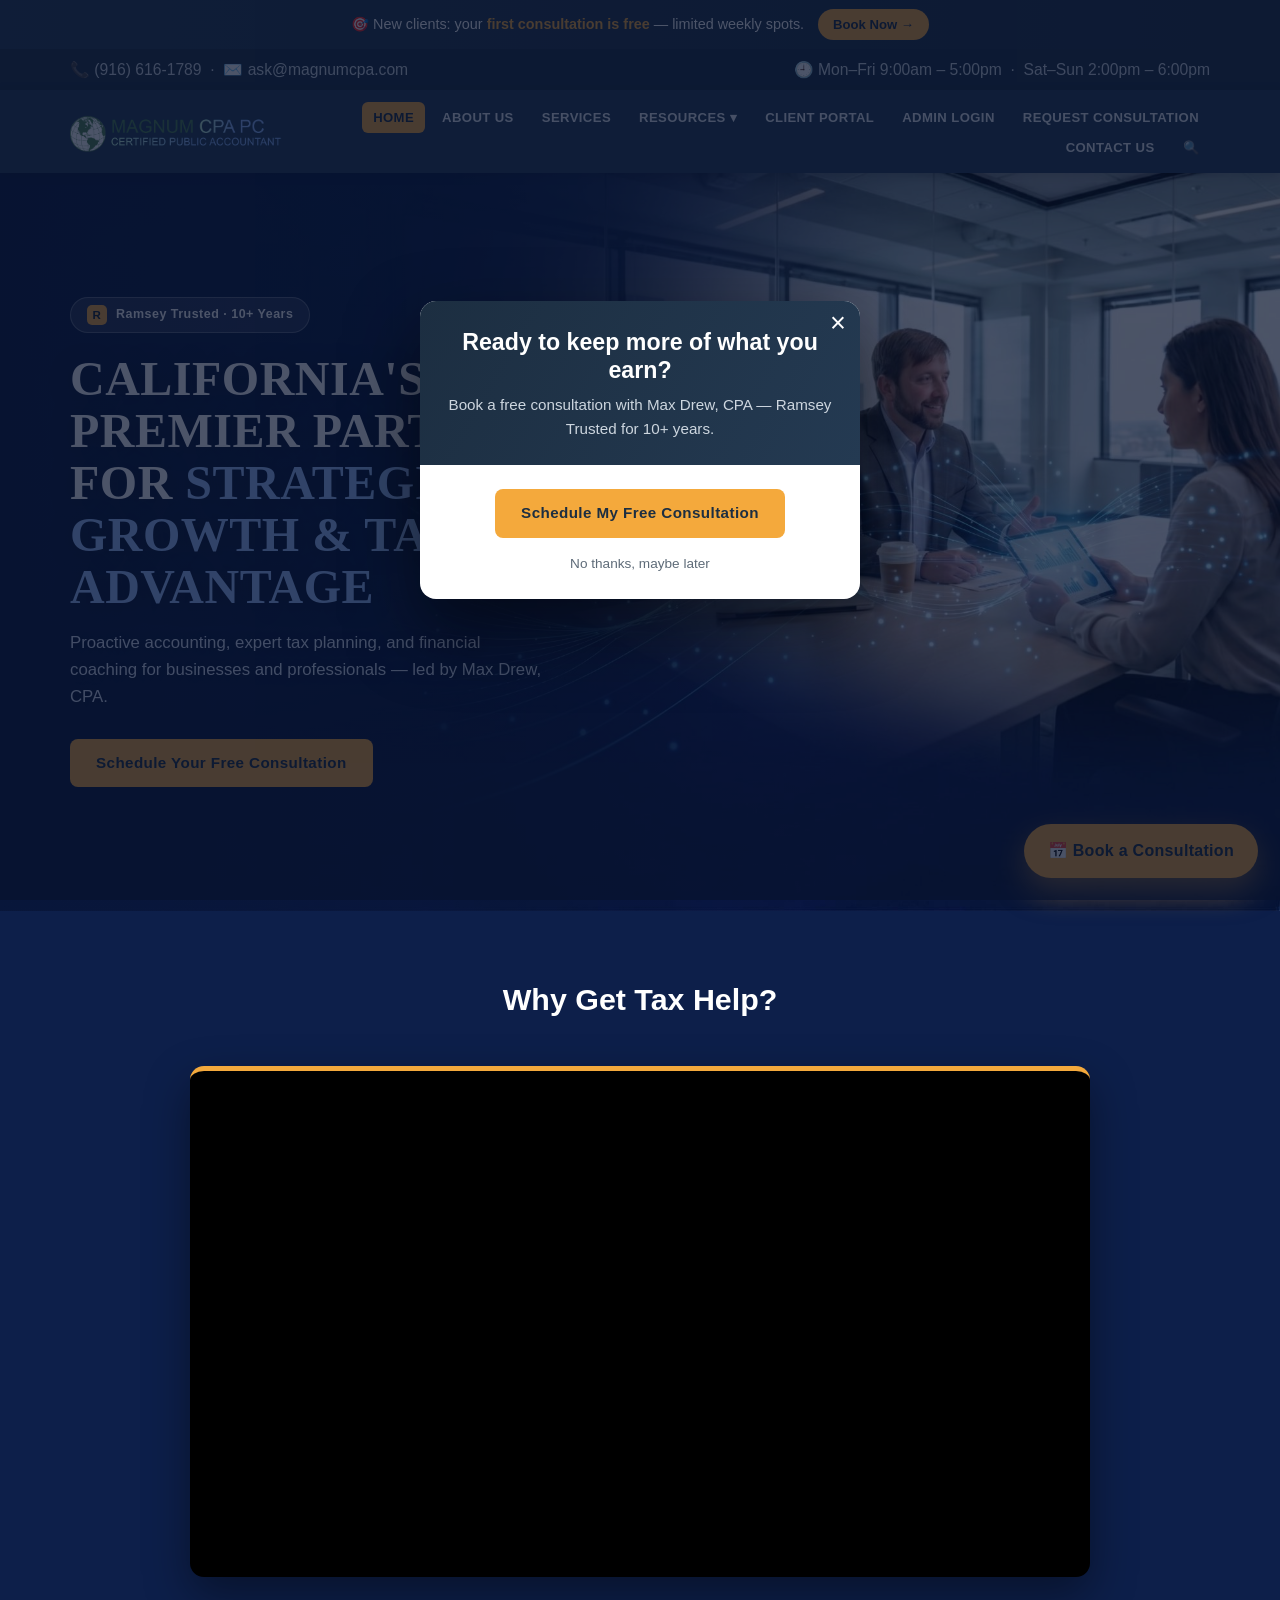
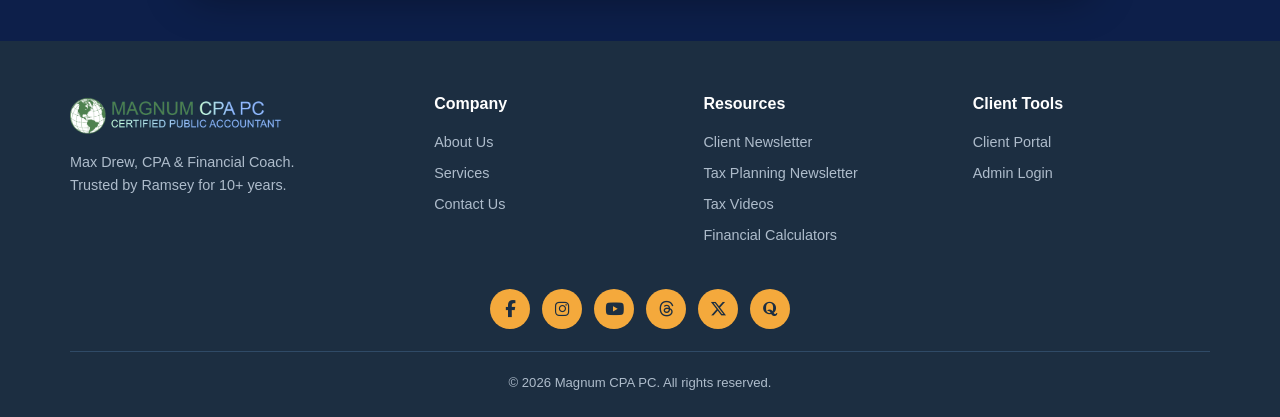
<file: index.html>
<!DOCTYPE html>
<html lang="en">
<head>
<meta charset="UTF-8">
<meta name="viewport" content="width=device-width, initial-scale=1.0">
<title>Magnum CPA PC — Max Drew, CPA | Trusted by Ramsey</title>
<meta name="description" content="Magnum CPA PC — Max Drew, CPA &amp; Financial Coach. Ramsey Trusted for 10+ years. Tax planning, preparation, and financial coaching.">
<link id="fa-cdn" rel="stylesheet" href="https://cdnjs.cloudflare.com/ajax/libs/font-awesome/6.5.1/css/all.min.css">
<style>
  :root{
    --navy:#243a52;
    --navy-dark:#1c2e41;
    --gold:#f4a93c;
    --green:#7fae3a;
    --blue:#2f9fd6;
    --text:#2b2b2b;
    --muted:#5e6b78;
    --bg:#ffffff;
    --bg-alt:#f4f6f8;
    --border:#e2e7ec;
    --radius:10px;
    --maxw:1180px;
  }

  *{box-sizing:border-box;margin:0;padding:0;}
  html{scroll-behavior:smooth;}
  body{
    font-family:-apple-system,BlinkMacSystemFont,"Segoe UI",Roboto,Helvetica,Arial,sans-serif;
    color:var(--text);
    background:linear-gradient(rgba(9,20,46,.74),rgba(9,20,46,.82)),url('images/hero-bg.jpg');
    background-size:cover;background-position:right 28%;background-attachment:fixed;background-color:#0d1f4a;
    line-height:1.6;
    -webkit-font-smoothing:antialiased;
  }
  img{max-width:100%;height:auto;display:block;}
  a{color:inherit;text-decoration:none;}
  .home-section .section-head h2{color:#fff;}
  .home-section .section-head p{color:#dbe4f5;}
  .why-video{max-width:900px;margin:0 auto;border-radius:14px;overflow:hidden;
    box-shadow:0 18px 45px rgba(0,0,0,.4);border-top:5px solid var(--gold);background:#000;}
  .why-video video{display:block;width:100%;height:auto;}
  .why-video iframe{display:block;width:100%;aspect-ratio:16/9;border:0;}
  .calc-wide{max-width:880px;margin:0 auto;background:#fff;border-radius:14px;box-shadow:0 14px 40px rgba(0,0,0,.3);
    display:grid;grid-template-columns:1fr 1fr;gap:0;overflow:hidden;}
  .calc-inputs{padding:30px;}
  .calc-chart{padding:30px;background:#f4f6f8;}
  .calc-chart h4{color:var(--navy);font-size:1.05rem;margin-bottom:18px;}
  .bar-row{display:flex;align-items:center;gap:10px;margin-bottom:16px;font-size:.85rem;color:var(--muted);}
  .bar-row span{width:88px;flex:none;color:var(--navy);font-weight:600;}
  .bar-row .bar{flex:1;height:22px;background:#e2e7ec;border-radius:6px;overflow:hidden;}
  .bar-row .bar i{display:block;height:100%;width:0;background:#c0392b;border-radius:6px;transition:width .5s ease;}
  .bar-row .bar.mag i{background:var(--green);}
  .bar-row b{width:74px;flex:none;text-align:right;color:var(--navy);}
  .savings-note{margin-top:6px;color:var(--muted);font-size:.92rem;}
  .savings-note b{color:var(--green);font-size:1.1rem;}
  @media (max-width:680px){.calc-wide{grid-template-columns:1fr;}}
  .container{max-width:var(--maxw);margin:0 auto;padding:0 20px;}
  .globe{width:40px;height:40px;flex:none;display:block;}

  /* ---------- Top bar ---------- */
  .topbar{
    background:var(--navy-dark);
    color:#cdd6df;
    font-size:.98rem;
    font-weight:500;
  }
  .topbar .container{
    display:flex;flex-wrap:wrap;gap:8px 22px;
    align-items:center;justify-content:space-between;
    padding-top:8px;padding-bottom:8px;
  }
  .topbar a{display:inline-flex;align-items:center;gap:6px;}
  .topbar a:hover{color:#fff;}

  /* ---------- Header / Nav ---------- */
  header.site-header{
    background:var(--navy);
    position:sticky;top:0;z-index:50;
    box-shadow:0 2px 10px rgba(0,0,0,.18);
  }
  .nav-inner{
    display:flex;align-items:center;justify-content:space-between;
    padding-top:14px;padding-bottom:14px;gap:16px;
  }
  .brand{display:flex;align-items:center;gap:12px;color:#fff;}
  .brand .brand-text{line-height:1.1;}
  .brand .brand-text b{font-size:1.15rem;color:var(--green);font-weight:700;}
  .brand .brand-text b span{color:#e9eef3;font-weight:600;}
  .brand .brand-text small{display:block;font-size:.68rem;letter-spacing:.5px;color:#aebccb;}
  /* logo image replaces the old svg + text */
  .brand .globe,.brand .brand-text{display:none;}
  .brand::before{content:"";display:block;width:230px;height:46px;background:url('images/MAGNUM%20CPA%20LOGO.png') left center/contain no-repeat;}

  .nav-toggle{
    display:none;background:transparent;border:0;cursor:pointer;
    padding:8px;border-radius:6px;
  }
  .nav-toggle span{display:block;width:24px;height:2px;background:#fff;margin:5px 0;transition:.3s;}

  nav.main-nav > ul{
    list-style:none;display:flex;flex-wrap:wrap;gap:4px 6px;justify-content:flex-end;align-items:center;
  }
  nav.main-nav a{
    color:#e9eef3;font-size:.82rem;font-weight:600;letter-spacing:.4px;
    padding:8px 11px;border-radius:6px;text-transform:uppercase;
    transition:background .2s,color .2s;white-space:nowrap;
  }
  nav.main-nav a:hover,nav.main-nav a.active{background:var(--gold);color:var(--navy-dark);}
  .has-sub{position:relative;}
  .submenu{position:absolute;top:100%;left:0;min-width:230px;background:var(--navy-dark);border-radius:8px;
    box-shadow:0 12px 30px rgba(0,0,0,.35);padding:6px;display:none;flex-direction:column;gap:2px;z-index:60;list-style:none;}
  .has-sub:hover .submenu{display:flex;}
  .submenu li{width:100%;}
  .submenu a{display:block;text-align:left;border-radius:5px;}
  .search-li a{font-size:1.05rem;}
  .search-overlay{position:fixed;inset:0;background:rgba(8,18,40,.78);display:none;z-index:200;padding:84px 16px 16px;}
  .search-overlay.open{display:block;}
  .search-box{max-width:640px;margin:0 auto;background:#fff;border-radius:14px;overflow:hidden;box-shadow:0 30px 70px rgba(0,0,0,.5);}
  .search-top{display:flex;align-items:center;gap:10px;padding:14px 18px;border-bottom:1px solid var(--border);}
  .search-ic{font-size:1.2rem;}
  .search-top input{flex:1;border:0;outline:none;font-size:1.1rem;color:#222;font-family:inherit;background:transparent;}
  .search-close{background:transparent;border:0;font-size:1.7rem;line-height:1;cursor:pointer;color:var(--muted);padding:0 4px;}
  .search-results{max-height:62vh;overflow:auto;}
  .search-results a{display:block;padding:14px 18px;border-bottom:1px solid #eef1f5;color:var(--navy);}
  .search-results a:hover{background:#f4f6f8;}
  .search-results a b{display:block;font-size:1rem;}
  .search-results a span{font-size:.86rem;color:var(--muted);}
  .search-none{padding:20px 18px;color:var(--muted);}

  /* ---------- Hero (photo background) ---------- */
  .hero{position:relative;overflow:hidden;color:#fff;
    background:#0d1f4a url('images/hero-bg.jpg') no-repeat;background-size:cover;background-position:right 28%;}
  .hero::before{content:"";position:absolute;inset:0;pointer-events:none;
    background:linear-gradient(90deg,rgba(8,22,58,.94) 0%,rgba(8,22,58,.7) 34%,rgba(8,22,58,.25) 54%,rgba(8,22,58,0) 70%);}
  .hero-wrap{position:relative;z-index:2;display:flex;align-items:center;min-height:560px;padding:60px 0;}
  .hero-info{max-width:540px;}
  .hero-info .kicker{display:inline-flex;align-items:center;gap:9px;background:rgba(255,255,255,.12);
    border:1px solid rgba(255,255,255,.25);border-radius:30px;padding:7px 16px;font-size:.78rem;
    font-weight:700;letter-spacing:.5px;margin-bottom:20px;}
  .hero-info .kicker .r{background:var(--gold);color:#13212f;width:20px;height:20px;border-radius:5px;
    display:grid;place-items:center;font-weight:800;font-size:.72rem;}
  .hero-info h1{font-family:Georgia,'Times New Roman',serif;font-size:3rem;line-height:1.08;
    font-weight:700;text-transform:uppercase;letter-spacing:.5px;margin-bottom:18px;text-shadow:0 2px 22px rgba(0,0,0,.45);}
  .hero-info h1 .accent{color:#9ec3ff;}
  .hero-info p.lede{color:#dbe4f5;max-width:480px;font-size:1.05rem;margin-bottom:28px;text-shadow:0 1px 10px rgba(0,0,0,.35);}
  .hero-cta{display:flex;flex-wrap:wrap;gap:14px;}

  /* ---------- Buttons ---------- */
  .btn{
    display:inline-block;background:var(--gold);color:var(--navy-dark);
    font-weight:700;padding:12px 26px;border-radius:8px;border:0;cursor:pointer;
    transition:transform .15s,box-shadow .2s;letter-spacing:.4px;font-size:.95rem;
  }
  .btn:hover{transform:translateY(-2px);box-shadow:0 8px 20px rgba(244,169,60,.4);}
  .btn.outline{background:transparent;border:2px solid #fff;color:#fff;}
  .btn.green{background:var(--green);color:#fff;}
  .hero-cta{display:flex;flex-wrap:wrap;gap:12px;margin-top:6px;}

  /* ---------- Sections ---------- */
  section{padding:64px 0;}
  section.alt{background:var(--bg-alt);}
  .section-head{text-align:center;max-width:720px;margin:0 auto 42px;}
  .section-head h2{font-size:1.9rem;color:var(--navy);margin-bottom:10px;}
  .section-head .kicker{color:var(--green);font-weight:700;letter-spacing:1.5px;text-transform:uppercase;font-size:.78rem;}
  .section-head p{color:var(--muted);}

  .grid{display:grid;gap:24px;}
  .grid-3{grid-template-columns:repeat(3,1fr);}
  .grid-4{grid-template-columns:repeat(4,1fr);}
  .grid-2{grid-template-columns:repeat(2,1fr);}

  .card{
    background:#fff;border:1px solid var(--border);border-radius:var(--radius);
    padding:28px;transition:transform .2s,box-shadow .2s;
  }
  .card:hover{transform:translateY(-4px);box-shadow:0 12px 28px rgba(36,58,82,.12);}
  .card .ic{
    width:52px;height:52px;border-radius:12px;background:var(--navy);
    color:var(--gold);display:grid;place-items:center;font-size:1.4rem;margin-bottom:16px;
  }
  .card h3{color:var(--navy);font-size:1.15rem;margin-bottom:8px;}
  .card p{color:var(--muted);font-size:.95rem;}
  .card .more{color:var(--blue);font-weight:600;font-size:.9rem;margin-top:12px;display:inline-block;}

  /* About */
  .about-grid{display:grid;grid-template-columns:1fr 1.2fr;gap:40px;align-items:center;}
  .about-grid .photo-box{
    background:var(--navy);border-radius:14px;padding:30px;display:grid;place-items:center;
  }
  .about-grid .photo-box .ring{
    width:230px;height:230px;border-radius:50%;
    background:linear-gradient(160deg,var(--gold),#f57c2b);overflow:hidden;display:grid;place-items:center;
  }
  .about-grid .photo-box .ring img{width:100%;height:100%;object-fit:cover;border-radius:50%;}
  .about-grid h2{color:var(--navy);font-size:1.8rem;margin-bottom:14px;}
  .about-grid p{color:var(--muted);margin-bottom:14px;}
  .stats{display:flex;gap:30px;margin-top:18px;flex-wrap:wrap;}
  .stats .s b{display:block;font-size:1.8rem;color:var(--green);}
  .stats .s span{color:var(--muted);font-size:.85rem;}

  /* Calculator */
  .calc{max-width:520px;margin:0 auto;background:#fff;border:1px solid var(--border);border-radius:var(--radius);padding:32px;}
  .calc h3{color:var(--navy);margin-bottom:18px;}
  .field{margin-bottom:16px;}
  .field label{display:block;font-size:.85rem;font-weight:600;color:var(--navy);margin-bottom:6px;}
  .field input,.field select{
    width:100%;padding:11px 14px;border:1px solid var(--border);border-radius:8px;font-size:1rem;
  }
  .field input:focus,.field select:focus{outline:2px solid var(--gold);border-color:transparent;}
  .calc-result{
    margin-top:18px;padding:18px;border-radius:8px;background:var(--bg-alt);text-align:center;
  }
  .calc-result b{font-size:1.6rem;color:var(--green);display:block;}
  .calc-result span{color:var(--muted);font-size:.85rem;}

  /* Newsletter / video / resource lists */
  .list-card{display:flex;gap:16px;align-items:flex-start;}
  .list-card .date{
    background:var(--navy);color:#fff;border-radius:8px;text-align:center;padding:10px 12px;flex:none;
  }
  .list-card .date b{display:block;font-size:1.3rem;}.list-card .date span{font-size:.7rem;}
  .video-thumb{
    background:var(--navy);border-radius:var(--radius);aspect-ratio:16/9;
    display:grid;place-items:center;color:#fff;position:relative;overflow:hidden;
  }
  .video-thumb .play{
    width:58px;height:58px;border-radius:50%;background:rgba(244,169,60,.95);
    display:grid;place-items:center;color:var(--navy-dark);font-size:1.3rem;
  }
  .video-thumb .play:after{content:"▶";margin-left:3px;}

  /* Contact */
  .contact-grid{display:grid;grid-template-columns:1fr 1fr;gap:40px;}
  .contact-info .row{display:flex;gap:14px;align-items:flex-start;margin-bottom:22px;}
  .contact-info .row .ic{
    width:44px;height:44px;border-radius:10px;background:var(--navy);color:var(--gold);
    display:grid;place-items:center;flex:none;font-size:1.1rem;
  }
  .contact-info .row b{color:var(--navy);display:block;}
  .contact-info .row span{color:var(--muted);font-size:.92rem;}
  form.contact-form .field textarea{
    width:100%;padding:11px 14px;border:1px solid var(--border);border-radius:8px;font-size:1rem;font-family:inherit;resize:vertical;
  }

  /* CTA band */
  .cta-band{background:var(--navy);color:#fff;text-align:center;}
  .cta-band h2{font-size:1.9rem;margin-bottom:10px;}
  .cta-band p{color:#cdd6df;margin-bottom:24px;}

  /* Footer */
  footer{background:var(--navy-dark);color:#aebccb;padding:50px 0 24px;}
  .foot-grid{display:grid;grid-template-columns:1.4fr 1fr 1fr 1fr;gap:32px;margin-bottom:34px;}
  footer h4{color:#fff;font-size:1rem;margin-bottom:14px;}
  footer ul{list-style:none;}
  footer ul li{margin-bottom:8px;font-size:.9rem;}
  footer ul li a:hover{color:var(--gold);}
  footer .copy{border-top:1px solid #2f4a66;padding-top:20px;font-size:.82rem;text-align:center;}
  .social{display:flex;gap:12px;justify-content:center;margin:6px 0 22px;}
  .social a{width:40px;height:40px;border-radius:50%;background:var(--gold);color:var(--navy-dark);display:grid;place-items:center;font-size:1.05rem;transition:transform .15s,filter .2s;}
  .social a:hover{transform:translateY(-3px);filter:brightness(1.06);}
  .book-fab{position:fixed;right:22px;bottom:22px;z-index:90;background:var(--gold);color:var(--navy-dark);
    font-weight:800;padding:14px 24px;border-radius:40px;display:inline-flex;align-items:center;gap:8px;letter-spacing:.3px;
    box-shadow:0 12px 30px rgba(244,169,60,.5);transition:transform .15s,box-shadow .2s;animation:bookpulse 2.8s ease-in-out infinite;}
  .book-fab:hover{transform:translateY(-3px);box-shadow:0 16px 40px rgba(244,169,60,.7);}
  @keyframes bookpulse{0%,100%{box-shadow:0 12px 30px rgba(244,169,60,.45);}50%{box-shadow:0 14px 44px rgba(244,169,60,.85);}}
  @media(max-width:560px){.book-fab{right:14px;bottom:14px;padding:12px 18px;font-size:.92rem;}}
  .announce{background:linear-gradient(90deg,var(--navy),var(--navy-dark));color:#fff;text-align:center;
    font-size:.9rem;padding:9px 16px;display:flex;gap:14px;align-items:center;justify-content:center;flex-wrap:wrap;}
  .announce b{color:var(--gold);}
  .announce a{background:var(--gold);color:var(--navy-dark);font-weight:800;padding:5px 15px;border-radius:20px;font-size:.82rem;white-space:nowrap;}
  .announce a:hover{filter:brightness(1.05);}
  .bookpop-overlay{position:fixed;inset:0;background:rgba(8,18,46,.72);z-index:120;display:none;align-items:center;justify-content:center;padding:18px;}
  .bookpop-overlay.show{display:flex;}
  .bookpop{background:#fff;border-radius:16px;max-width:440px;width:100%;overflow:hidden;box-shadow:0 30px 70px rgba(0,0,0,.5);position:relative;animation:popin .3s ease;}
  @keyframes popin{from{transform:translateY(20px);opacity:0;}to{transform:translateY(0);opacity:1;}}
  .bookpop .top{background:linear-gradient(120deg,var(--navy-dark),var(--navy));color:#fff;padding:28px 26px 24px;text-align:center;}
  .bookpop .top h3{font-size:1.45rem;line-height:1.2;margin-bottom:8px;}
  .bookpop .top p{color:#cdd6df;font-size:.95rem;}
  .bookpop .body{padding:24px;text-align:center;}
  .bookpop .x{position:absolute;top:8px;right:14px;background:0;border:0;color:#fff;font-size:1.7rem;line-height:1;cursor:pointer;}

  /* ---------- Responsive ---------- */
  @media (max-width:980px){
    .grid-4{grid-template-columns:repeat(2,1fr);}
    .foot-grid{grid-template-columns:1fr 1fr;}
  }
  @media (max-width:980px){
    body{background-attachment:scroll;}
    .nav-toggle{display:block;}
    nav.main-nav{
      position:absolute;top:100%;left:0;right:0;background:var(--navy-dark);
      max-height:0;overflow:hidden;transition:max-height .35s ease;
    }
    nav.main-nav.open{max-height:680px;overflow:auto;}
    nav.main-nav > ul{flex-direction:column;gap:0;padding:8px 0;}
    nav.main-nav li{width:100%;}
    nav.main-nav a{display:block;padding:13px 24px;border-radius:0;border-bottom:1px solid #2f4a66;text-align:left;}
    .submenu{position:static;display:none;box-shadow:none;background:#0f2236;padding:0;min-width:0;}
    .has-sub.open .submenu{display:flex;}
    .submenu a{padding-left:40px;}
    .hero-wrap{min-height:440px;padding:48px 0;}
    .hero-info{max-width:100%;}
    .hero-info h1{font-size:2.1rem;}
    .hero::before{background:linear-gradient(180deg,rgba(8,22,58,.9) 0%,rgba(8,22,58,.78) 55%,rgba(8,22,58,.55) 100%);}
    .about-grid,.contact-grid{grid-template-columns:1fr;}
    .grid-3{grid-template-columns:1fr;}
    .grid-2{grid-template-columns:1fr;}
  }
  @media (max-width:600px){
    .container{padding:0 16px;}
    .topbar .container{justify-content:center;text-align:center;gap:2px 14px;font-size:.74rem;padding:7px 14px;}
    .grid-4{grid-template-columns:1fr;}
    .foot-grid{grid-template-columns:1fr;}
    .hero-info h1{font-size:1.75rem;}
    .hero-info p.lede{font-size:.98rem;}
    .hero-cta{flex-direction:column;}
    .hero-cta .btn{width:100%;text-align:center;}
    .section-head h2{font-size:1.5rem;}
    .brand::before{width:180px;height:40px;}
    .bar-row span{width:72px;font-size:.8rem;}
    .bar-row b{width:64px;font-size:.85rem;}
  }
</style>
</head>
<body>

<!-- ===== Reusable globe icon (used in header, hero & footer logos) ===== -->
<svg width="0" height="0" style="position:absolute" aria-hidden="true">
  <symbol id="globeIcon" viewBox="0 0 100 100">
    <defs>
      <radialGradient id="gOcean" cx="40%" cy="34%" r="80%">
        <stop offset="0%" stop-color="#dcf0fb"/>
        <stop offset="58%" stop-color="#a9d6f2"/>
        <stop offset="100%" stop-color="#6db4e0"/>
      </radialGradient>
      <clipPath id="gClip"><circle cx="50" cy="50" r="47"/></clipPath>
    </defs>
    <!-- ocean -->
    <circle cx="50" cy="50" r="47" fill="url(#gOcean)"/>
    <!-- lat / long grid -->
    <g clip-path="url(#gClip)" fill="none" stroke="#ffffff" stroke-width="0.8" opacity=".35">
      <line x1="3" y1="32" x2="97" y2="32"/><line x1="3" y1="50" x2="97" y2="50"/>
      <line x1="3" y1="68" x2="97" y2="68"/><line x1="50" y1="3" x2="50" y2="97"/>
      <ellipse cx="50" cy="50" rx="20" ry="47"/><ellipse cx="50" cy="50" rx="37" ry="47"/>
    </g>
    <!-- North America -->
    <g clip-path="url(#gClip)">
      <path d="M28 18 C34 16 44 17 52 20 C60 22 70 24 74 30 C76 34 72 38 70 42 C72 46 70 52 64 56 C62 60 60 60 58 64 C57 68 55 66 54 62 C52 60 50 60 47 64 C44 70 42 78 38 82 C36 84 34 82 35 76 C36 70 34 64 32 58 C30 52 26 48 24 42 C22 36 22 28 25 22 C26 20 27 19 28 18 Z"
            fill="#5b9a3a" stroke="#467a2c" stroke-width="1"/>
      <!-- west coast highlight -->
      <path d="M32 58 C30 52 26 48 24 42 C22 36 22 28 25 22"
            fill="none" stroke="#f4a93c" stroke-width="3.6" stroke-linecap="round" stroke-linejoin="round"/>
      <!-- west coast location marker -->
      <circle cx="24.5" cy="43" r="3.6" fill="#e8442b" stroke="#fff" stroke-width="1.3"/>
    </g>
    <!-- sphere rim -->
    <circle cx="50" cy="50" r="47" fill="none" stroke="#2f6d96" stroke-width="2"/>
  </symbol>
</svg>

<!-- ===== Announcement / booking banner ===== -->
<div class="announce">
  <span>🎯 New clients: your <b>first consultation is free</b> — limited weekly spots.</span>
  <a href="request-consultation.html">Book Now →</a>
</div>

<!-- ===== Top contact bar ===== -->
<div class="topbar">
  <div class="container">
    <span>📞 (916) 616-1789 &nbsp;·&nbsp; ✉️ ask@magnumcpa.com</span>
    <span>🕘 Mon–Fri 9:00am – 5:00pm &nbsp;·&nbsp; Sat–Sun 2:00pm – 6:00pm</span>
  </div>
</div>

<!-- ===== Header / Navigation ===== -->
<header class="site-header">
  <div class="container nav-inner">
    <a href="#home" class="brand">
      <svg class="globe" aria-hidden="true"><use href="#globeIcon"/></svg>
      <span class="brand-text">
        <b>Magnum <span>CPA PC</span></b>
        <small>CERTIFIED PUBLIC ACCOUNTANT</small>
      </span>
    </a>

    <button class="nav-toggle" id="navToggle" aria-label="Toggle navigation" aria-expanded="false">
      <span></span><span></span><span></span>
    </button>

    <nav class="main-nav" id="mainNav">
      <ul>
        <li><a href="index.html" class="active">Home</a></li>
        <li><a href="about.html">About Us</a></li>
        <li><a href="services.html">Services</a></li>
        <li class="has-sub">
          <a href="#" class="sub-toggle">Resources ▾</a>
          <ul class="submenu">
            <li><a href="client-newsletter.html">Client Newsletter</a></li>
            <li><a href="tax-planning-newsletter.html">Tax Planning Newsletter</a></li>
            <li><a href="tax-videos.html">Tax Videos</a></li>
            <li><a href="financial-calculators.html">Financial Calculators</a></li>
          </ul>
        </li>
        <li><a href="client-portal.html" target="_blank" rel="noopener">Client Portal</a></li>
        <li><a href="admin-login.html" target="_blank" rel="noopener">Admin Login</a></li>
        <li><a href="request-consultation.html">Request Consultation</a></li>
        <li><a href="contact.html">Contact Us</a></li>
        <li class="search-li"><a href="#" class="search-btn" aria-label="Search the site">🔍</a></li>
      </ul>
    </nav>
  </div>
</header>

<!-- ===== Hero ===== -->
<section class="hero" id="home">
  <div class="container">
    <div class="hero-wrap">
      <div class="hero-info">
        <span class="kicker"><span class="r">R</span> Ramsey Trusted · 10+ Years</span>
        <h1>California's Premier Partner for <span class="accent">Strategic Growth &amp; Tax Advantage</span></h1>
        <p class="lede">Proactive accounting, expert tax planning, and financial coaching for businesses and professionals — led by Max Drew, CPA.</p>
        <div class="hero-cta">
          <a href="request-consultation.html" class="btn">Schedule Your Free Consultation</a>
        </div>
      </div>
    </div>
  </div>
</section>

<!-- ===== Why Get Tax Help ===== -->
<section class="home-section" style="padding:64px 0;">
  <div class="container">
    <div class="section-head">
      <h2>Why Get Tax Help?</h2>
    </div>
    <div class="why-video">
      <iframe src="https://www.youtube.com/embed/8ZnrVnLpm-o?rel=0"
              title="Magnum CPA PC — Why Get Tax Help?" loading="lazy"
              allow="accelerometer; autoplay; clipboard-write; encrypted-media; gyroscope; picture-in-picture; web-share"
              referrerpolicy="strict-origin-when-cross-origin" allowfullscreen></iframe>
    </div>
  </div>
</section>


<!-- ===== Footer ===== -->
<footer>
  <div class="container">
    <div class="foot-grid">
      <div>
        <div class="brand" style="margin-bottom:14px;">
          <svg class="globe" aria-hidden="true"><use href="#globeIcon"/></svg>
          <span class="brand-text"><b>Magnum <span>CPA PC</span></b><small>CERTIFIED PUBLIC ACCOUNTANT</small></span>
        </div>
        <p style="font-size:.9rem;">Max Drew, CPA &amp; Financial Coach.<br>Trusted by Ramsey for 10+ years.</p>
      </div>
      <div>
        <h4>Company</h4>
        <ul>
          <li><a href="about.html">About Us</a></li>
          <li><a href="services.html">Services</a></li>
          <li><a href="contact.html">Contact Us</a></li>
        </ul>
      </div>
      <div>
        <h4>Resources</h4>
        <ul>
          <li><a href="client-newsletter.html">Client Newsletter</a></li>
          <li><a href="tax-planning-newsletter.html">Tax Planning Newsletter</a></li>
          <li><a href="tax-videos.html">Tax Videos</a></li>
            <li><a href="financial-calculators.html">Financial Calculators</a></li>
        </ul>
      </div>
      <div>
        <h4>Client Tools</h4>
        <ul>
          <li><a href="client-portal.html" target="_blank" rel="noopener">Client Portal</a></li>
          <li><a href="admin-login.html" target="_blank" rel="noopener">Admin Login</a></li>
        </ul>
      </div>
    </div>
    <div class="social">
      <a href="https://www.facebook.com/max.drew.522" target="_blank" rel="noopener" aria-label="Facebook"><i class="fa-brands fa-facebook-f"></i></a>
      <a href="https://www.instagram.com/magnumcpa11/" target="_blank" rel="noopener" aria-label="Instagram"><i class="fa-brands fa-instagram"></i></a>
      <a href="https://www.youtube.com/@MaxDrew" target="_blank" rel="noopener" aria-label="YouTube"><i class="fa-brands fa-youtube"></i></a>
      <a href="https://www.threads.com/@magnumcpa11?xmt=AQG0ulpk6R3kK_t4bDitznWtQA3G7iO-LKH2PQMVhY07s6E" target="_blank" rel="noopener" aria-label="Threads"><i class="fa-brands fa-threads"></i></a>
      <a href="https://x.com/MagnumCPA11" target="_blank" rel="noopener" aria-label="X"><i class="fa-brands fa-x-twitter"></i></a>
      <a href="https://www.quora.com/profile/Magnum-CPA" target="_blank" rel="noopener" aria-label="Quora"><i class="fa-brands fa-quora"></i></a>
    </div>
    <div class="copy">© <span id="year"></span> Magnum CPA PC. All rights reserved.</div>
  </div>
</footer>

<script>
  // Mobile nav toggle
  const toggle = document.getElementById('navToggle');
  const nav = document.getElementById('mainNav');
  toggle.addEventListener('click', () => {
    const open = nav.classList.toggle('open');
    toggle.setAttribute('aria-expanded', open);
  });
  // Resources dropdown: tap to expand on mobile
  document.querySelectorAll('.has-sub > .sub-toggle').forEach(a => {
    a.addEventListener('click', e => {
      if (window.matchMedia('(max-width:860px)').matches){
        e.preventDefault();
        a.parentNode.classList.toggle('open');
      }
    });
  });

  // Current year
  document.getElementById('year').textContent = new Date().getFullYear();

  // One-time booking popup (shows once per browser session)
  function closeBookPop(){ document.getElementById('bookPop').classList.remove('show'); }
  (function(){
    if (sessionStorage.getItem('magnum_bookpop')) return;
    var shown = false;
    function show(){
      if (shown) return; shown = true;
      sessionStorage.setItem('magnum_bookpop','1');
      document.getElementById('bookPop').classList.add('show');
    }
    window.addEventListener('scroll', function(){
      if (window.scrollY > document.body.scrollHeight * 0.35) show();
    }, {passive:true});
    setTimeout(show, 25000); // fallback if they don't scroll far
  })();
</script>
<a class="book-fab" href="request-consultation.html">📅 Book a Consultation</a>

<!-- ===== One-time booking popup ===== -->
<div class="bookpop-overlay" id="bookPop" onclick="if(event.target===this)closeBookPop()">
  <div class="bookpop">
    <button class="x" onclick="closeBookPop()" aria-label="Close">&times;</button>
    <div class="top">
      <h3>Ready to keep more of what you earn?</h3>
      <p>Book a free consultation with Max Drew, CPA — Ramsey Trusted for 10+ years.</p>
    </div>
    <div class="body">
      <a href="request-consultation.html" class="btn" style="display:inline-block;">Schedule My Free Consultation</a>
      <div style="margin-top:12px;"><a href="#" onclick="closeBookPop();return false;" style="color:var(--muted);font-size:.85rem;">No thanks, maybe later</a></div>
    </div>
  </div>
</div>

<script src="search.js"></script>
</body>
</html>
</file>
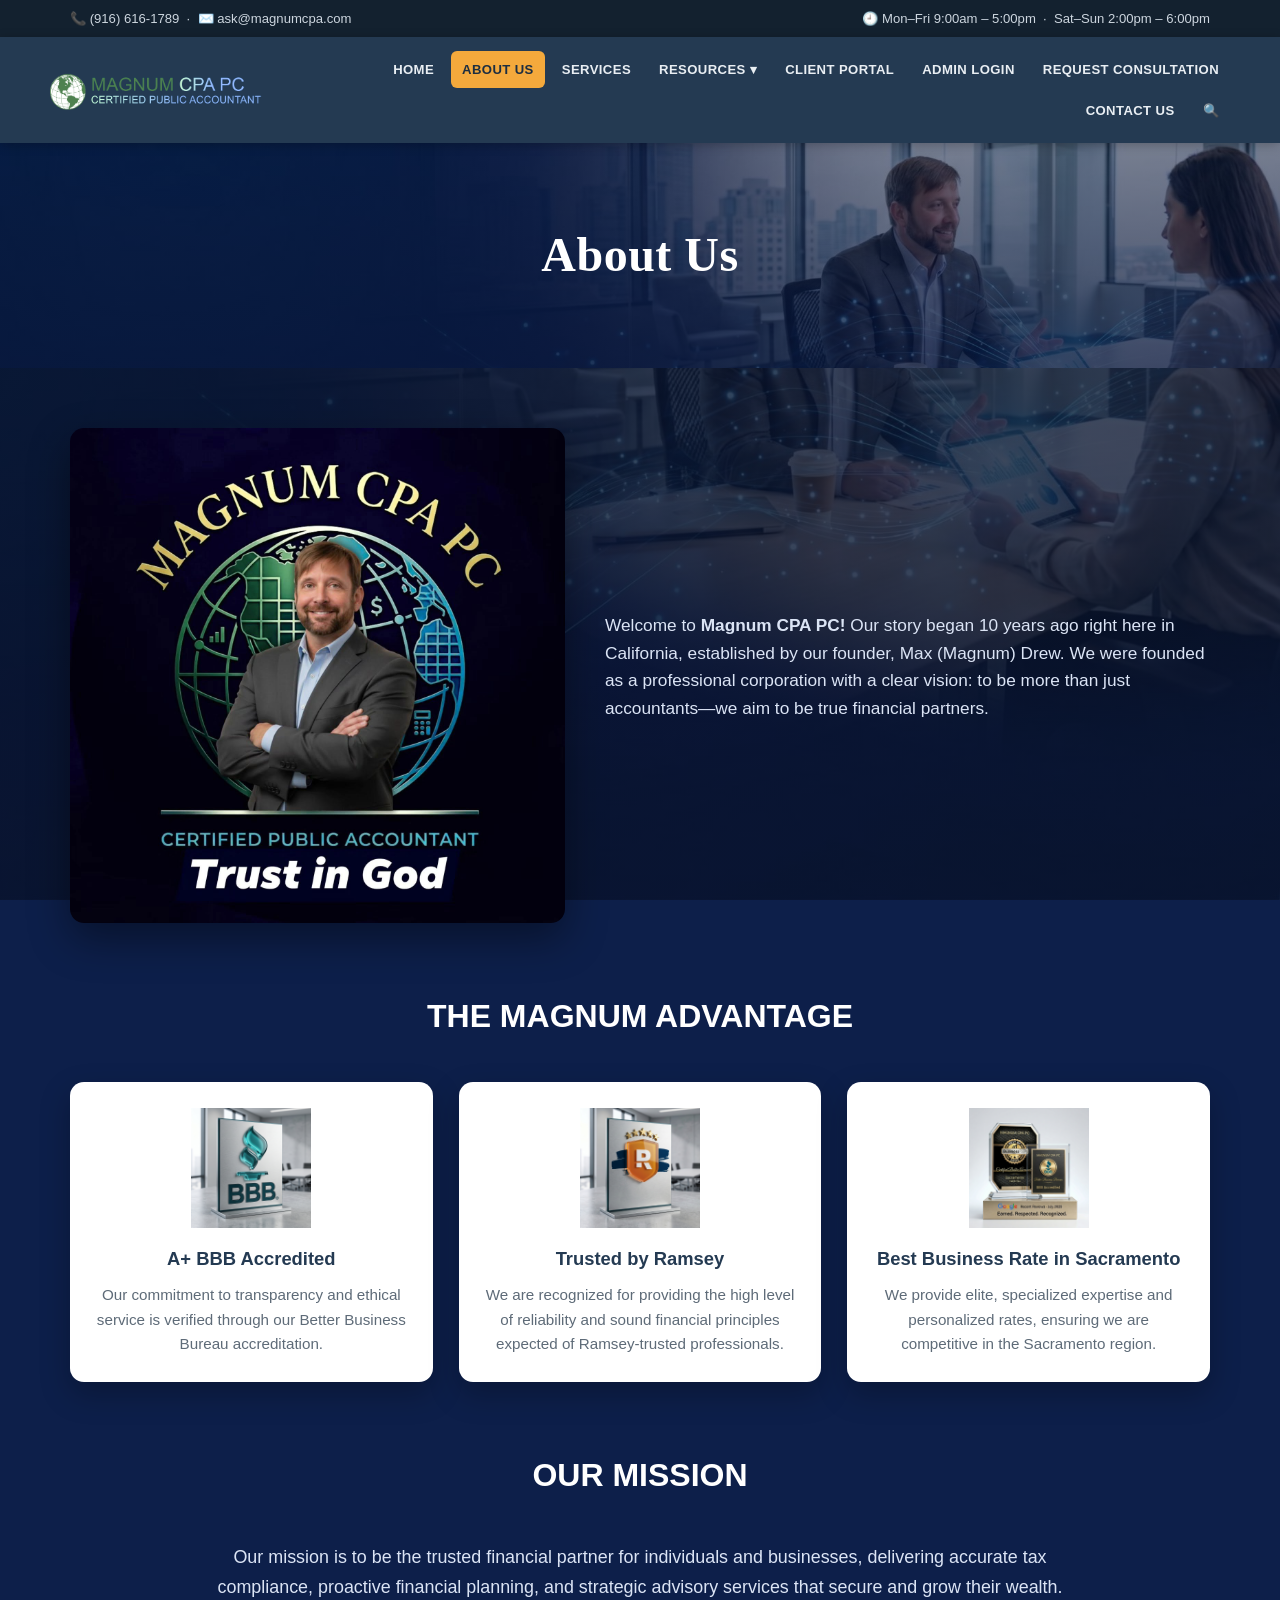
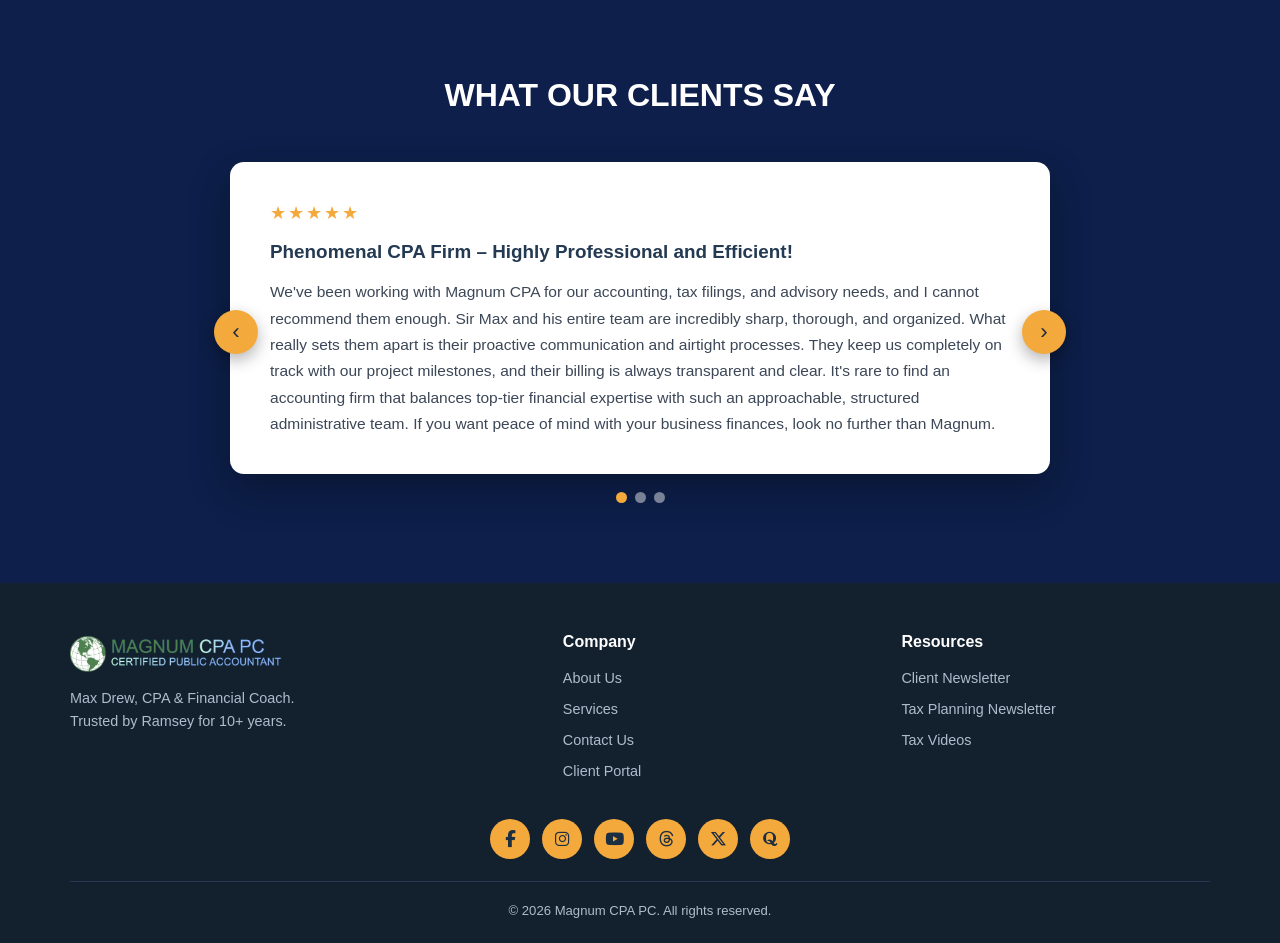
<file: about.html>
<!DOCTYPE html>
<html lang="en">
<head>
<meta charset="UTF-8">
<meta name="viewport" content="width=device-width, initial-scale=1.0">
<title>About Us — Magnum CPA PC</title>
<meta name="description" content="About Magnum CPA PC — founded in California by Max (Magnum) Drew. BBB accredited, Ramsey trusted, and best business rate in Sacramento.">
<link rel="stylesheet" href="site.css">
</head>
<body>

<div class="topbar">
  <div class="container">
    <span>📞 (916) 616-1789 &nbsp;·&nbsp; ✉️ ask@magnumcpa.com</span>
    <span>🕘 Mon–Fri 9:00am – 5:00pm &nbsp;·&nbsp; Sat–Sun 2:00pm – 6:00pm</span>
  </div>
</div>

<header class="site-header">
  <div class="container nav-inner">
    <a href="index.html" class="brand">
      <svg class="globe" viewBox="0 0 100 100" aria-hidden="true">
        <defs><radialGradient id="gO" cx="40%" cy="34%" r="80%"><stop offset="0%" stop-color="#dcf0fb"/><stop offset="58%" stop-color="#a9d6f2"/><stop offset="100%" stop-color="#6db4e0"/></radialGradient><clipPath id="gC"><circle cx="50" cy="50" r="47"/></clipPath></defs>
        <circle cx="50" cy="50" r="47" fill="url(#gO)"/>
        <g clip-path="url(#gC)" fill="none" stroke="#fff" stroke-width="0.8" opacity=".35"><line x1="3" y1="32" x2="97" y2="32"/><line x1="3" y1="50" x2="97" y2="50"/><line x1="3" y1="68" x2="97" y2="68"/><line x1="50" y1="3" x2="50" y2="97"/><ellipse cx="50" cy="50" rx="20" ry="47"/><ellipse cx="50" cy="50" rx="37" ry="47"/></g>
        <g clip-path="url(#gC)"><path d="M28 18 C34 16 44 17 52 20 C60 22 70 24 74 30 C76 34 72 38 70 42 C72 46 70 52 64 56 C62 60 60 60 58 64 C57 68 55 66 54 62 C52 60 50 60 47 64 C44 70 42 78 38 82 C36 84 34 82 35 76 C36 70 34 64 32 58 C30 52 26 48 24 42 C22 36 22 28 25 22 C26 20 27 19 28 18 Z" fill="#5b9a3a" stroke="#467a2c" stroke-width="1"/><path d="M32 58 C30 52 26 48 24 42 C22 36 22 28 25 22" fill="none" stroke="#f4a93c" stroke-width="3.6" stroke-linecap="round"/><circle cx="24.5" cy="43" r="3.6" fill="#e8442b" stroke="#fff" stroke-width="1.3"/></g>
        <circle cx="50" cy="50" r="47" fill="none" stroke="#2f6d96" stroke-width="2"/>
      </svg>
      <span class="brand-text"><b>Magnum <span>CPA PC</span></b><small>CERTIFIED PUBLIC ACCOUNTANT</small></span>
    </a>
    <button class="nav-toggle" id="navToggle" aria-label="Toggle navigation" aria-expanded="false"><span></span><span></span><span></span></button>
    <nav class="main-nav" id="mainNav">
      <ul>
        <li><a href="index.html">Home</a></li>
        <li><a href="about.html" class="active">About Us</a></li>
        <li><a href="services.html">Services</a></li>
        <li class="has-sub">
          <a href="#" class="sub-toggle">Resources ▾</a>
          <ul class="submenu">
            <li><a href="client-newsletter.html">Client Newsletter</a></li>
            <li><a href="tax-planning-newsletter.html">Tax Planning Newsletter</a></li>
            <li><a href="tax-videos.html">Tax Videos</a></li>
          </ul>
        </li>
        <li><a href="client-portal.html" target="_blank" rel="noopener">Client Portal</a></li>
        <li><a href="admin-login.html" target="_blank" rel="noopener">Admin Login</a></li>
        <li><a href="request-consultation.html">Request Consultation</a></li>
        <li><a href="contact.html">Contact Us</a></li>
        <li class="search-li"><a href="#" class="search-btn" aria-label="Search the site">🔍</a></li>
      </ul>
    </nav>
  </div>
</header>

<section class="page-hero"><h1>About Us</h1></section>

<!-- intro -->
<section class="section">
  <div class="container">
    <div class="about-intro">
      <img src="images/Max-about-us-2.jpg" alt="Max Drew, founder of Magnum CPA PC">
      <div class="txt">
        <p>Welcome to <b>Magnum CPA PC!</b> Our story began 10 years ago right here in California, established by our founder, Max (Magnum) Drew. We were founded as a professional corporation with a clear vision: to be more than just accountants—we aim to be true financial partners.</p>
      </div>
    </div>
  </div>
</section>

<!-- the magnum advantage -->
<section class="section" style="padding-top:0;">
  <div class="container">
    <div class="section-head"><h2>THE MAGNUM ADVANTAGE</h2></div>
    <div class="adv-grid">
      <div class="adv-card">
        <div class="badge-img"><img src="images/BBB.jpg" alt="BBB Accredited"></div>
        <h3>A+ BBB Accredited</h3>
        <p>Our commitment to transparency and ethical service is verified through our Better Business Bureau accreditation.</p>
      </div>
      <div class="adv-card">
        <div class="badge-img"><img src="images/Ramsey.jpg" alt="Trusted by Ramsey"></div>
        <h3>Trusted by Ramsey</h3>
        <p>We are recognized for providing the high level of reliability and sound financial principles expected of Ramsey-trusted professionals.</p>
      </div>
      <div class="adv-card">
        <div class="badge-img"><img src="images/Ramsey-%26-Google.jpg" alt="Best Business Rate in Sacramento"></div>
        <h3>Best Business Rate in Sacramento</h3>
        <p>We provide elite, specialized expertise and personalized rates, ensuring we are competitive in the Sacramento region.</p>
      </div>
    </div>
  </div>
</section>

<!-- ===== Our Mission ===== -->
<section class="section" style="padding-top:0;">
  <div class="container">
    <div class="section-head"><h2>OUR MISSION</h2></div>
    <p style="max-width:860px;margin:0 auto;text-align:center;color:#dbe4f5;font-size:1.12rem;line-height:1.7;">
      Our mission is to be the trusted financial partner for individuals and businesses, delivering accurate tax compliance, proactive financial planning, and strategic advisory services that secure and grow their wealth.
    </p>
  </div>
</section>

<!-- ===== Client Reviews ===== -->
<section class="section" style="padding-top:0;">
  <div class="container">
    <div class="section-head"><h2>WHAT OUR CLIENTS SAY</h2></div>
    <div class="reviews">
      <div class="review-viewport">
        <div class="review-track" id="reviewTrack">
          <div class="review">
            <div class="stars">★★★★★</div>
            <h4>Phenomenal CPA Firm – Highly Professional and Efficient!</h4>
            <p>We've been working with Magnum CPA for our accounting, tax filings, and advisory needs, and I cannot recommend them enough. Sir Max and his entire team are incredibly sharp, thorough, and organized. What really sets them apart is their proactive communication and airtight processes. They keep us completely on track with our project milestones, and their billing is always transparent and clear. It's rare to find an accounting firm that balances top-tier financial expertise with such an approachable, structured administrative team. If you want peace of mind with your business finances, look no further than Magnum.</p>
          </div>
          <div class="review">
            <div class="stars">★★★★★</div>
            <h4>Reliable, organized, and stress-free!</h4>
            <p>Switching our accounting and tax preparation over to Magnum CPA was the best decision we made for our business this year. The team is exceptionally responsive and keeps everything running like clockwork. They make complex tax and billing processes incredibly straightforward and stress-free. Huge shout-out to Max and the staff for always being on top of their game. 5 stars all the way!</p>
          </div>
          <div class="review">
            <div class="stars">★★★★★</div>
            <h4>Excellent team and seamless processes!</h4>
            <p>I am always impressed by the level of professionalism at Magnum CPA. They handle our corporate filings and accounting with absolute precision. Their internal workflow is incredibly efficient—you never have to worry about missing a deadline or chasing down updates because they are already two steps ahead of you. The customer service is excellent, clear, and consistent. Highly recommend their services to any business looking for a reliable financial partner.</p>
          </div>
        </div>
      </div>
      <button class="rev-nav prev" onclick="revMove(-1)" aria-label="Previous review">‹</button>
      <button class="rev-nav next" onclick="revMove(1)" aria-label="Next review">›</button>
      <div class="rev-dots" id="revDots"></div>
    </div>
  </div>
</section>

<footer>
  <div class="container">
    <div class="foot-grid">
      <div>
        <div class="brand" style="margin-bottom:12px;">
          <svg class="globe" viewBox="0 0 100 100" aria-hidden="true"><defs><radialGradient id="gOf" cx="40%" cy="34%" r="80%"><stop offset="0%" stop-color="#dcf0fb"/><stop offset="58%" stop-color="#a9d6f2"/><stop offset="100%" stop-color="#6db4e0"/></radialGradient><clipPath id="gCf"><circle cx="50" cy="50" r="47"/></clipPath></defs><circle cx="50" cy="50" r="47" fill="url(#gOf)"/><g clip-path="url(#gCf)"><path d="M28 18 C34 16 44 17 52 20 C60 22 70 24 74 30 C76 34 72 38 70 42 C72 46 70 52 64 56 C62 60 60 60 58 64 C57 68 55 66 54 62 C52 60 50 60 47 64 C44 70 42 78 38 82 C36 84 34 82 35 76 C36 70 34 64 32 58 C30 52 26 48 24 42 C22 36 22 28 25 22 C26 20 27 19 28 18 Z" fill="#5b9a3a"/><circle cx="24.5" cy="43" r="3.6" fill="#e8442b" stroke="#fff" stroke-width="1.3"/></g><circle cx="50" cy="50" r="47" fill="none" stroke="#2f6d96" stroke-width="2"/></svg>
          <span class="brand-text"><b>Magnum <span>CPA PC</span></b><small>CERTIFIED PUBLIC ACCOUNTANT</small></span>
        </div>
        <p style="font-size:.9rem;">Max Drew, CPA &amp; Financial Coach.<br>Trusted by Ramsey for 10+ years.</p>
      </div>
      <div><h4>Company</h4><ul><li><a href="about.html">About Us</a></li><li><a href="services.html">Services</a></li><li><a href="contact.html">Contact Us</a></li><li><a href="client-portal.html" target="_blank" rel="noopener">Client Portal</a></li></ul></div>
      <div><h4>Resources</h4><ul><li><a href="client-newsletter.html">Client Newsletter</a></li><li><a href="tax-planning-newsletter.html">Tax Planning Newsletter</a></li><li><a href="tax-videos.html">Tax Videos</a></li></ul></div>
    </div>
    <div class="foot-copy">© <span id="year"></span> Magnum CPA PC. All rights reserved.</div>
  </div>
</footer>

<script src="site.js"></script>
<script src="search.js"></script>
<script>
  // Append approved client reviews (featured by admin) to the slideshow
  (function(){
    var track = document.getElementById('reviewTrack');
    if (!track) return;
    var fb;
    try { fb = JSON.parse(localStorage.getItem('magnum_feedback') || '[]'); } catch(e){ fb = []; }
    function esc(s){ return String(s==null?'':s).replace(/&/g,'&amp;').replace(/</g,'&lt;').replace(/>/g,'&gt;'); }
    fb.filter(function(f){ return f.approved; }).forEach(function(f){
      var stars = '★★★★★'.slice(0, f.rating||5);
      var div = document.createElement('div');
      div.className = 'review';
      div.innerHTML = '<div class="stars">'+stars+'</div><h4>'+esc(f.name||'Client')+'</h4><p>'+esc(f.text||'')+'</p>';
      track.appendChild(div);
    });
  })();

  // Client reviews slideshow
  var revIndex = 0;
  var track = document.getElementById('reviewTrack');
  var slides = track ? track.children.length : 0;
  var dotsWrap = document.getElementById('revDots');
  if (track && slides){
    for (var i=0;i<slides;i++){
      var d = document.createElement('button');
      d.setAttribute('aria-label','Go to review '+(i+1));
      (function(idx){ d.addEventListener('click', function(){ revShow(idx); }); })(i);
      dotsWrap.appendChild(d);
    }
  }
  function revShow(i){
    if(!slides) return;
    revIndex = (i % slides + slides) % slides;
    track.style.transform = 'translateX(-' + (revIndex*100) + '%)';
    var dots = dotsWrap.children;
    for (var k=0;k<dots.length;k++){ dots[k].classList.toggle('active', k===revIndex); }
  }
  function revMove(d){ revShow(revIndex + d); }
  revShow(0);
  if (slides > 1){ setInterval(function(){ revMove(1); }, 7000); }
</script>
</body>
</html>
</file>
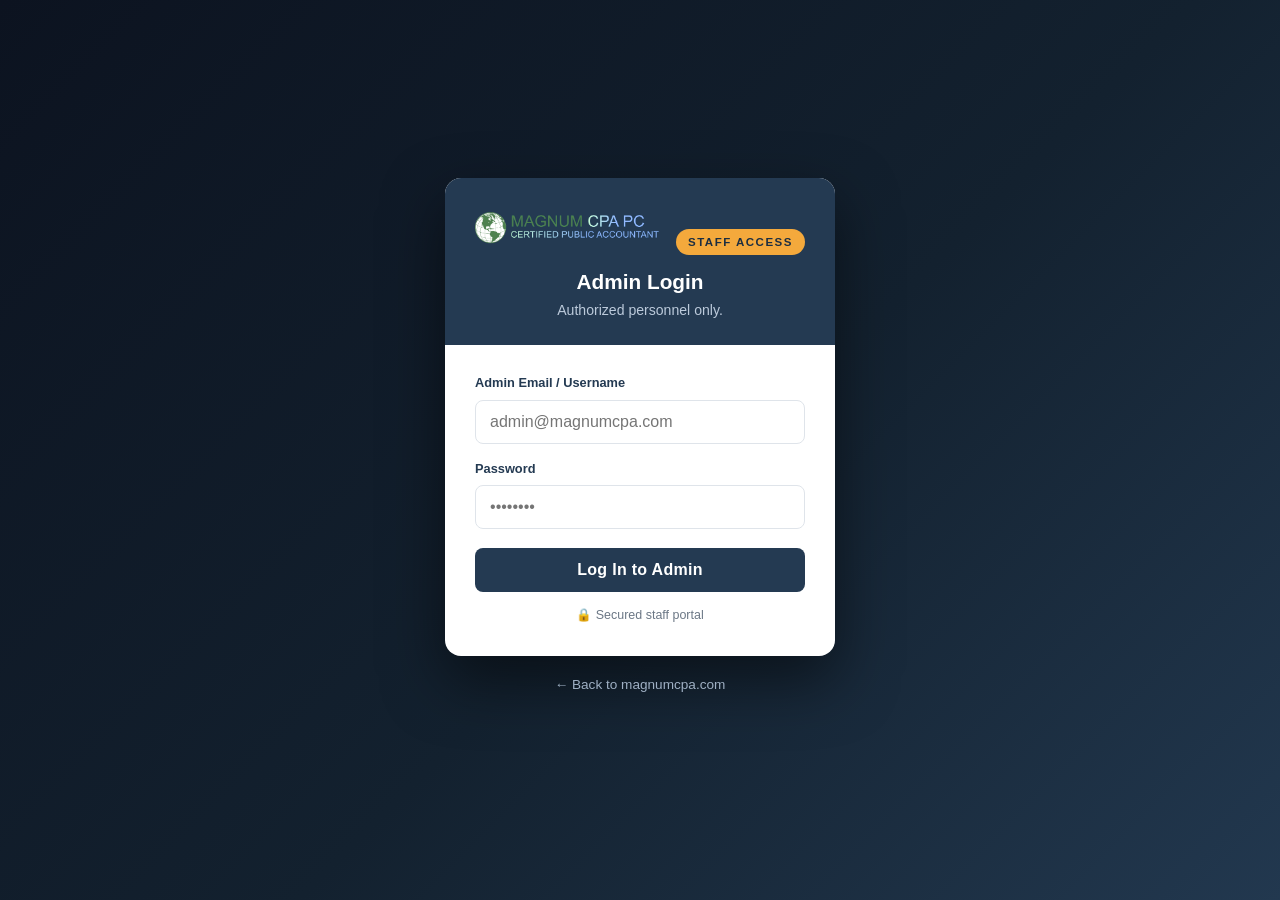
<file: admin-client.html>
<!DOCTYPE html>
<html lang="en">
<head>
<meta charset="UTF-8">
<meta name="viewport" content="width=device-width, initial-scale=1.0">
<title>Client — Magnum CPA PC Admin</title>
<style>
  :root{--navy:#243a52;--navy-dark:#1c2e41;--navy-3:#13212f;--gold:#f4a93c;--green:#7fae3a;--blue:#2f9fd6;
    --text:#2b2b2b;--muted:#5e6b78;--border:#e1e6ec;--bg-alt:#f3f5f8;--radius:12px;}
  *{box-sizing:border-box;margin:0;padding:0;}
  body{font-family:-apple-system,BlinkMacSystemFont,"Segoe UI",Roboto,Helvetica,Arial,sans-serif;color:var(--text);background:var(--bg-alt);line-height:1.6;}
  a{text-decoration:none;color:inherit;}
  .container{max-width:1000px;margin:0 auto;padding:0 20px;}
  header{background:var(--navy-3);color:#fff;position:sticky;top:0;z-index:20;box-shadow:0 2px 10px rgba(0,0,0,.3);}
  .hbar{display:flex;align-items:center;justify-content:space-between;padding:12px 0;gap:14px;}
  .hbar img{height:38px;}
  .hbar .r{display:flex;gap:12px;align-items:center;}
  .btn{background:var(--gold);color:var(--navy-dark);font-weight:700;border:0;border-radius:6px;padding:9px 16px;cursor:pointer;font-size:.85rem;}
  .btn.ghost{background:transparent;color:#cdd6df;border:1px solid #3a4d66;}
  .btn.green{background:var(--green);color:#fff;}
  .who{padding:26px 0 6px;}
  .who h1{color:#fff;font-size:1.5rem;}
  .who span{color:#bccadb;font-size:.9rem;}
  .who .bk{color:var(--gold);font-size:.85rem;font-weight:700;}

  .tabs{display:flex;gap:4px;flex-wrap:wrap;border-bottom:1px solid rgba(255,255,255,.15);margin-top:16px;}
  .tabs button{background:transparent;border:0;color:#bccadb;font-weight:700;font-size:.88rem;padding:12px 16px;cursor:pointer;border-bottom:3px solid transparent;}
  .tabs button.active{color:#fff;border-bottom-color:var(--gold);}
  section.pane{display:none;padding:26px 0 50px;}
  section.pane.active{display:block;}

  .card{background:#fff;border:1px solid var(--border);border-radius:var(--radius);padding:24px;margin-bottom:16px;box-shadow:0 8px 22px rgba(36,58,82,.06);}
  .card h3{color:var(--navy);font-size:1.05rem;margin-bottom:14px;}
  .info-grid{display:grid;grid-template-columns:repeat(2,1fr);gap:8px 24px;}
  .it label{display:block;font-size:.72rem;text-transform:uppercase;letter-spacing:.4px;color:var(--muted);font-weight:700;}
  .it span{color:#2b2b2b;font-size:.95rem;}
  .empty{color:var(--muted);font-style:italic;}
  .doc-row{display:flex;align-items:center;gap:12px;padding:10px 14px;border:1px solid var(--border);border-radius:8px;margin-bottom:8px;}
  .doc-row .m{flex:1;min-width:0;}.doc-row .m b{display:block;color:var(--navy);font-size:.92rem;}
  .doc-row .m span{font-size:.76rem;color:var(--muted);}.doc-row a{color:var(--blue);font-weight:700;font-size:.82rem;}

  /* organizer accordion */
  .osec{border:1px solid var(--border);border-radius:10px;margin-bottom:10px;overflow:hidden;}
  .osec-head{width:100%;text-align:left;background:#f4f6f8;border:0;cursor:pointer;padding:13px 16px;font-weight:700;color:var(--navy);display:flex;justify-content:space-between;}
  .osec.open .osec-head .chev{transform:rotate(90deg);} .osec-head .chev{transition:.2s;color:var(--muted);}
  .osec-body{display:none;padding:16px;border-top:1px solid var(--border);} .osec.open .osec-body{display:block;}
  .ofield{margin-bottom:12px;} .ofield label{display:block;font-size:.82rem;font-weight:600;color:var(--navy);margin-bottom:5px;}
  .ofield input,.ofield select,.ofield textarea{width:100%;padding:9px 12px;border:1px solid var(--border);border-radius:8px;font-size:.93rem;font-family:inherit;}
  .ofield .ostatic{padding:9px 12px;background:#f4f6f8;border-radius:8px;color:var(--muted);font-size:.93rem;}
  .ofield .ofile{font-size:.8rem;color:var(--green);font-weight:600;}
  .saved{color:var(--green);font-weight:700;font-size:.85rem;opacity:0;transition:.3s;} .saved.show{opacity:1;}

  /* updates / meetings */
  .field{margin-bottom:12px;} .field label{display:block;font-size:.8rem;font-weight:700;color:var(--navy);margin-bottom:5px;}
  .field input,.field textarea{width:100%;padding:10px 12px;border:1px solid var(--border);border-radius:8px;font-size:.95rem;font-family:inherit;}
  .feed-item{border:1px solid var(--border);border-left:4px solid var(--gold);border-radius:8px;padding:14px 16px;margin-bottom:10px;background:#fff;}
  .feed-item .d{font-size:.75rem;color:var(--muted);margin-bottom:4px;}
  .feed-item .t{color:#2b2b2b;}
  .feed-item .a{margin-top:6px;} .feed-item .a a{color:var(--blue);font-weight:700;font-size:.83rem;}
  .feed-item .del{float:right;color:#c0392b;background:0;border:0;cursor:pointer;font-size:.8rem;font-weight:700;}
  .asana-bar{display:flex;gap:8px;align-items:center;flex-wrap:wrap;margin-bottom:14px;}
  @media(max-width:680px){.info-grid{grid-template-columns:1fr;}}
</style>
</head>
<body>
<header>
  <div class="container hbar">
    <a href="admin.html"><img src="images/MAGNUM%20CPA%20LOGO.png" alt="Magnum CPA PC"></a>
    <div class="r">
      <a href="admin.html" class="btn ghost">← All Clients</a>
      <button class="btn ghost" onclick="sessionStorage.removeItem('magnum_admin');location.href='admin-login.html';">Log Out</button>
    </div>
  </div>
</header>

<div style="background:var(--navy);">
  <div class="container">
    <div class="who">
      <a class="bk" href="admin.html">Clients ›</a>
      <h1 id="cName">Client</h1>
      <span id="cEmail"></span>
    </div>
    <div class="tabs">
      <button class="active" data-p="details" onclick="showPane('details')">Details</button>
      <button data-p="documents" onclick="showPane('documents')">Documents</button>
      <button data-p="organizer" onclick="showPane('organizer')">Organizer</button>
      <button data-p="updates" onclick="showPane('updates')">Account Updates</button>
      <button data-p="meetings" onclick="showPane('meetings')">Meeting Notes</button>
    </div>
  </div>
</div>

<div class="container">
  <section class="pane active" id="pane-details">
    <div class="card"><h3>Client Details</h3><div class="info-grid" id="detailsGrid"></div></div>
  </section>

  <section class="pane" id="pane-documents">
    <div class="card"><h3>Uploaded Documents</h3><div id="docList"></div></div>
  </section>

  <section class="pane" id="pane-organizer">
    <div class="card">
      <h3 id="orgTitle">Tax Organizer</h3>
      <p style="color:var(--muted);font-size:.9rem;margin-bottom:14px;">Edit or add any details on the client's organizer. Saving notifies the client.</p>
      <form id="orgForm" onsubmit="return saveOrg(event)">
        <div id="orgSections"></div>
        <div style="margin-top:18px;display:flex;align-items:center;gap:14px;">
          <button class="btn" type="submit">Save Organizer</button><span class="saved" id="orgSaved">✓ Saved &amp; client notified</span>
        </div>
      </form>
    </div>
  </section>

  <section class="pane" id="pane-updates">
    <div class="card">
      <h3>Post an Account Update</h3>
      <div class="asana-bar">
        <input class="field" style="flex:1;margin:0;" type="url" id="asanaUrl" placeholder="Linked Asana project URL (optional)">
        <button class="btn green" type="button" onclick="saveAsana()">Save Asana Link</button>
        <a class="btn" id="asanaOpen" target="_blank" rel="noopener" style="display:none;">Open Asana ↗</a>
      </div>
      <form onsubmit="return addUpdate(event)">
        <div class="field"><label>Update</label><textarea id="updText" rows="3" placeholder="e.g. Return drafted and under review; awaiting your 1099-INT." required></textarea></div>
        <div class="field"><label>Asana task link (optional)</label><input type="url" id="updTask" placeholder="https://app.asana.com/..."></div>
        <button class="btn" type="submit">Post Update &amp; Notify Client</button>
      </form>
      <h3 style="margin-top:22px;">Posted Updates</h3>
      <div id="updList"></div>
    </div>
  </section>

  <section class="pane" id="pane-meetings">
    <div class="card">
      <h3>Add Meeting Notes</h3>
      <form onsubmit="return addMeeting(event)">
        <div class="field"><label>Meeting Title / Date</label><input type="text" id="mtTitle" placeholder="e.g. Year-end planning call — Jun 23, 2026" required></div>
        <div class="field"><label>What was discussed</label><textarea id="mtNotes" rows="5" required></textarea></div>
        <button class="btn" type="submit">Save Notes &amp; Notify Client</button>
      </form>
      <h3 style="margin-top:22px;">Meeting History</h3>
      <div id="mtList"></div>
    </div>
  </section>
</div>

<script src="organizer.js"></script>
<script>
  if (sessionStorage.getItem('magnum_admin') !== '1'){ location.href = 'admin-login.html'; }
  const email = (new URLSearchParams(location.search).get('email') || '').toLowerCase();
  const lc = email;
  function esc(s){return String(s==null?'':s).replace(/&/g,'&amp;').replace(/</g,'&lt;').replace(/>/g,'&gt;').replace(/"/g,'&quot;');}
  function gj(k,d){ try{return JSON.parse(localStorage.getItem(k)||d);}catch(e){return JSON.parse(d);} }
  function uid(){ return 'x'+Math.random().toString(36).slice(2)+Date.now().toString(36); }
  function notifyClient(text){
    const k='magnum_notify_'+lc; const a=gj(k,'[]');
    a.push({id:uid(),text:text,date:new Date().toLocaleString(),read:false});
    localStorage.setItem(k,JSON.stringify(a));
  }

  function showPane(p){
    document.querySelectorAll('.pane').forEach(s=>s.classList.remove('active'));
    document.getElementById('pane-'+p).classList.add('active');
    document.querySelectorAll('.tabs button').forEach(b=>b.classList.toggle('active',b.dataset.p===p));
  }

  // ----- data -----
  const signup = gj('magnum_signups','[]').find(s=>(s.email||'').toLowerCase()===lc) || {};
  const profile = gj('magnum_profile_'+lc,'{}');
  const cname = profile.name || signup.name || email || 'Client';
  document.getElementById('cName').textContent = cname;
  document.getElementById('cEmail').textContent = email;
  document.title = cname + ' — Magnum CPA Admin';

  // details
  (function(){
    const p=profile;
    const rows=[['Email',email],['Phone',p.phone],['Sex',p.sex],['Date of Birth',p.dob],['Occupation',p.job],['Address',p.addr],['Sign-up Date',signup.date],['About',p.bio]];
    document.getElementById('detailsGrid').innerHTML = rows.map(r=>'<div class="it"><label>'+r[0]+'</label><span>'+(r[1]?esc(r[1]):'—')+'</span></div>').join('');
  })();

  // documents
  (function(){
    const docs=gj('magnum_docs_'+lc,'[]');
    const el=document.getElementById('docList');
    el.innerHTML = docs.length ? docs.map(d=>'<div class="doc-row"><div class="m"><b>'+esc(d.name)+'</b><span>'+esc(d.category||'')+' · '+esc(d.date||'')+'</span></div><a href="'+d.data+'" download="'+esc(d.name)+'">Download</a></div>').join('') : '<p class="empty">No documents uploaded.</p>';
  })();

  // ----- organizer (editable) -----
  const orgKey='magnum_organizer_'+lc;
  let orgData=gj(orgKey,'{}');
  function renderOrg(){
    document.getElementById('orgTitle').textContent = ORGANIZER_TITLE + ' — ' + cname;
    const defaults = organizerDefaults(profile, email);
    document.getElementById('orgSections').innerHTML = ORGANIZER_SECTIONS.map(function(sec){
      const fields=sec.fields.map(function(f){
        let v=orgData[f.id];
        if((v===undefined||v==='') && defaults[f.id]!==undefined) v=defaults[f.id];
        if(f.type==='select') return '<div class="ofield"><label>'+esc(f.label)+'</label><select id="o_'+f.id+'">'+f.options.map(o=>'<option'+(v===o?' selected':'')+'>'+esc(o)+'</option>').join('')+'</select></div>';
        if(f.type==='display') return '<div class="ofield"><label>'+esc(f.label)+'</label><div class="ostatic">'+esc(f.value)+'</div></div>';
        if(f.type==='yesno') return '<div class="ofield"><label>'+esc(f.label)+'</label><select id="o_'+f.id+'">'+['','Yes','No'].map(o=>'<option'+(v===o?' selected':'')+'>'+o+'</option>').join('')+'</select></div>';
        if(f.type==='textarea') return '<div class="ofield"><label>'+esc(f.label)+'</label><textarea id="o_'+f.id+'" rows="2">'+esc(v||'')+'</textarea></div>';
        if(f.type==='file'){ const cur=(v&&v.name)?'<a href="'+v.data+'" download="'+esc(v.name)+'" class="ofile">📎 '+esc(v.name)+'</a>':'<span class="ofile" style="color:var(--muted)">No file</span>'; return '<div class="ofield"><label>'+esc(f.label)+'</label>'+cur+'</div>'; }
        const t=(f.type==='date'?'date':(f.type==='number'?'number':'text'));
        return '<div class="ofield"><label>'+esc(f.label)+'</label><input type="'+t+'" id="o_'+f.id+'" value="'+esc(v||'')+'"></div>';
      }).join('');
      return '<div class="osec"><button type="button" class="osec-head" onclick="this.parentNode.classList.toggle(\'open\')"><span>'+esc(sec.title)+'</span><span class="chev">▸</span></button><div class="osec-body">'+fields+'</div></div>';
    }).join('');
  }
  function saveOrg(e){
    e.preventDefault();
    ORGANIZER_SECTIONS.forEach(sec=>sec.fields.forEach(function(f){
      if(f.type==='display'||f.type==='file') return;
      const el=document.getElementById('o_'+f.id); if(el) orgData[f.id]=el.value;
    }));
    localStorage.setItem(orgKey,JSON.stringify(orgData));
    notifyClient('Our team updated your tax organizer.');
    const n=document.getElementById('orgSaved'); n.classList.add('show'); setTimeout(()=>n.classList.remove('show'),2000);
    return false;
  }

  // ----- account updates -----
  const updKey='magnum_updates_'+lc, asanaKey='magnum_asana_'+lc;
  function renderAsana(){
    const url=localStorage.getItem(asanaKey)||'';
    document.getElementById('asanaUrl').value=url;
    const open=document.getElementById('asanaOpen');
    if(url){ open.href=url; open.style.display='inline-block'; } else { open.style.display='none'; }
  }
  function saveAsana(){
    const url=document.getElementById('asanaUrl').value.trim();
    localStorage.setItem(asanaKey,url); renderAsana();
  }
  function renderUpdates(){
    const a=gj(updKey,'[]');
    const el=document.getElementById('updList');
    el.innerHTML = a.length ? a.slice().reverse().map(u=>'<div class="feed-item"><button class="del" onclick="delUpdate(\''+u.id+'\')">Delete</button><div class="d">'+esc(u.date)+'</div><div class="t">'+esc(u.text)+'</div>'+(u.task?'<div class="a"><a href="'+esc(u.task)+'" target="_blank" rel="noopener">Open Asana task ↗</a></div>':'')+'</div>').join('') : '<p class="empty">No updates posted yet.</p>';
  }
  function addUpdate(e){
    e.preventDefault();
    const a=gj(updKey,'[]');
    a.push({id:uid(),text:document.getElementById('updText').value.trim(),task:document.getElementById('updTask').value.trim(),date:new Date().toLocaleString()});
    localStorage.setItem(updKey,JSON.stringify(a));
    notifyClient('New account update: '+document.getElementById('updText').value.trim().slice(0,60));
    e.target.reset(); renderUpdates(); return false;
  }
  function delUpdate(id){ let a=gj(updKey,'[]').filter(u=>u.id!==id); localStorage.setItem(updKey,JSON.stringify(a)); renderUpdates(); }

  // ----- meeting notes -----
  const mtKey='magnum_meetings_'+lc;
  function renderMeetings(){
    const a=gj(mtKey,'[]');
    const el=document.getElementById('mtList');
    el.innerHTML = a.length ? a.slice().reverse().map(m=>'<div class="feed-item"><button class="del" onclick="delMeeting(\''+m.id+'\')">Delete</button><div class="d">'+esc(m.date)+'</div><b style="color:var(--navy)">'+esc(m.title)+'</b><div class="t" style="white-space:pre-wrap;margin-top:4px;">'+esc(m.notes)+'</div></div>').join('') : '<p class="empty">No meeting notes yet.</p>';
  }
  function addMeeting(e){
    e.preventDefault();
    const a=gj(mtKey,'[]');
    a.push({id:uid(),title:document.getElementById('mtTitle').value.trim(),notes:document.getElementById('mtNotes').value.trim(),date:new Date().toLocaleString()});
    localStorage.setItem(mtKey,JSON.stringify(a));
    notifyClient('New meeting notes added: '+document.getElementById('mtTitle').value.trim().slice(0,60));
    e.target.reset(); renderMeetings(); return false;
  }
  function delMeeting(id){ let a=gj(mtKey,'[]').filter(m=>m.id!==id); localStorage.setItem(mtKey,JSON.stringify(a)); renderMeetings(); }

  // init
  renderOrg(); renderAsana(); renderUpdates(); renderMeetings();
</script>
</body>
</html>
</file>
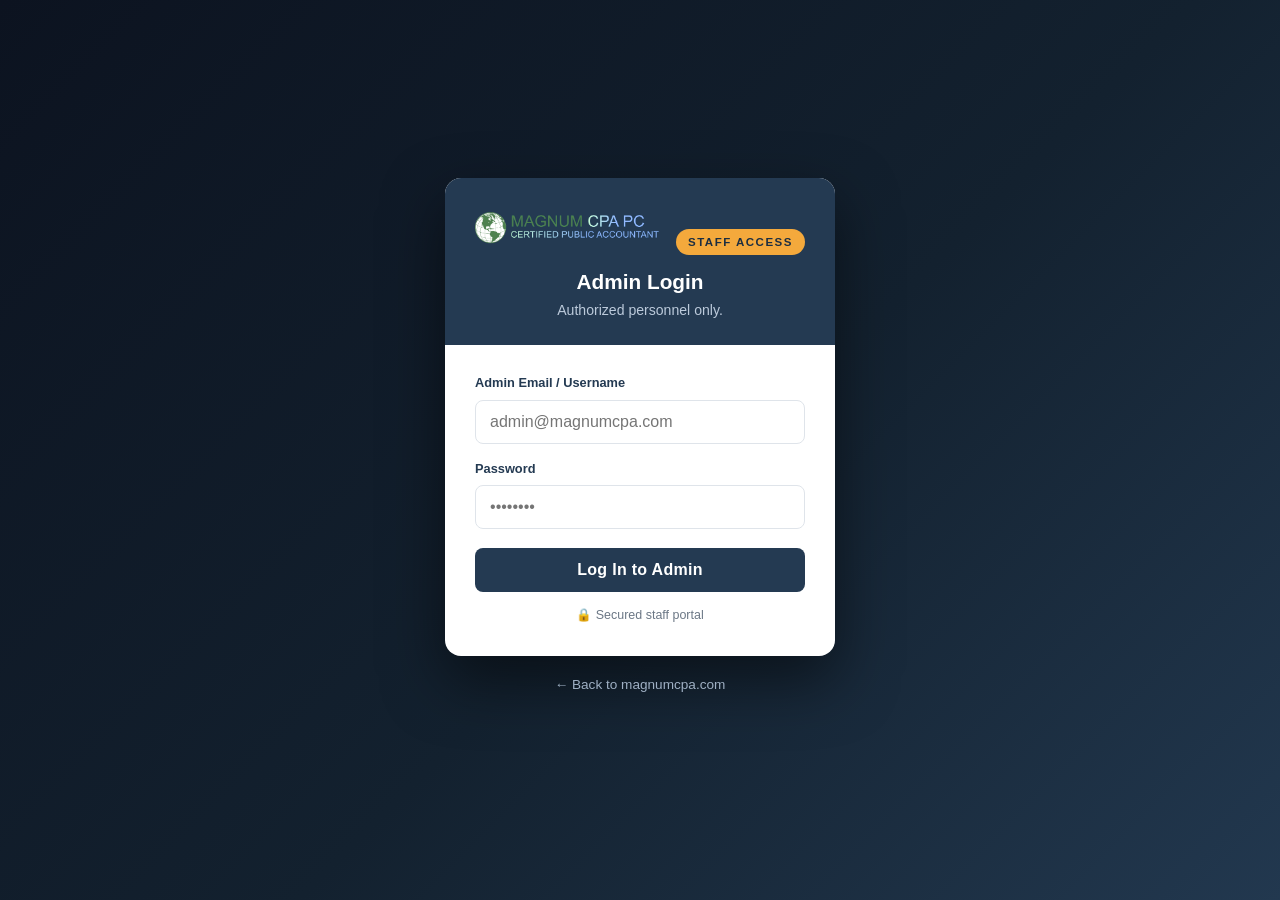
<file: admin-login.html>
<!DOCTYPE html>
<html lang="en">
<head>
<meta charset="UTF-8">
<meta name="viewport" content="width=device-width, initial-scale=1.0">
<title>Admin Login — Magnum CPA PC</title>
<style>
  :root{--navy:#243a52;--navy-dark:#1c2e41;--navy-3:#13212f;--gold:#f4a93c;--green:#7fae3a;--blue:#2f9fd6;--muted:#6b7785;--border:#dfe4ea;}
  *{box-sizing:border-box;margin:0;padding:0;}
  body{font-family:-apple-system,BlinkMacSystemFont,"Segoe UI",Roboto,Helvetica,Arial,sans-serif;
    min-height:100vh;display:flex;flex-direction:column;color:#2b2b2b;line-height:1.6;
    background:linear-gradient(135deg,#0c1320 0%,var(--navy-3) 55%,#22384f 100%);}
  a{text-decoration:none;color:inherit;}
  .globe{width:46px;height:46px;display:block;flex:none;}
  .wrap{flex:1;display:flex;align-items:center;justify-content:center;padding:34px 18px;}
  .card{width:100%;max-width:400px;background:#fff;border-radius:16px;box-shadow:0 24px 60px rgba(0,0,0,.5);overflow:hidden;}
  .card-head{background:var(--navy);color:#fff;padding:28px 30px 24px;text-align:center;}
  .brand{display:inline-flex;align-items:center;gap:11px;margin-bottom:14px;}
  .brand b{font-size:1.2rem;color:var(--green);font-weight:700;}
  .brand b span{color:#fff;}
  .brand small{display:block;font-size:.62rem;letter-spacing:1px;color:#aebccb;text-align:left;}
  .badge{display:inline-block;background:var(--gold);color:var(--navy-dark);font-weight:800;font-size:.72rem;
    letter-spacing:1.5px;padding:4px 12px;border-radius:20px;text-transform:uppercase;margin-bottom:10px;}
  .card-head h1{font-size:1.3rem;}
  .card-head p{color:#bccadb;font-size:.88rem;}
  .body{padding:28px 30px 30px;}
  .field{margin-bottom:15px;}
  .field label{display:block;font-size:.8rem;font-weight:700;color:var(--navy);margin-bottom:6px;}
  .field input{width:100%;padding:12px 14px;border:1px solid var(--border);border-radius:8px;font-size:1rem;}
  .field input:focus{outline:2px solid var(--gold);border-color:transparent;}
  .btn{width:100%;background:var(--navy);color:#fff;font-weight:800;padding:13px;border:0;border-radius:8px;
    font-size:1rem;cursor:pointer;letter-spacing:.3px;transition:transform .15s,box-shadow .2s;margin-top:4px;}
  .btn:hover{transform:translateY(-2px);box-shadow:0 10px 22px rgba(36,58,82,.4);}
  .secure{display:flex;align-items:center;justify-content:center;gap:6px;color:var(--muted);font-size:.78rem;margin-top:14px;}
  .back{display:block;text-align:center;color:#9fb0c4;font-size:.85rem;padding:18px 0 26px;}
  .back:hover{color:#fff;}
</style>
</head>
<body>
<svg width="0" height="0" style="position:absolute" aria-hidden="true">
  <symbol id="globeIcon" viewBox="0 0 100 100">
    <defs><radialGradient id="gOcean" cx="40%" cy="34%" r="80%">
      <stop offset="0%" stop-color="#dcf0fb"/><stop offset="58%" stop-color="#a9d6f2"/><stop offset="100%" stop-color="#6db4e0"/>
    </radialGradient><clipPath id="gClip"><circle cx="50" cy="50" r="47"/></clipPath></defs>
    <circle cx="50" cy="50" r="47" fill="url(#gOcean)"/>
    <g clip-path="url(#gClip)" fill="none" stroke="#ffffff" stroke-width="0.8" opacity=".35">
      <line x1="3" y1="32" x2="97" y2="32"/><line x1="3" y1="50" x2="97" y2="50"/><line x1="3" y1="68" x2="97" y2="68"/>
      <line x1="50" y1="3" x2="50" y2="97"/><ellipse cx="50" cy="50" rx="20" ry="47"/><ellipse cx="50" cy="50" rx="37" ry="47"/>
    </g>
    <g clip-path="url(#gClip)">
      <path d="M28 18 C34 16 44 17 52 20 C60 22 70 24 74 30 C76 34 72 38 70 42 C72 46 70 52 64 56 C62 60 60 60 58 64 C57 68 55 66 54 62 C52 60 50 60 47 64 C44 70 42 78 38 82 C36 84 34 82 35 76 C36 70 34 64 32 58 C30 52 26 48 24 42 C22 36 22 28 25 22 C26 20 27 19 28 18 Z" fill="#5b9a3a" stroke="#467a2c" stroke-width="1"/>
      <path d="M32 58 C30 52 26 48 24 42 C22 36 22 28 25 22" fill="none" stroke="#f4a93c" stroke-width="3.6" stroke-linecap="round" stroke-linejoin="round"/>
      <circle cx="24.5" cy="43" r="3.6" fill="#e8442b" stroke="#fff" stroke-width="1.3"/>
    </g>
    <circle cx="50" cy="50" r="47" fill="none" stroke="#2f6d96" stroke-width="2"/>
  </symbol>
</svg>

<div class="wrap">
  <div>
    <div class="card">
      <div class="card-head">
        <div class="brand">
          <img src="images/MAGNUM%20CPA%20LOGO.png" alt="Magnum CPA PC" style="height:40px;width:auto;display:block;margin:0 auto;">
        </div>
        <div class="badge">Staff Access</div>
        <h1>Admin Login</h1>
        <p>Authorized personnel only.</p>
      </div>
      <div class="body">
        <form onsubmit="return adminLogin(event)">
          <div class="field"><label for="user">Admin Email / Username</label><input type="text" id="user" placeholder="admin@magnumcpa.com" required></div>
          <div class="field"><label for="pass">Password</label><input type="password" id="pass" placeholder="••••••••" required></div>
          <button class="btn" type="submit">Log In to Admin</button>
        </form>
        <div class="secure">🔒 Secured staff portal</div>
      </div>
    </div>
    <a class="back" href="index.html">← Back to magnumcpa.com</a>
  </div>
</div>

<script>
  // ===== Admin credentials — CHANGE THESE before going live =====
  const ADMIN_USER = "admin@magnumcpa.com";
  const ADMIN_PASS = "magnum2026";
  // ==============================================================

  function adminLogin(e){
    e.preventDefault();
    const u = document.getElementById('user').value.trim().toLowerCase();
    const p = document.getElementById('pass').value;
    if (u === ADMIN_USER.toLowerCase() && p === ADMIN_PASS){
      sessionStorage.setItem('magnum_admin', '1');
      window.location.href = 'admin.html';
    } else {
      alert('Invalid admin credentials.');
    }
    return false;
  }
</script>
</body>
</html>
</file>
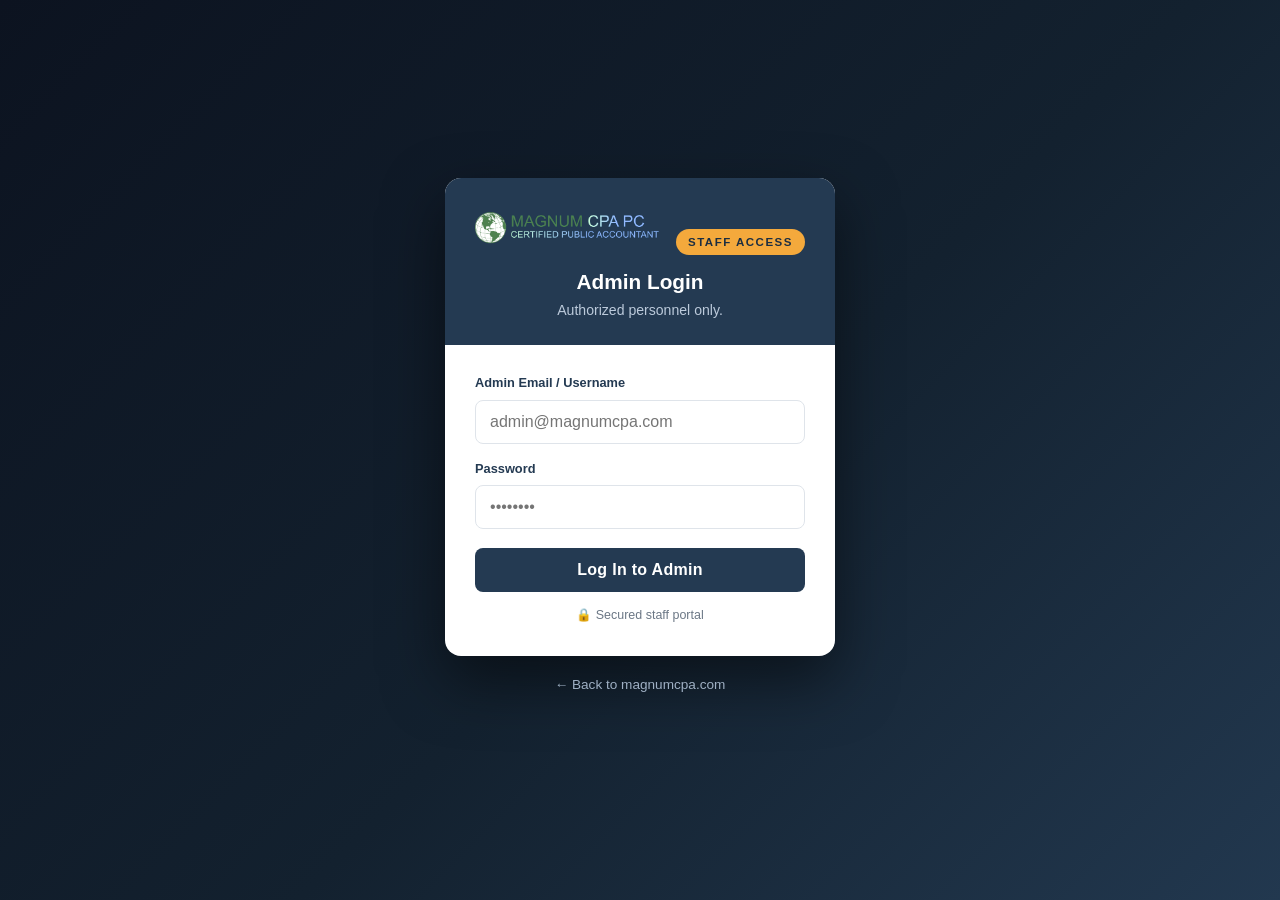
<file: admin.html>
<!DOCTYPE html>
<html lang="en">
<head>
<meta charset="UTF-8">
<meta name="viewport" content="width=device-width, initial-scale=1.0">
<title>Admin Dashboard — Magnum CPA PC</title>
<style>
  :root{
    --navy:#243a52;--navy-dark:#1c2e41;--navy-3:#13212f;
    --gold:#f4a93c;--green:#7fae3a;--blue:#2f9fd6;
    --text:#2b2b2b;--muted:#6b7785;--border:#e1e6ec;--bg-alt:#f3f5f8;--radius:12px;
  }
  *{box-sizing:border-box;margin:0;padding:0;}
  body{font-family:-apple-system,BlinkMacSystemFont,"Segoe UI",Roboto,Helvetica,Arial,sans-serif;
    color:var(--text);background:var(--bg-alt);line-height:1.6;-webkit-font-smoothing:antialiased;}
  a{text-decoration:none;color:inherit;}
  .container{max-width:1100px;margin:0 auto;padding:0 20px;}
  .globe{width:40px;height:40px;display:block;flex:none;}

  header{background:var(--navy-3);color:#fff;position:sticky;top:0;z-index:20;box-shadow:0 2px 10px rgba(0,0,0,.3);}
  .hbar{display:flex;align-items:center;justify-content:space-between;padding:14px 0;gap:16px;}
  .brand{display:flex;align-items:center;gap:11px;}
  .brand b{font-size:1.1rem;color:var(--green);font-weight:700;}
  .brand b span{color:#fff;}
  .brand small{display:block;font-size:.6rem;letter-spacing:1px;color:var(--gold);}
  .hright{display:flex;align-items:center;gap:14px;font-size:.9rem;}
  .btn{background:var(--gold);color:var(--navy-dark);font-weight:700;padding:9px 16px;border-radius:6px;cursor:pointer;border:0;font-size:.85rem;transition:.2s;}
  .btn:hover{filter:brightness(1.05);}
  .btn.ghost{background:transparent;color:#cdd6df;border:1px solid #3a4d66;}
  .btn.ghost:hover{background:#1c2e41;color:#fff;}

  section{padding:28px 0;}
  /* stats */
  .stats{display:grid;grid-template-columns:repeat(4,1fr);gap:16px;margin-bottom:8px;}
  .stat{background:#fff;border:1px solid var(--border);border-radius:var(--radius);padding:20px 22px;border-top:4px solid var(--gold);}
  .stat b{display:block;font-size:1.9rem;color:var(--navy);font-weight:800;}
  .stat span{color:var(--muted);font-size:.85rem;}

  .bar{display:flex;align-items:center;justify-content:space-between;gap:12px;margin:26px 0 14px;flex-wrap:wrap;}
  .bar h2{color:var(--navy);font-size:1.3rem;}
  .search{padding:10px 14px;border:1px solid var(--border);border-radius:8px;font-size:.95rem;min-width:240px;}

  .client{background:#fff;border:1px solid var(--border);border-radius:var(--radius);margin-bottom:14px;overflow:hidden;box-shadow:0 6px 18px rgba(36,58,82,.05);}
  .client-head{display:flex;align-items:center;gap:14px;padding:16px 20px;cursor:pointer;}
  .client-head:hover{background:#fafbfc;}
  .ava{width:48px;height:48px;border-radius:50%;background:var(--navy);color:var(--gold);display:grid;place-items:center;font-weight:700;flex:none;overflow:hidden;}
  .ava img{width:100%;height:100%;object-fit:cover;}
  .client-head .who{flex:1;min-width:0;}
  .client-head .who b{color:var(--navy);display:block;}
  .client-head .who span{color:var(--muted);font-size:.85rem;}
  .pill{background:var(--bg-alt);border:1px solid var(--border);color:var(--muted);font-size:.75rem;font-weight:700;padding:4px 10px;border-radius:20px;white-space:nowrap;}
  .pill.docs{background:#eef6e6;border-color:#cfe3bd;color:#4f7d2f;}
  .chev{color:var(--muted);transition:transform .2s;}
  .client.open .chev{transform:rotate(90deg);}

  .client-body{display:none;padding:0 20px 20px;border-top:1px solid var(--border);}
  .client.open .client-body{display:block;}
  .info-grid{display:grid;grid-template-columns:repeat(2,1fr);gap:8px 24px;padding:16px 0;}
  .info-grid .it{font-size:.9rem;}
  .info-grid .it label{display:block;font-size:.72rem;text-transform:uppercase;letter-spacing:.4px;color:var(--muted);font-weight:700;}
  .info-grid .it span{color:#2b2b2b;}
  .docs-h{font-size:.85rem;font-weight:700;color:var(--navy);text-transform:uppercase;letter-spacing:.4px;margin:14px 0 10px;}
  .admin-cols{display:grid;grid-template-columns:360px 1fr;gap:26px;align-items:start;}
  .clients-more{color:var(--muted);font-size:.85rem;margin-top:6px;text-align:center;}
  @media(max-width:980px){.admin-cols{grid-template-columns:1fr;}}
  .notif-wrap{position:relative;}
  .notif-btn{background:transparent;border:1px solid #3a4d66;color:#fff;width:40px;height:40px;border-radius:50%;cursor:pointer;font-size:1.1rem;position:relative;}
  .notif-dot{position:absolute;top:5px;right:5px;width:11px;height:11px;background:#e8442b;border-radius:50%;border:2px solid var(--navy-3);}
  .notif-panel{position:absolute;right:0;top:50px;width:340px;max-width:88vw;background:#fff;border-radius:12px;box-shadow:0 18px 44px rgba(0,0,0,.4);display:none;z-index:90;overflow:hidden;}
  .notif-panel.open{display:block;}
  .notif-head{background:var(--navy);color:#fff;padding:12px 16px;font-weight:700;font-size:.95rem;}
  .notif-panel .ni{padding:12px 16px;border-bottom:1px solid var(--border);font-size:.88rem;color:#3c4757;}
  .notif-panel .ni.unread{background:#fff8ec;}
  .notif-panel .ni .nd{display:block;font-size:.72rem;color:var(--muted);margin-top:3px;}
  .notif-panel .ni a{color:var(--blue);font-weight:700;}
  .notif-empty{padding:16px;color:var(--muted);font-style:italic;font-size:.9rem;}
  .client-link{display:flex;align-items:center;gap:14px;padding:14px 18px;background:#fff;border:1px solid var(--border);
    border-radius:10px;margin-bottom:10px;box-shadow:0 4px 14px rgba(36,58,82,.05);transition:.15s;}
  .client-link:hover{transform:translateX(3px);box-shadow:0 8px 22px rgba(36,58,82,.12);border-color:var(--gold);}
  .client-link .who{flex:1;min-width:0;}
  .client-link .who b{color:var(--navy);display:block;}
  .client-link .who span{color:var(--muted);font-size:.85rem;}
  .client-link .chev{color:var(--gold);font-size:1.4rem;font-weight:700;}
  .org-sec{margin-bottom:12px;}
  .org-sec h5{color:var(--blue);font-size:.8rem;text-transform:uppercase;letter-spacing:.4px;margin:8px 0 6px;}
  .doc-row{display:flex;align-items:center;gap:12px;padding:10px 14px;border:1px solid var(--border);border-radius:8px;margin-bottom:8px;}
  .doc-row .fic{width:36px;height:36px;border-radius:7px;background:var(--navy);color:var(--gold);display:grid;place-items:center;flex:none;}
  .doc-row .m{flex:1;min-width:0;}
  .doc-row .m b{font-size:.9rem;color:var(--navy);display:block;overflow:hidden;text-overflow:ellipsis;white-space:nowrap;}
  .doc-row .m span{font-size:.76rem;color:var(--muted);}
  .doc-row a{color:var(--blue);font-weight:700;font-size:.82rem;}
  .empty{color:var(--muted);font-style:italic;font-size:.9rem;padding:4px 0;}

  /* feedback */
  .fb-item{border:1px solid var(--border);border-radius:10px;padding:16px 18px;margin-bottom:12px;background:#fff;}
  .fb-top{display:flex;align-items:center;gap:12px;margin-bottom:6px;}
  .fb-ava{width:40px;height:40px;border-radius:50%;background:var(--navy);color:var(--gold);display:grid;place-items:center;font-weight:700;flex:none;overflow:hidden;}
  .fb-ava img{width:100%;height:100%;object-fit:cover;}
  .fb-name{font-weight:700;color:var(--navy);}
  .fb-date{font-size:.78rem;color:var(--muted);}
  .fb-stars{color:var(--gold);margin-left:auto;letter-spacing:1px;}
  .fb-text{color:#3c4757;font-size:.95rem;}

  /* admin chat threads */
  .thread{max-height:300px;overflow-y:auto;padding:14px 0;display:flex;flex-direction:column;}
  .bubble{max-width:75%;padding:8px 12px;border-radius:13px;font-size:.88rem;line-height:1.4;margin-bottom:8px;word-wrap:break-word;}
  .bubble.them{background:#eef1f5;color:#2b2b2b;align-self:flex-start;border-bottom-left-radius:4px;}
  .bubble.me{background:var(--gold);color:var(--navy-dark);align-self:flex-end;border-bottom-right-radius:4px;}
  .bubble .bt{display:block;font-size:.65rem;opacity:.65;margin-top:3px;}
  .reply{display:flex;gap:8px;padding-top:10px;border-top:1px solid var(--border);}
  .reply input{flex:1;padding:10px 13px;border:1px solid var(--border);border-radius:22px;font-size:.9rem;}
  .reply input:focus{outline:2px solid var(--gold);border-color:transparent;}

  /* admin chat panel (two-pane) */
  .chatbox{display:grid;grid-template-columns:310px 1fr;background:#fff;border:1px solid var(--border);
    border-radius:var(--radius);overflow:hidden;box-shadow:0 6px 18px rgba(36,58,82,.05);min-height:440px;}
  .conv-list{border-right:1px solid var(--border);background:#fafbfc;max-height:520px;overflow-y:auto;}
  .conv-item{display:flex;gap:12px;align-items:center;padding:14px 16px;cursor:pointer;border-bottom:1px solid var(--border);transition:.15s;}
  .conv-item:hover{background:#f1f4f7;}
  .conv-item.active{background:#fff;box-shadow:inset 3px 0 0 var(--gold);}
  .conv-item .ava{width:42px;height:42px;font-size:.95rem;}
  .conv-item .ci{flex:1;min-width:0;}
  .conv-item .ci b{color:var(--navy);display:block;overflow:hidden;text-overflow:ellipsis;white-space:nowrap;}
  .conv-item .ci span{font-size:.8rem;color:var(--muted);display:block;overflow:hidden;text-overflow:ellipsis;white-space:nowrap;}
  .conv-item .badge{background:var(--gold);color:var(--navy-dark);font-size:.7rem;font-weight:800;border-radius:20px;padding:2px 8px;flex:none;}

  .conv-view{display:flex;flex-direction:column;min-width:0;}
  .cv-head{padding:15px 18px;border-bottom:1px solid var(--border);display:flex;align-items:center;gap:12px;}
  .cv-head .ava{width:40px;height:40px;}
  .cv-head b{color:var(--navy);display:block;}
  .cv-head span{font-size:.82rem;color:var(--muted);}
  .cv-thread{flex:1;overflow-y:auto;padding:18px;display:flex;flex-direction:column;background:#f3f5f8;min-height:280px;max-height:420px;}
  .cv-reply{display:flex;gap:8px;padding:12px;border-top:1px solid var(--border);background:#fff;}
  .cv-reply input{flex:1;padding:11px 14px;border:1px solid var(--border);border-radius:22px;font-size:.92rem;}
  .cv-reply input:focus{outline:2px solid var(--gold);border-color:transparent;}
  .cv-reply button{width:44px;height:44px;border-radius:50%;border:0;background:var(--gold);color:var(--navy-dark);font-size:1.05rem;cursor:pointer;flex:none;}
  .cv-empty{margin:auto;color:var(--muted);font-style:italic;text-align:center;padding:30px;}

  @media (max-width:680px){
    .stats{grid-template-columns:repeat(2,1fr);}
    .info-grid{grid-template-columns:1fr;}
    .chatbox{grid-template-columns:1fr;}
    .conv-list{max-height:220px;}
    .brand small{display:none;}
  }
</style>
</head>
<body>
<svg width="0" height="0" style="position:absolute" aria-hidden="true">
  <symbol id="globeIcon" viewBox="0 0 100 100">
    <defs><radialGradient id="gOcean" cx="40%" cy="34%" r="80%">
      <stop offset="0%" stop-color="#dcf0fb"/><stop offset="58%" stop-color="#a9d6f2"/><stop offset="100%" stop-color="#6db4e0"/>
    </radialGradient><clipPath id="gClip"><circle cx="50" cy="50" r="47"/></clipPath></defs>
    <circle cx="50" cy="50" r="47" fill="url(#gOcean)"/>
    <g clip-path="url(#gClip)" fill="none" stroke="#ffffff" stroke-width="0.8" opacity=".35">
      <line x1="3" y1="32" x2="97" y2="32"/><line x1="3" y1="50" x2="97" y2="50"/><line x1="3" y1="68" x2="97" y2="68"/>
      <line x1="50" y1="3" x2="50" y2="97"/><ellipse cx="50" cy="50" rx="20" ry="47"/><ellipse cx="50" cy="50" rx="37" ry="47"/>
    </g>
    <g clip-path="url(#gClip)">
      <path d="M28 18 C34 16 44 17 52 20 C60 22 70 24 74 30 C76 34 72 38 70 42 C72 46 70 52 64 56 C62 60 60 60 58 64 C57 68 55 66 54 62 C52 60 50 60 47 64 C44 70 42 78 38 82 C36 84 34 82 35 76 C36 70 34 64 32 58 C30 52 26 48 24 42 C22 36 22 28 25 22 C26 20 27 19 28 18 Z" fill="#5b9a3a" stroke="#467a2c" stroke-width="1"/>
      <path d="M32 58 C30 52 26 48 24 42 C22 36 22 28 25 22" fill="none" stroke="#f4a93c" stroke-width="3.6" stroke-linecap="round" stroke-linejoin="round"/>
      <circle cx="24.5" cy="43" r="3.6" fill="#e8442b" stroke="#fff" stroke-width="1.3"/>
    </g>
    <circle cx="50" cy="50" r="47" fill="none" stroke="#2f6d96" stroke-width="2"/>
  </symbol>
</svg>

<header>
  <div class="container hbar">
    <a class="brand" href="index.html">
      <img src="images/MAGNUM%20CPA%20LOGO.png" alt="Magnum CPA PC" style="height:42px;width:auto;display:block;">
    </a>
    <div class="hright">
      <div class="notif-wrap">
        <button class="notif-btn" id="notifBtn" onclick="toggleNotif()" aria-label="Notifications">🔔<span class="notif-dot" id="notifDot" style="display:none;"></span></button>
        <div class="notif-panel" id="notifPanel"><div class="notif-head">Notifications</div><div id="notifList"></div></div>
      </div>
      <button class="btn" onclick="exportExcel()">⬇ Export Excel</button>
      <button class="btn ghost" onclick="adminLogout()">Log Out</button>
    </div>
  </div>
</header>

<section>
  <div class="container">
    <div class="stats">
      <div class="stat"><b id="stClients">0</b><span>Total Clients</span></div>
      <div class="stat"><b id="stDocs">0</b><span>Uploaded Documents</span></div>
      <div class="stat"><b id="stFeedback">0</b><span>Feedback Reviews</span></div>
      <div class="stat"><b id="stRating">—</b><span>Avg. Rating</span></div>
    </div>

    <div class="admin-cols">
      <div>
        <div class="bar"><h2>Clients</h2></div>
        <input class="search" id="search" type="text" placeholder="Search name or email..." oninput="renderClients()" style="width:100%;margin-bottom:14px;">
        <div id="clientList"></div>
      </div>
      <div>
        <div class="bar"><h2>Client Messages</h2></div>
        <div class="chatbox">
          <div class="conv-list" id="convList"></div>
          <div class="conv-view" id="convView">
            <div class="cv-empty">Select a conversation on the left to read and reply.</div>
          </div>
        </div>
      </div>
    </div>

    <div class="bar"><h2>Client Feedback</h2></div>
    <div id="fbList"></div>
  </div>
</section>

<script src="organizer.js"></script>
<script>
  // ----- guard -----
  if (sessionStorage.getItem('magnum_admin') !== '1'){ window.location.href = 'admin-login.html'; }

  function adminLogout(){ sessionStorage.removeItem('magnum_admin'); window.location.href = 'admin-login.html'; }

  // ----- data access -----
  function getSignups(){ try{return JSON.parse(localStorage.getItem('magnum_signups')||'[]');}catch(e){return [];} }
  function getFeedback(){ try{return JSON.parse(localStorage.getItem('magnum_feedback')||'[]');}catch(e){return [];} }
  function profileFor(email){
    try{ return JSON.parse(localStorage.getItem('magnum_profile_'+(email||'').toLowerCase())||'{}'); }
    catch(e){ return {}; }
  }
  function organizerFor(email){
    try{ return JSON.parse(localStorage.getItem('magnum_organizer_'+(email||'').toLowerCase())||'{}'); }
    catch(e){ return {}; }
  }
  function orgSummary(email){
    const data = organizerFor(email);
    if (!data || !Object.keys(data).length) return '<p class="empty">Organizer not started.</p>';
    let html = '';
    ORGANIZER_SECTIONS.forEach(function(sec){
      const rows = sec.fields.filter(function(f){
        if (f.type === 'display') return false;
        const v = data[f.id];
        return v && (typeof v === 'string' ? v.trim() !== '' : true);
      }).map(function(f){
        const v = data[f.id];
        if (f.type === 'file' && v && v.name)
          return '<div class="it"><label>'+esc(f.label)+'</label><span><a href="'+v.data+'" download="'+esc(v.name)+'">📎 '+esc(v.name)+'</a></span></div>';
        return '<div class="it"><label>'+esc(f.label)+'</label><span>'+esc(v)+'</span></div>';
      });
      if (rows.length) html += '<div class="org-sec"><h5>'+esc(sec.title)+'</h5><div class="info-grid">'+rows.join('')+'</div></div>';
    });
    return html || '<p class="empty">Organizer not started.</p>';
  }
  function docsFor(email){
    try{ return JSON.parse(localStorage.getItem('magnum_docs_'+(email||'').toLowerCase())||'[]'); }
    catch(e){ return []; }
  }

  // merge signups + profiles into one client list keyed by email
  function getClients(){
    const map = {};
    getSignups().forEach(s => {
      const k = (s.email||'').toLowerCase();
      map[k] = { email: s.email, name: s.name, signupDate: s.date };
    });
    for (let i=0;i<localStorage.length;i++){
      const key = localStorage.key(i);
      if (key && key.indexOf('magnum_profile_')===0){
        const email = key.slice('magnum_profile_'.length);
        if (!map[email]) map[email] = { email: email, name: '' };
      }
    }
    return Object.keys(map).map(k => {
      const base = map[k];
      const p = profileFor(base.email);
      const docs = docsFor(base.email);
      return Object.assign(base, { profile: p, docs: docs, name: p.name || base.name || '(no name)' });
    });
  }

  function esc(s){ return String(s==null?'':s).replace(/&/g,'&amp;').replace(/</g,'&lt;').replace(/>/g,'&gt;').replace(/"/g,'&quot;'); }
  function initial(n){ return (n||'?').trim().charAt(0).toUpperCase() || '?'; }
  function fmtSize(b){ if(b<1024)return b+' B'; if(b<1048576)return (b/1024).toFixed(1)+' KB'; return (b/1048576).toFixed(1)+' MB'; }
  function fileIcon(t,n){ n=(n||'').toLowerCase(); if((t||'').indexOf('image')===0)return '🖼️'; if(n.endsWith('.pdf'))return '📕'; if(n.endsWith('.doc')||n.endsWith('.docx'))return '📘'; if(n.endsWith('.xls')||n.endsWith('.xlsx'))return '📗'; return '📄'; }
  function starString(n){ n=+n||0; return '★★★★★'.slice(0,n)+'☆☆☆☆☆'.slice(0,5-n); }

  // ----- render -----
  function renderStats(clients){
    const fb = getFeedback();
    const totalDocs = clients.reduce((a,c)=>a+c.docs.length,0);
    document.getElementById('stClients').textContent = clients.length;
    document.getElementById('stDocs').textContent = totalDocs;
    document.getElementById('stFeedback').textContent = fb.length;
    const avg = fb.length ? (fb.reduce((a,f)=>a+(+f.rating||0),0)/fb.length) : 0;
    document.getElementById('stRating').textContent = fb.length ? avg.toFixed(1)+' ★' : '—';
  }

  function clientRow(c){
    const p = c.profile || {};
    const ava = p.photo ? '<img src="'+p.photo+'" alt="">' : initial(c.name);
    return '<a class="client-link" href="admin-client.html?email='+encodeURIComponent(c.email)+'">'+
        '<div class="ava">'+ava+'</div>'+
        '<div class="who"><b>'+esc(c.name)+'</b><span>'+esc(c.email)+'</span></div>'+
        '<span class="chev">›</span>'+
      '</a>';
  }

  let CLIENTS = [];
  function renderClients(){
    const q = (document.getElementById('search').value||'').toLowerCase();
    const filtered = CLIENTS.filter(c =>
      (c.name||'').toLowerCase().includes(q) || (c.email||'').toLowerCase().includes(q));
    const el = document.getElementById('clientList');
    if (!filtered.length){ el.innerHTML = '<p class="empty">No clients found.</p>'; return; }
    const shown = filtered.slice(0, 10);
    el.innerHTML = shown.map(c=>clientRow(c)).join('') +
      (filtered.length > 10 ? '<p class="clients-more">Showing 10 of '+filtered.length+' — search to narrow results.</p>' : '');
  }

  function chatKeyFor(email){ return 'magnum_chat_' + (email||'').toLowerCase(); }
  function getChat(email){ try{return JSON.parse(localStorage.getItem(chatKeyFor(email))||'[]');}catch(e){return [];} }
  function getChatThreads(){
    const emails = [];
    for (let i=0;i<localStorage.length;i++){
      const k = localStorage.key(i);
      if (k && k.indexOf('magnum_chat_')===0) emails.push(k.slice('magnum_chat_'.length));
    }
    return emails;
  }
  function nameFor(email){
    const c = CLIENTS.find(c => (c.email||'').toLowerCase() === (email||'').toLowerCase());
    return c ? c.name : email;
  }

  let activeEmail = null;

  function renderMessages(){
    const threads = getChatThreads();
    const list = document.getElementById('convList');
    if(!threads.length){
      list.innerHTML = '<p class="empty" style="padding:18px;">No client messages yet.</p>';
      document.getElementById('convView').innerHTML =
        '<div class="cv-empty">No conversations yet. When a client sends a message from the portal, it will appear here.</div>';
      return;
    }
    // newest-active conversations first
    threads.sort((a,b)=>{
      const la = getChat(a).slice(-1)[0], lb = getChat(b).slice(-1)[0];
      return (lb?lb.date:'').localeCompare(la?la.date:'');
    });
    list.innerHTML = threads.map(email=>{
      const msgs = getChat(email);
      const last = msgs[msgs.length-1];
      const preview = last ? (last.from==='admin'?'You: ':'') + last.text : 'No messages yet';
      return '<div class="conv-item'+(email===activeEmail?' active':'')+'" onclick="openConv(\''+esc(email)+'\')">'+
        '<div class="ava">'+initial(nameFor(email))+'</div>'+
        '<div class="ci"><b>'+esc(nameFor(email))+'</b><span>'+esc(preview)+'</span></div>'+
        '<span class="badge">'+msgs.length+'</span>'+
      '</div>';
    }).join('');

    // keep current selection if still present, else default to first
    if(!activeEmail || threads.indexOf(activeEmail)===-1){ activeEmail = threads[0]; }
    renderConvView();
  }

  function openConv(email){ activeEmail = email; renderMessages(); }

  function renderConvView(){
    const view = document.getElementById('convView');
    if(!activeEmail){ view.innerHTML = '<div class="cv-empty">Select a conversation to read and reply.</div>'; return; }
    const msgs = getChat(activeEmail);
    const bubbles = msgs.length
      ? msgs.map(m => '<div class="bubble '+(m.from==='admin'?'me':'them')+'">'+esc(m.text)+'<span class="bt">'+esc(m.date)+'</span></div>').join('')
      : '<div class="cv-empty">No messages in this conversation yet.</div>';
    view.innerHTML =
      '<div class="cv-head"><div class="ava">'+initial(nameFor(activeEmail))+'</div>'+
        '<div><b>'+esc(nameFor(activeEmail))+'</b><span>'+esc(activeEmail)+'</span></div></div>'+
      '<div class="cv-thread" id="cvThread">'+bubbles+'</div>'+
      '<div class="cv-reply">'+
        '<input type="text" id="cvReply" placeholder="Type your reply..." autocomplete="off" '+
          'onkeydown="if(event.key===\'Enter\'){event.preventDefault();sendReply();}">'+
        '<button onclick="sendReply()" aria-label="Send">➤</button>'+
      '</div>';
    const t = document.getElementById('cvThread');
    if(t){ t.scrollTop = t.scrollHeight; }
  }

  function notifyClient(email, text){
    const k = 'magnum_notify_' + (email||'').toLowerCase();
    let a; try{ a = JSON.parse(localStorage.getItem(k)||'[]'); }catch(e){ a=[]; }
    a.push({ id:'n'+Date.now().toString(36), text:text, date:new Date().toLocaleString(), read:false });
    localStorage.setItem(k, JSON.stringify(a));
  }
  function sendReply(){
    if(!activeEmail) return;
    const inp = document.getElementById('cvReply');
    const text = (inp.value||'').trim();
    if(!text) return;
    const msgs = getChat(activeEmail);
    msgs.push({ from:'admin', text:text, date:new Date().toLocaleString() });
    localStorage.setItem(chatKeyFor(activeEmail), JSON.stringify(msgs));
    notifyClient(activeEmail, 'You have a new reply from our team.');
    renderMessages();
  }

  function setFeedback(a){ localStorage.setItem('magnum_feedback', JSON.stringify(a)); }
  function renderFeedback(){
    const fb = getFeedback();
    const el = document.getElementById('fbList');
    if(!fb.length){ el.innerHTML = '<p class="empty">No feedback yet.</p>'; return; }
    el.innerHTML = fb.slice().reverse().map(f=>{
      const ava = f.photo ? '<img src="'+f.photo+'" alt="">' : initial(f.name);
      const idA = "'" + (f.id||'') + "'";
      const action = f.approved
        ? '<button class="btn" style="background:#e2e7ec;color:#243a52;" onclick="featureFb('+idA+',false)">★ Remove from About Us</button>'
        : '<button class="btn green" onclick="featureFb('+idA+',true)">★ Feature on About Us</button>';
      return '<div class="fb-item"><div class="fb-top"><div class="fb-ava">'+ava+'</div>'+
        '<div><div class="fb-name">'+esc(f.name)+'</div><div class="fb-date">'+esc(f.date)+(f.approved?' · ✓ Featured':'')+'</div></div>'+
        '<div class="fb-stars">'+starString(f.rating)+'</div></div>'+
        '<div class="fb-text">'+esc(f.text)+'</div>'+
        '<div style="margin-top:10px;display:flex;gap:10px;flex-wrap:wrap;">'+action+
        '<button class="btn" style="background:transparent;border:1px solid #c0392b;color:#c0392b;" onclick="deleteFb('+idA+')">Delete</button></div>'+
      '</div>';
    }).join('');
  }
  function featureFb(id, on){
    if (on && !confirm('Feature this review on the public About Us page?')) return;
    const fb = getFeedback().map(f => { if((f.id||'')===id) f.approved = on; return f; });
    setFeedback(fb); renderFeedback();
    if (on){
      const r = fb.find(f => (f.id||'')===id);
      if (r && r.email) notifyClient(r.email, 'Your review is now featured on our About Us page. Thank you!');
    }
  }
  function deleteFb(id){
    if (!confirm('Delete this review?')) return;
    setFeedback(getFeedback().filter(f => (f.id||'')!==id));
    renderFeedback();
  }

  // ----- Excel export (Sign Ups + Client Info) -----
  function cell(v){ return '<Cell><Data ss:Type="String">'+esc(v)+'</Data></Cell>'; }
  function sheet(name, headers, rows){
    let h='<Worksheet ss:Name="'+esc(name)+'"><Table><Row>'+headers.map(cell).join('')+'</Row>';
    rows.forEach(r=>{ h+='<Row>'+r.map(cell).join('')+'</Row>'; });
    return h+'</Table></Worksheet>';
  }
  function exportExcel(){
    const signups = getSignups();
    const signSheet = sheet('Sign Ups', ['Full Name','Email','Password','Sign-up Date'],
      signups.map(r=>[r.name,r.email,r.password,r.date]));
    const infoSheet = sheet('Client Info',
      ['Full Name','Email','Phone','Sex','Date of Birth','Occupation','Address','About Me','Files Uploaded'],
      CLIENTS.map(c=>[c.name,c.email,c.profile.phone,c.profile.sex,c.profile.dob,c.profile.job,c.profile.addr,c.profile.bio,c.docs.length]));
    const xml='<?xml version="1.0"?>\n<?mso-application progid="Excel.Sheet"?>\n'+
      '<Workbook xmlns="urn:schemas-microsoft-com:office:spreadsheet" xmlns:ss="urn:schemas-microsoft-com:office:spreadsheet">'+
      signSheet+infoSheet+'</Workbook>';
    const blob=new Blob([xml],{type:'application/vnd.ms-excel'});
    const url=URL.createObjectURL(blob); const a=document.createElement('a');
    a.href=url; a.download='magnum-signups.xls'; document.body.appendChild(a); a.click(); a.remove();
    URL.revokeObjectURL(url);
  }

  // ----- notifications (admin) -----
  function getANotif(){ try{return JSON.parse(localStorage.getItem('magnum_admin_notify')||'[]');}catch(e){return [];} }
  function renderNotif(){
    const a = getANotif();
    const unread = a.filter(n => !n.read).length;
    document.getElementById('notifDot').style.display = unread ? 'block' : 'none';
    const el = document.getElementById('notifList');
    el.innerHTML = a.length ? a.slice().reverse().map(n => {
      const link = n.email ? ' <a href="admin-client.html?email='+encodeURIComponent(n.email)+'">View client →</a>' : '';
      const feat = n.type === 'feedback' ? ' <a href="#" onclick="document.getElementById(\'notifPanel\').classList.remove(\'open\');document.querySelector(\'#fbList\').scrollIntoView({behavior:\'smooth\'});return false;">Review feedback →</a>' : '';
      return '<div class="ni'+(n.read?'':' unread')+'">'+esc(n.text)+feat+link+'<span class="nd">'+esc(n.date)+'</span></div>';
    }).join('') : '<div class="notif-empty">No notifications.</div>';
  }
  function toggleNotif(){
    const p = document.getElementById('notifPanel');
    if (p.classList.toggle('open')){
      const a = getANotif().map(n => (n.read=true, n));
      localStorage.setItem('magnum_admin_notify', JSON.stringify(a));
      renderNotif();
    }
  }
  document.addEventListener('click', function(e){
    const w = document.querySelector('.notif-wrap');
    if (w && !w.contains(e.target)) document.getElementById('notifPanel').classList.remove('open');
  });

  // live-update when a client changes something in another tab
  window.addEventListener('storage', function(e){
    if (!e.key) return;
    if (e.key === 'magnum_admin_notify') renderNotif();
    if (e.key === 'magnum_feedback') renderFeedback();
    if (e.key.indexOf('magnum_chat_') === 0) renderMessages();
  });

  // init
  CLIENTS = getClients();
  renderStats(CLIENTS);
  renderClients();
  renderMessages();
  renderFeedback();
  renderNotif();
</script>
</body>
</html>
</file>
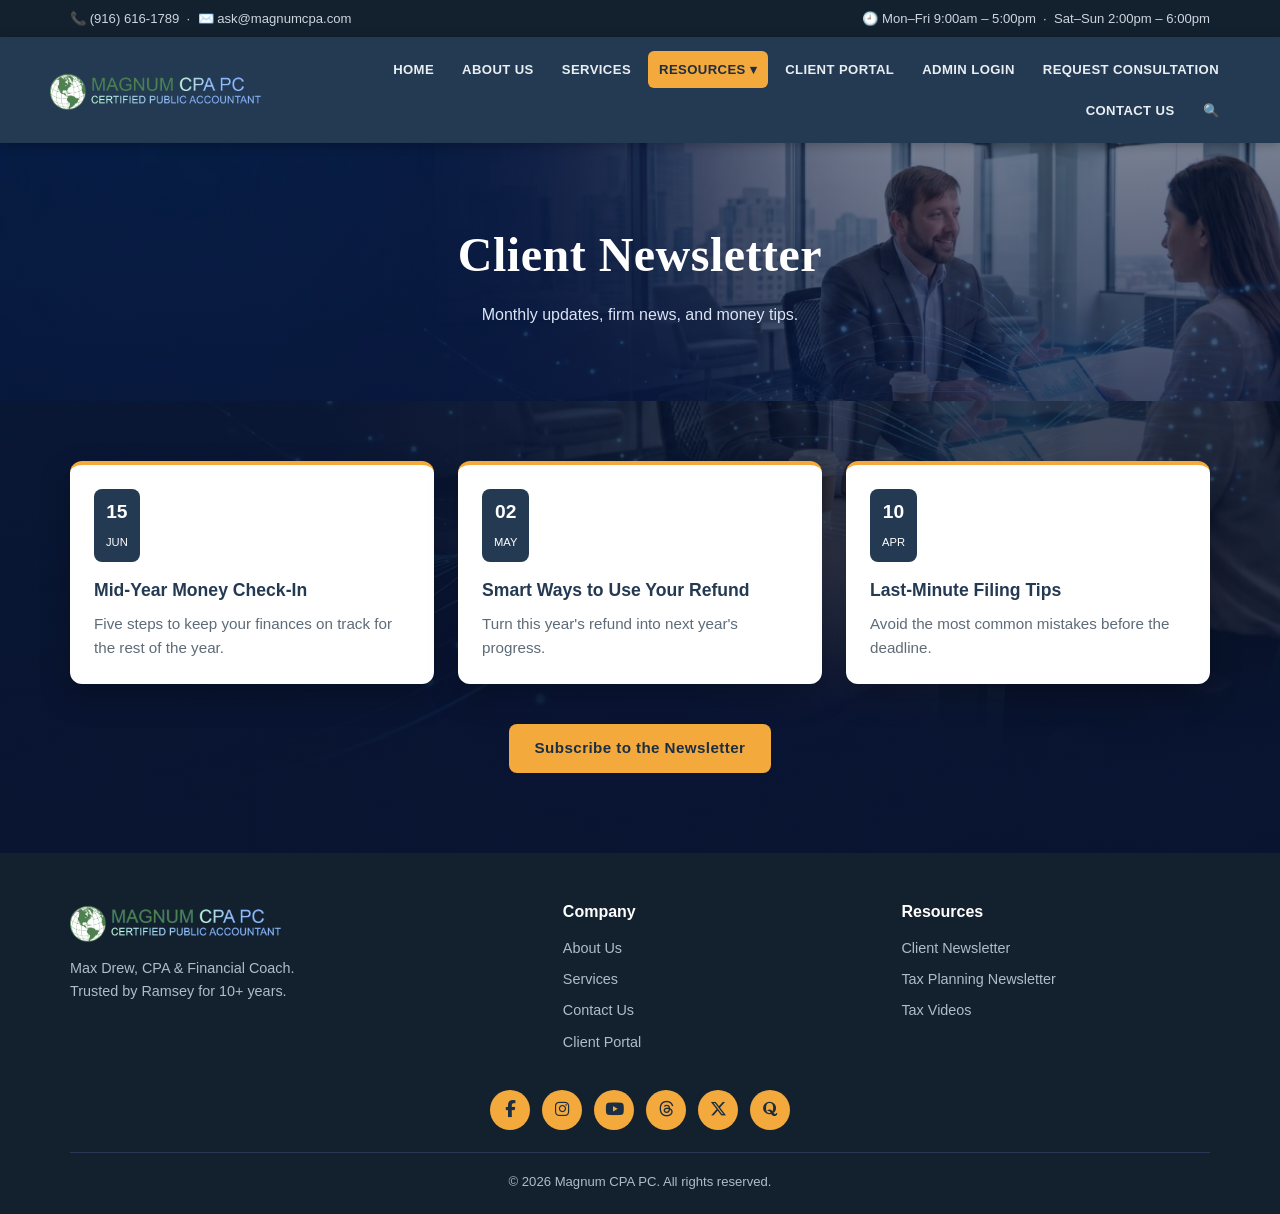
<file: client-newsletter.html>
<!DOCTYPE html>
<html lang="en">
<head>
<meta charset="UTF-8">
<meta name="viewport" content="width=device-width, initial-scale=1.0">
<title>Client Newsletter — Magnum CPA PC</title>
<link rel="stylesheet" href="site.css">
<style>
  .news-grid{display:grid;grid-template-columns:repeat(3,1fr);gap:24px;}
  .news-card{background:#fff;color:var(--text);border-radius:12px;padding:24px;box-shadow:0 12px 30px rgba(0,0,0,.25);border-top:4px solid var(--gold);}
  .news-card .date{background:var(--navy);color:#fff;border-radius:8px;text-align:center;padding:8px 12px;display:inline-block;margin-bottom:14px;}
  .news-card .date b{display:block;font-size:1.2rem;}.news-card .date span{font-size:.7rem;}
  .news-card h3{color:var(--navy);font-size:1.1rem;margin-bottom:8px;}
  .news-card p{color:var(--muted);font-size:.95rem;}
  @media(max-width:860px){.news-grid{grid-template-columns:1fr;}}
</style>
</head>
<body>
<div class="topbar"><div class="container"><span>📞 (916) 616-1789 &nbsp;·&nbsp; ✉️ ask@magnumcpa.com</span><span>🕘 Mon–Fri 9:00am – 5:00pm &nbsp;·&nbsp; Sat–Sun 2:00pm – 6:00pm</span></div></div>
<header class="site-header">
  <div class="container nav-inner">
    <a href="index.html" class="brand">
      <svg class="globe" viewBox="0 0 100 100" aria-hidden="true"><defs><radialGradient id="gO" cx="40%" cy="34%" r="80%"><stop offset="0%" stop-color="#dcf0fb"/><stop offset="58%" stop-color="#a9d6f2"/><stop offset="100%" stop-color="#6db4e0"/></radialGradient><clipPath id="gC"><circle cx="50" cy="50" r="47"/></clipPath></defs><circle cx="50" cy="50" r="47" fill="url(#gO)"/><g clip-path="url(#gC)" fill="none" stroke="#fff" stroke-width="0.8" opacity=".35"><line x1="3" y1="32" x2="97" y2="32"/><line x1="3" y1="50" x2="97" y2="50"/><line x1="3" y1="68" x2="97" y2="68"/><line x1="50" y1="3" x2="50" y2="97"/><ellipse cx="50" cy="50" rx="20" ry="47"/><ellipse cx="50" cy="50" rx="37" ry="47"/></g><g clip-path="url(#gC)"><path d="M28 18 C34 16 44 17 52 20 C60 22 70 24 74 30 C76 34 72 38 70 42 C72 46 70 52 64 56 C62 60 60 60 58 64 C57 68 55 66 54 62 C52 60 50 60 47 64 C44 70 42 78 38 82 C36 84 34 82 35 76 C36 70 34 64 32 58 C30 52 26 48 24 42 C22 36 22 28 25 22 C26 20 27 19 28 18 Z" fill="#5b9a3a" stroke="#467a2c" stroke-width="1"/><path d="M32 58 C30 52 26 48 24 42 C22 36 22 28 25 22" fill="none" stroke="#f4a93c" stroke-width="3.6" stroke-linecap="round"/><circle cx="24.5" cy="43" r="3.6" fill="#e8442b" stroke="#fff" stroke-width="1.3"/></g><circle cx="50" cy="50" r="47" fill="none" stroke="#2f6d96" stroke-width="2"/></svg>
      <span class="brand-text"><b>Magnum <span>CPA PC</span></b><small>CERTIFIED PUBLIC ACCOUNTANT</small></span>
    </a>
    <button class="nav-toggle" id="navToggle" aria-label="Toggle navigation" aria-expanded="false"><span></span><span></span><span></span></button>
    <nav class="main-nav" id="mainNav">
      <ul>
        <li><a href="index.html">Home</a></li>
        <li><a href="about.html">About Us</a></li>
        <li><a href="services.html">Services</a></li>
        <li class="has-sub">
          <a href="#" class="sub-toggle active">Resources ▾</a>
          <ul class="submenu">
            <li><a href="client-newsletter.html">Client Newsletter</a></li>
            <li><a href="tax-planning-newsletter.html">Tax Planning Newsletter</a></li>
            <li><a href="tax-videos.html">Tax Videos</a></li>
          </ul>
        </li>
        <li><a href="client-portal.html" target="_blank" rel="noopener">Client Portal</a></li>
        <li><a href="admin-login.html" target="_blank" rel="noopener">Admin Login</a></li>
        <li><a href="request-consultation.html">Request Consultation</a></li>
        <li><a href="contact.html">Contact Us</a></li>
        <li class="search-li"><a href="#" class="search-btn" aria-label="Search the site">🔍</a></li>
      </ul>
    </nav>
  </div>
</header>

<section class="page-hero"><h1>Client Newsletter</h1><p>Monthly updates, firm news, and money tips.</p></section>

<section class="section">
  <div class="container">
    <div class="news-grid">
      <div class="news-card"><div class="date"><b>15</b><span>JUN</span></div><h3>Mid-Year Money Check-In</h3><p>Five steps to keep your finances on track for the rest of the year.</p></div>
      <div class="news-card"><div class="date"><b>02</b><span>MAY</span></div><h3>Smart Ways to Use Your Refund</h3><p>Turn this year's refund into next year's progress.</p></div>
      <div class="news-card"><div class="date"><b>10</b><span>APR</span></div><h3>Last-Minute Filing Tips</h3><p>Avoid the most common mistakes before the deadline.</p></div>
    </div>
    <div style="text-align:center;margin-top:40px;"><a href="contact.html" class="btn">Subscribe to the Newsletter</a></div>
  </div>
</section>

<footer>
  <div class="container">
    <div class="foot-grid">
      <div>
        <div class="brand" style="margin-bottom:12px;"><svg class="globe" viewBox="0 0 100 100" aria-hidden="true"><defs><radialGradient id="gOf" cx="40%" cy="34%" r="80%"><stop offset="0%" stop-color="#dcf0fb"/><stop offset="58%" stop-color="#a9d6f2"/><stop offset="100%" stop-color="#6db4e0"/></radialGradient><clipPath id="gCf"><circle cx="50" cy="50" r="47"/></clipPath></defs><circle cx="50" cy="50" r="47" fill="url(#gOf)"/><g clip-path="url(#gCf)"><path d="M28 18 C34 16 44 17 52 20 C60 22 70 24 74 30 C76 34 72 38 70 42 C72 46 70 52 64 56 C62 60 60 60 58 64 C57 68 55 66 54 62 C52 60 50 60 47 64 C44 70 42 78 38 82 C36 84 34 82 35 76 C36 70 34 64 32 58 C30 52 26 48 24 42 C22 36 22 28 25 22 C26 20 27 19 28 18 Z" fill="#5b9a3a"/><circle cx="24.5" cy="43" r="3.6" fill="#e8442b" stroke="#fff" stroke-width="1.3"/></g><circle cx="50" cy="50" r="47" fill="none" stroke="#2f6d96" stroke-width="2"/></svg><span class="brand-text"><b>Magnum <span>CPA PC</span></b><small>CERTIFIED PUBLIC ACCOUNTANT</small></span></div>
        <p style="font-size:.9rem;">Max Drew, CPA &amp; Financial Coach.<br>Trusted by Ramsey for 10+ years.</p>
      </div>
      <div><h4>Company</h4><ul><li><a href="about.html">About Us</a></li><li><a href="services.html">Services</a></li><li><a href="contact.html">Contact Us</a></li><li><a href="client-portal.html" target="_blank" rel="noopener">Client Portal</a></li></ul></div>
      <div><h4>Resources</h4><ul><li><a href="client-newsletter.html">Client Newsletter</a></li><li><a href="tax-planning-newsletter.html">Tax Planning Newsletter</a></li><li><a href="tax-videos.html">Tax Videos</a></li></ul></div>
    </div>
    <div class="foot-copy">© <span id="year"></span> Magnum CPA PC. All rights reserved.</div>
  </div>
</footer>
<script src="site.js"></script>
<script src="search.js"></script>
</body>
</html>
</file>
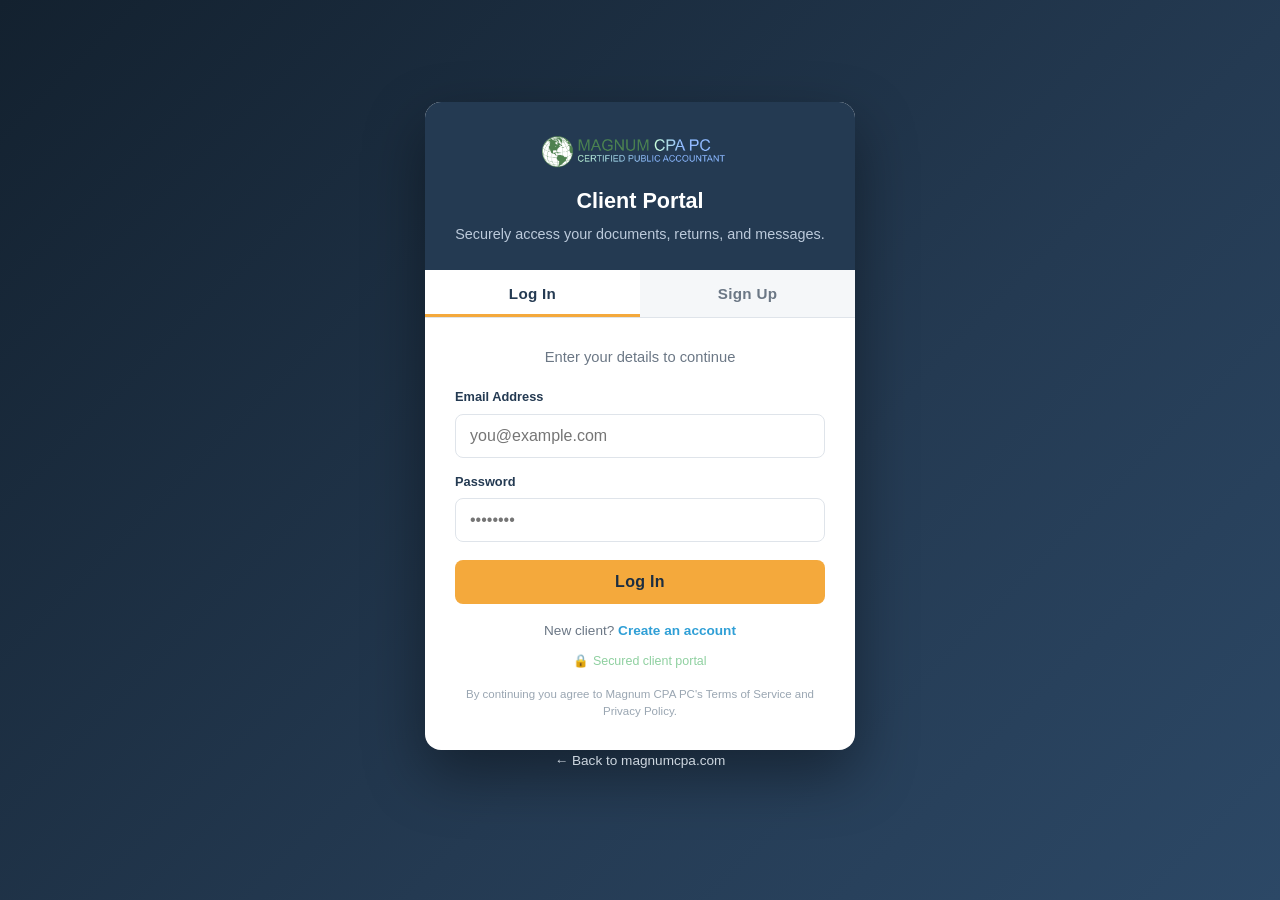
<file: client-portal.html>
<!DOCTYPE html>
<html lang="en">
<head>
<meta charset="UTF-8">
<meta name="viewport" content="width=device-width, initial-scale=1.0">
<title>Client Portal — Magnum CPA PC</title>
<meta name="description" content="Secure Client Portal for Magnum CPA PC. Log in or sign up with Google, Apple, or your email address.">
<style>
  :root{
    --navy:#243a52;
    --navy-dark:#1c2e41;
    --navy-3:#13212f;
    --gold:#f4a93c;
    --green:#7fae3a;
    --blue:#2f9fd6;
    --text:#2b2b2b;
    --muted:#6b7785;
    --border:#dfe4ea;
    --radius:10px;
  }
  *{box-sizing:border-box;margin:0;padding:0;}
  body{
    font-family:-apple-system,BlinkMacSystemFont,"Segoe UI",Roboto,Helvetica,Arial,sans-serif;
    color:var(--text);line-height:1.6;-webkit-font-smoothing:antialiased;
    min-height:100vh;display:flex;flex-direction:column;
    background:linear-gradient(135deg,var(--navy-3) 0%,var(--navy) 60%,#2c4866 100%);
  }
  a{text-decoration:none;color:inherit;}
  .globe{width:46px;height:46px;display:block;flex:none;}

  .wrap{flex:1;display:flex;align-items:center;justify-content:center;padding:34px 18px;}
  .card{
    width:100%;max-width:430px;background:#fff;border-radius:16px;
    box-shadow:0 24px 60px rgba(0,0,0,.4);overflow:hidden;
  }

  /* header */
  .card-head{background:var(--navy);color:#fff;padding:28px 30px 24px;text-align:center;}
  .brand{display:inline-flex;align-items:center;gap:11px;margin-bottom:14px;}
  .brand .t b{font-size:1.2rem;color:var(--green);font-weight:700;}
  .brand .t b span{color:#fff;}
  .brand .t small{display:block;font-size:.62rem;letter-spacing:1px;color:#aebccb;text-align:left;}
  .card-head h1{font-size:1.35rem;margin-bottom:4px;}
  .card-head p{color:#bccadb;font-size:.9rem;}

  /* tabs */
  .tabs{display:flex;border-bottom:1px solid var(--border);}
  .tabs button{
    flex:1;background:#f5f7f9;border:0;padding:15px;font-size:.95rem;font-weight:700;
    color:var(--muted);cursor:pointer;letter-spacing:.3px;transition:.2s;
  }
  .tabs button.active{background:#fff;color:var(--navy);box-shadow:inset 0 -3px 0 var(--gold);}

  .body{padding:28px 30px 30px;}
  .pane-title{font-size:.92rem;color:var(--muted);text-align:center;margin-bottom:18px;}

  /* social buttons */
  .sso{display:flex;flex-direction:column;gap:11px;margin-bottom:20px;}
  .sso button{
    display:flex;align-items:center;justify-content:center;gap:11px;width:100%;
    padding:12px 16px;border:1px solid var(--border);border-radius:8px;background:#fff;
    font-size:.95rem;font-weight:600;color:#2b2b2b;cursor:pointer;transition:.18s;
  }
  .sso button:hover{background:#f7f9fb;border-color:#c9d2db;transform:translateY(-1px);}
  .sso button svg{width:20px;height:20px;flex:none;}
  .sso button.apple{background:#000;color:#fff;border-color:#000;}
  .sso button.apple:hover{background:#1a1a1a;}

  /* divider */
  .divider{display:flex;align-items:center;gap:12px;color:var(--muted);font-size:.8rem;margin:6px 0 18px;}
  .divider:before,.divider:after{content:"";flex:1;height:1px;background:var(--border);}

  /* form */
  .field{margin-bottom:14px;}
  .field label{display:block;font-size:.8rem;font-weight:700;color:var(--navy);margin-bottom:6px;}
  .field input{width:100%;padding:12px 14px;border:1px solid var(--border);border-radius:8px;font-size:1rem;}
  .field input:focus{outline:2px solid var(--gold);border-color:transparent;}
  .signup-only{display:none;}
  body.mode-signup .signup-only{display:block;}

  .btn-primary{
    width:100%;background:var(--gold);color:var(--navy-dark);font-weight:800;
    padding:13px;border:0;border-radius:8px;font-size:1rem;cursor:pointer;letter-spacing:.3px;
    transition:transform .15s,box-shadow .2s;margin-top:4px;
  }
  .btn-primary:hover{transform:translateY(-2px);box-shadow:0 10px 22px rgba(244,169,60,.4);}

  .helper{text-align:center;font-size:.85rem;color:var(--muted);margin-top:16px;}
  .helper a{color:var(--blue);font-weight:600;}
  .fineprint{text-align:center;font-size:.72rem;color:#9aa6b2;margin-top:14px;line-height:1.5;}

  .back{display:block;text-align:center;color:#cdd6df;font-size:.85rem;padding:0 0 26px;}
  .back:hover{color:#fff;}
  .secure{display:flex;align-items:center;justify-content:center;gap:6px;color:#8fd0a0;font-size:.78rem;margin-top:10px;}
</style>
</head>
<body class="mode-login">

<!-- globe icon -->
<svg width="0" height="0" style="position:absolute" aria-hidden="true">
  <symbol id="globeIcon" viewBox="0 0 100 100">
    <defs>
      <radialGradient id="gOcean" cx="40%" cy="34%" r="80%">
        <stop offset="0%" stop-color="#dcf0fb"/><stop offset="58%" stop-color="#a9d6f2"/><stop offset="100%" stop-color="#6db4e0"/>
      </radialGradient>
      <clipPath id="gClip"><circle cx="50" cy="50" r="47"/></clipPath>
    </defs>
    <circle cx="50" cy="50" r="47" fill="url(#gOcean)"/>
    <g clip-path="url(#gClip)" fill="none" stroke="#ffffff" stroke-width="0.8" opacity=".35">
      <line x1="3" y1="32" x2="97" y2="32"/><line x1="3" y1="50" x2="97" y2="50"/>
      <line x1="3" y1="68" x2="97" y2="68"/><line x1="50" y1="3" x2="50" y2="97"/>
      <ellipse cx="50" cy="50" rx="20" ry="47"/><ellipse cx="50" cy="50" rx="37" ry="47"/>
    </g>
    <g clip-path="url(#gClip)">
      <path d="M28 18 C34 16 44 17 52 20 C60 22 70 24 74 30 C76 34 72 38 70 42 C72 46 70 52 64 56 C62 60 60 60 58 64 C57 68 55 66 54 62 C52 60 50 60 47 64 C44 70 42 78 38 82 C36 84 34 82 35 76 C36 70 34 64 32 58 C30 52 26 48 24 42 C22 36 22 28 25 22 C26 20 27 19 28 18 Z" fill="#5b9a3a" stroke="#467a2c" stroke-width="1"/>
      <path d="M32 58 C30 52 26 48 24 42 C22 36 22 28 25 22" fill="none" stroke="#f4a93c" stroke-width="3.6" stroke-linecap="round" stroke-linejoin="round"/>
      <circle cx="24.5" cy="43" r="3.6" fill="#e8442b" stroke="#fff" stroke-width="1.3"/>
    </g>
    <circle cx="50" cy="50" r="47" fill="none" stroke="#2f6d96" stroke-width="2"/>
  </symbol>
</svg>

<div class="wrap">
  <div>
    <div class="card">
      <div class="card-head">
        <div class="brand">
          <img src="images/MAGNUM%20CPA%20LOGO.png" alt="Magnum CPA PC" style="height:40px;width:auto;display:block;margin:0 auto;">
        </div>
        <h1 id="headTitle">Client Portal</h1>
        <p id="headSub">Securely access your documents, returns, and messages.</p>
      </div>

      <!-- Log In / Sign Up tabs -->
      <div class="tabs">
        <button id="tabLogin" class="active" onclick="setMode('login')">Log In</button>
        <button id="tabSignup" onclick="setMode('signup')">Sign Up</button>
      </div>

      <div class="body">
        <p class="pane-title" id="paneTitle">Enter your details to continue</p>

        <!-- Email form -->
        <form onsubmit="return emailContinue(event)">
          <div class="field signup-only">
            <label for="fullname">Full Name</label>
            <input type="text" id="fullname" placeholder="Jane Doe">
          </div>
          <div class="field">
            <label for="email">Email Address</label>
            <input type="email" id="email" placeholder="you@example.com" required>
          </div>
          <div class="field">
            <label for="pw">Password</label>
            <input type="password" id="pw" placeholder="••••••••" required>
          </div>
          <div class="field signup-only">
            <label for="pw2">Confirm Password</label>
            <input type="password" id="pw2" placeholder="••••••••">
          </div>
          <button type="submit" class="btn-primary" id="submitBtn">Log In</button>
        </form>

        <p class="helper" id="switchHelper">
          New client? <a href="#" onclick="setMode('signup');return false;">Create an account</a>
        </p>
        <div class="secure">🔒 Secured client portal</div>
        <p class="fineprint">By continuing you agree to Magnum CPA PC's Terms of Service and Privacy Policy.</p>
      </div>
    </div>
    <a class="back" href="index.html">← Back to magnumcpa.com</a>
  </div>
</div>

<script>
  // Where sign-in / sign-up actually completes. Add your live portal URL here.
  const PORTAL_URL = "";

  function setMode(mode){
    const signup = mode === 'signup';
    document.body.classList.toggle('mode-signup', signup);
    document.body.classList.toggle('mode-login', !signup);
    tabLogin.classList.toggle('active', !signup);
    tabSignup.classList.toggle('active', signup);
    headTitle.textContent = signup ? 'Create Your Account' : 'Client Portal';
    headSub.textContent = signup
      ? 'Set up secure access to your tax documents and messages.'
      : 'Securely access your documents, returns, and messages.';
    paneTitle.textContent = signup ? 'Sign up in seconds' : 'Enter your details to continue';
    submitBtn.textContent = signup ? 'Create Account' : 'Log In';
    switchHelper.innerHTML = signup
      ? 'Already a client? <a href="#" onclick="setMode(\'login\');return false;">Log in</a>'
      : 'New client? <a href="#" onclick="setMode(\'signup\');return false;">Create an account</a>';
  }

  // ---- Sign-up storage (kept in this browser) ----
  const STORE_KEY = 'magnum_signups';
  function getSignups(){
    try { return JSON.parse(localStorage.getItem(STORE_KEY) || '[]'); }
    catch(e){ return []; }
  }
  function saveSignup(rec){
    const all = getSignups();
    all.push(rec);
    localStorage.setItem(STORE_KEY, JSON.stringify(all));
    return all.length;
  }
  function xmlEsc(s){
    return String(s == null ? '' : s)
      .replace(/&/g,'&amp;').replace(/</g,'&lt;').replace(/>/g,'&gt;')
      .replace(/"/g,'&quot;');
  }

  // Gather every saved client profile from this browser.
  function getProfiles(){
    const out = [];
    for (let i = 0; i < localStorage.length; i++){
      const k = localStorage.key(i);
      if (k && k.indexOf('magnum_profile_') === 0){
        try {
          const p = JSON.parse(localStorage.getItem(k)) || {};
          p._email = k.slice('magnum_profile_'.length);
          out.push(p);
        } catch(e){}
      }
    }
    return out;
  }

  function cell(v){ return '<Cell><Data ss:Type="String">' + xmlEsc(v) + '</Data></Cell>'; }
  function sheet(name, headers, rows){
    let html = '<Worksheet ss:Name="' + xmlEsc(name) + '"><Table>';
    html += '<Row>' + headers.map(cell).join('') + '</Row>';
    rows.forEach(r => { html += '<Row>' + r.map(cell).join('') + '</Row>'; });
    return html + '</Table></Worksheet>';
  }

  // Build ONE Excel file: "Sign Ups" sheet + "Client Info" sheet.
  function exportSignupsToExcel(){
    const signups = getSignups();
    const profiles = getProfiles();
    if (!signups.length && !profiles.length){
      alert('No sign-ups or profiles have been saved yet.');
      return;
    }

    const signupSheet = sheet(
      'Sign Ups',
      ['Full Name','Email','Password','Sign-up Date'],
      signups.map(r => [r.name, r.email, r.password, r.date])
    );

    const infoSheet = sheet(
      'Client Info',
      ['Full Name','Email','Phone','Sex','Date of Birth','Occupation','Address','About Me','Has Photo'],
      profiles.map(p => [
        p.name, p._email, p.phone, p.sex, p.dob, p.job, p.addr, p.bio,
        p.photo ? 'Yes' : 'No'
      ])
    );

    const xml =
      '<?xml version="1.0"?>\n<?mso-application progid="Excel.Sheet"?>\n' +
      '<Workbook xmlns="urn:schemas-microsoft-com:office:spreadsheet" ' +
      'xmlns:ss="urn:schemas-microsoft-com:office:spreadsheet">' +
      signupSheet + infoSheet +
      '</Workbook>';

    const blob = new Blob([xml], {type:'application/vnd.ms-excel'});
    const url = URL.createObjectURL(blob);
    const a = document.createElement('a');
    a.href = url; a.download = 'magnum-signups.xls';
    document.body.appendChild(a); a.click(); a.remove();
    URL.revokeObjectURL(url);
  }

  function emailContinue(e){
    e.preventDefault();
    const signup = document.body.classList.contains('mode-signup');

    if (signup){
      if (pw.value !== pw2.value){ alert('Passwords do not match. Please re-enter.'); return false; }
      const count = saveSignup({
        name: fullname.value.trim(),
        email: email.value.trim(),
        password: pw.value,
        date: new Date().toLocaleString()
      });
      alert('Thanks for signing up! Your information has been saved (' + count + ' total on this device).');
      e.target.reset();
      setMode('login');
      return false;
    }

    // Log In: check the entered details against the saved sign-ups
    // (the same records that the magnum-signups.xls file is built from).
    const em = email.value.trim().toLowerCase();
    const match = getSignups().find(u =>
      String(u.email || '').trim().toLowerCase() === em && u.password === pw.value);
    if (!match){
      alert('Incorrect email or password. If you have not signed up yet, please use the Sign Up tab.');
      return false;
    }
    // Success — remember the session and open the portal dashboard.
    sessionStorage.setItem('magnum_currentUser', match.email);
    window.location.href = 'dashboard.html';
    return false;
  }
</script>
</body>
</html>
</file>
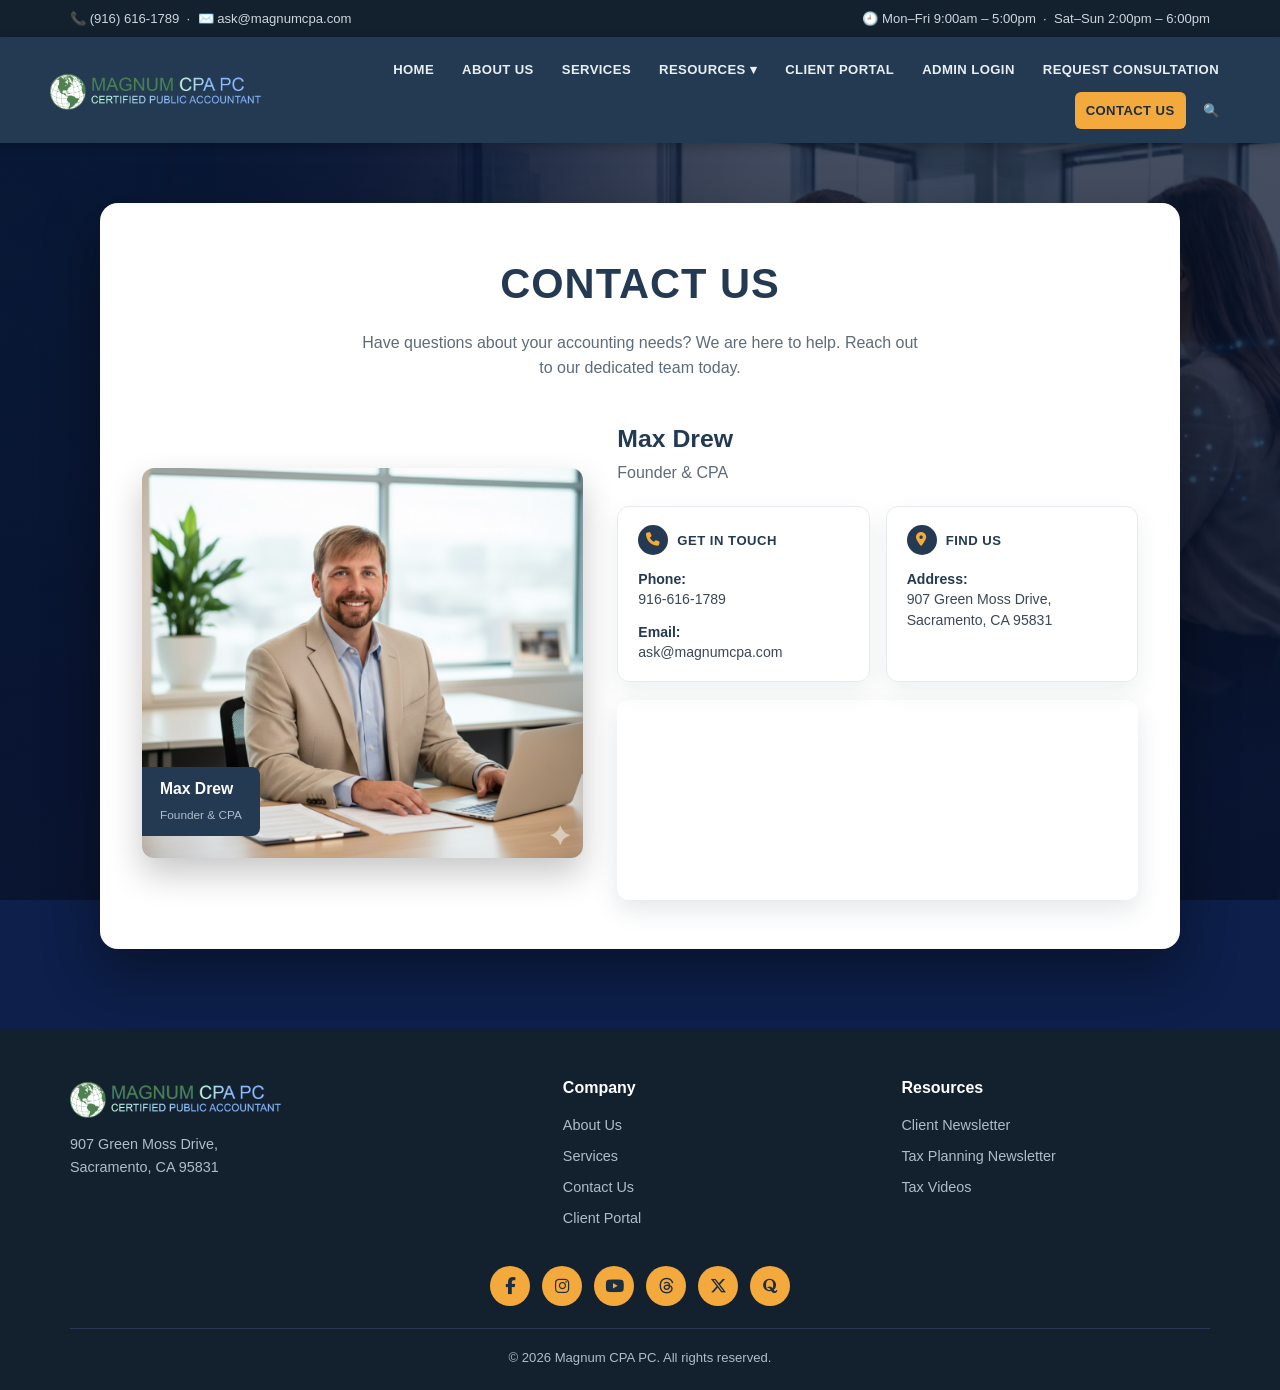
<file: contact.html>
<!DOCTYPE html>
<html lang="en">
<head>
<meta charset="UTF-8">
<meta name="viewport" content="width=device-width, initial-scale=1.0">
<title>Contact Us — Magnum CPA PC</title>
<meta name="description" content="Contact Magnum CPA PC — Phone (916) 616-1789, ask@magnumcpa.com. Located at 907 Green Moss Drive, Sacramento, CA 95831.">
<link rel="stylesheet" href="site.css">
<style>
  .contactx{background:#fff;color:#243a52;border-radius:18px;max-width:1080px;margin:0 auto;
    padding:48px 42px 42px;box-shadow:0 22px 55px rgba(0,0,0,.4);position:relative;overflow:hidden;}
  .contactx h1{text-align:center;font-size:2.6rem;font-weight:800;color:#243a52;letter-spacing:1px;margin:0;}
  .contactx .sub{text-align:center;color:#5e6b78;max-width:560px;margin:12px auto 38px;line-height:1.6;}
  .cx-grid{display:grid;grid-template-columns:1fr 1.18fr;gap:34px;align-items:center;}
  .cx-photo{position:relative;border-radius:12px;overflow:hidden;box-shadow:0 16px 34px rgba(0,0,0,.22);}
  .cx-photo img{width:100%;display:block;}
  .cx-badge{position:absolute;left:0;bottom:22px;background:#243a52;color:#fff;padding:9px 18px;border-radius:0 8px 8px 0;}
  .cx-badge b{display:block;font-size:.98rem;}
  .cx-badge span{font-size:.74rem;color:#aebccb;}
  .cx-name b{font-size:1.55rem;color:#243a52;}
  .cx-name span{display:block;color:#5e6b78;margin:2px 0 20px;}
  .cx-cards{display:grid;grid-template-columns:1fr 1fr;gap:16px;margin-bottom:18px;}
  .cx-card{border:1px solid #e6eaef;border-radius:12px;padding:18px 20px;box-shadow:0 10px 24px rgba(36,58,82,.08);}
  .cx-card .h{display:flex;align-items:center;gap:9px;font-weight:800;color:#243a52;text-transform:uppercase;font-size:.82rem;letter-spacing:.5px;margin-bottom:14px;}
  .cx-card .h .dot{width:30px;height:30px;border-radius:50%;background:#243a52;color:#f4a93c;display:grid;place-items:center;font-size:.85rem;flex:none;}
  .cx-card p{font-size:.88rem;color:#3c4757;margin-bottom:12px;line-height:1.45;}
  .cx-card p:last-child{margin-bottom:0;}
  .cx-card p b{color:#243a52;display:block;}
  .cx-map iframe{width:100%;height:200px;border:0;border-radius:12px;box-shadow:0 10px 24px rgba(36,58,82,.12);}
  .cx-social{display:flex;gap:12px;justify-content:center;margin-top:34px;}
  .cx-social a{width:42px;height:42px;border-radius:50%;background:#243a52;color:#fff;display:grid;place-items:center;font-size:1.05rem;transition:transform .15s,background .2s;}
  .cx-social a:hover{transform:translateY(-3px);background:#f4a93c;color:#243a52;}
  @media(max-width:860px){.cx-grid{grid-template-columns:1fr;}.cx-cards{grid-template-columns:1fr;}}
  @media(max-width:600px){.contactx{padding:32px 20px;}.contactx h1{font-size:2rem;}}
</style>
</head>
<body>

<div class="topbar">
  <div class="container">
    <span>📞 (916) 616-1789 &nbsp;·&nbsp; ✉️ ask@magnumcpa.com</span>
    <span>🕘 Mon–Fri 9:00am – 5:00pm &nbsp;·&nbsp; Sat–Sun 2:00pm – 6:00pm</span>
  </div>
</div>

<header class="site-header">
  <div class="container nav-inner">
    <a href="index.html" class="brand">
      <svg class="globe" viewBox="0 0 100 100" aria-hidden="true">
        <defs><radialGradient id="gO" cx="40%" cy="34%" r="80%"><stop offset="0%" stop-color="#dcf0fb"/><stop offset="58%" stop-color="#a9d6f2"/><stop offset="100%" stop-color="#6db4e0"/></radialGradient><clipPath id="gC"><circle cx="50" cy="50" r="47"/></clipPath></defs>
        <circle cx="50" cy="50" r="47" fill="url(#gO)"/>
        <g clip-path="url(#gC)" fill="none" stroke="#fff" stroke-width="0.8" opacity=".35"><line x1="3" y1="32" x2="97" y2="32"/><line x1="3" y1="50" x2="97" y2="50"/><line x1="3" y1="68" x2="97" y2="68"/><line x1="50" y1="3" x2="50" y2="97"/><ellipse cx="50" cy="50" rx="20" ry="47"/><ellipse cx="50" cy="50" rx="37" ry="47"/></g>
        <g clip-path="url(#gC)"><path d="M28 18 C34 16 44 17 52 20 C60 22 70 24 74 30 C76 34 72 38 70 42 C72 46 70 52 64 56 C62 60 60 60 58 64 C57 68 55 66 54 62 C52 60 50 60 47 64 C44 70 42 78 38 82 C36 84 34 82 35 76 C36 70 34 64 32 58 C30 52 26 48 24 42 C22 36 22 28 25 22 C26 20 27 19 28 18 Z" fill="#5b9a3a" stroke="#467a2c" stroke-width="1"/><path d="M32 58 C30 52 26 48 24 42 C22 36 22 28 25 22" fill="none" stroke="#f4a93c" stroke-width="3.6" stroke-linecap="round"/><circle cx="24.5" cy="43" r="3.6" fill="#e8442b" stroke="#fff" stroke-width="1.3"/></g>
        <circle cx="50" cy="50" r="47" fill="none" stroke="#2f6d96" stroke-width="2"/>
      </svg>
      <span class="brand-text"><b>Magnum <span>CPA PC</span></b><small>CERTIFIED PUBLIC ACCOUNTANT</small></span>
    </a>
    <button class="nav-toggle" id="navToggle" aria-label="Toggle navigation" aria-expanded="false"><span></span><span></span><span></span></button>
    <nav class="main-nav" id="mainNav">
      <ul>
        <li><a href="index.html">Home</a></li>
        <li><a href="about.html">About Us</a></li>
        <li><a href="services.html">Services</a></li>
        <li class="has-sub">
          <a href="#" class="sub-toggle">Resources ▾</a>
          <ul class="submenu">
            <li><a href="client-newsletter.html">Client Newsletter</a></li>
            <li><a href="tax-planning-newsletter.html">Tax Planning Newsletter</a></li>
            <li><a href="tax-videos.html">Tax Videos</a></li>
          </ul>
        </li>
        <li><a href="client-portal.html" target="_blank" rel="noopener">Client Portal</a></li>
        <li><a href="admin-login.html" target="_blank" rel="noopener">Admin Login</a></li>
        <li><a href="request-consultation.html">Request Consultation</a></li>
        <li><a href="contact.html" class="active">Contact Us</a></li>
        <li class="search-li"><a href="#" class="search-btn" aria-label="Search the site">🔍</a></li>
      </ul>
    </nav>
  </div>
</header>

<section class="section">
  <div class="container">
    <div class="contactx">
      <h1>CONTACT US</h1>
      <p class="sub">Have questions about your accounting needs? We are here to help. Reach out to our dedicated team today.</p>

      <div class="cx-grid">
        <div class="cx-photo">
          <img src="images/Max-contact-us.jpg" alt="Max Drew, Magnum CPA PC">
          <div class="cx-badge"><b>Max Drew</b><span>Founder &amp; CPA</span></div>
        </div>

        <div class="cx-right">
          <div class="cx-name"><b>Max Drew</b><span>Founder &amp; CPA</span></div>

          <div class="cx-cards">
            <div class="cx-card">
              <div class="h"><span class="dot"><i class="fa-solid fa-phone"></i></span> Get In Touch</div>
              <p><b>Phone:</b> 916-616-1789</p>
              <p><b>Email:</b> ask@magnumcpa.com</p>
            </div>
            <div class="cx-card">
              <div class="h"><span class="dot"><i class="fa-solid fa-location-dot"></i></span> Find Us</div>
              <p><b>Address:</b> 907 Green Moss Drive, Sacramento, CA 95831</p>
            </div>
          </div>

          <div class="cx-map">
            <iframe title="Magnum CPA PC location map" loading="lazy"
              src="https://www.google.com/maps?q=907%20Green%20Moss%20Drive%2C%20Sacramento%2C%20CA%2095831&output=embed"></iframe>
          </div>
        </div>
      </div>

    </div>
  </div>
</section>

<footer>
  <div class="container">
    <div class="foot-grid">
      <div>
        <div class="brand" style="margin-bottom:12px;">
          <svg class="globe" viewBox="0 0 100 100" aria-hidden="true"><defs><radialGradient id="gOf" cx="40%" cy="34%" r="80%"><stop offset="0%" stop-color="#dcf0fb"/><stop offset="58%" stop-color="#a9d6f2"/><stop offset="100%" stop-color="#6db4e0"/></radialGradient><clipPath id="gCf"><circle cx="50" cy="50" r="47"/></clipPath></defs><circle cx="50" cy="50" r="47" fill="url(#gOf)"/><g clip-path="url(#gCf)"><path d="M28 18 C34 16 44 17 52 20 C60 22 70 24 74 30 C76 34 72 38 70 42 C72 46 70 52 64 56 C62 60 60 60 58 64 C57 68 55 66 54 62 C52 60 50 60 47 64 C44 70 42 78 38 82 C36 84 34 82 35 76 C36 70 34 64 32 58 C30 52 26 48 24 42 C22 36 22 28 25 22 C26 20 27 19 28 18 Z" fill="#5b9a3a"/><circle cx="24.5" cy="43" r="3.6" fill="#e8442b" stroke="#fff" stroke-width="1.3"/></g><circle cx="50" cy="50" r="47" fill="none" stroke="#2f6d96" stroke-width="2"/></svg>
          <span class="brand-text"><b>Magnum <span>CPA PC</span></b><small>CERTIFIED PUBLIC ACCOUNTANT</small></span>
        </div>
        <p style="font-size:.9rem;">907 Green Moss Drive,<br>Sacramento, CA 95831</p>
      </div>
      <div><h4>Company</h4><ul><li><a href="about.html">About Us</a></li><li><a href="services.html">Services</a></li><li><a href="contact.html">Contact Us</a></li><li><a href="client-portal.html" target="_blank" rel="noopener">Client Portal</a></li></ul></div>
      <div><h4>Resources</h4><ul><li><a href="client-newsletter.html">Client Newsletter</a></li><li><a href="tax-planning-newsletter.html">Tax Planning Newsletter</a></li><li><a href="tax-videos.html">Tax Videos</a></li></ul></div>
    </div>
    <div class="foot-copy">© <span id="year"></span> Magnum CPA PC. All rights reserved.</div>
  </div>
</footer>

<script src="site.js"></script>
<script src="search.js"></script>
</body>
</html>
</file>
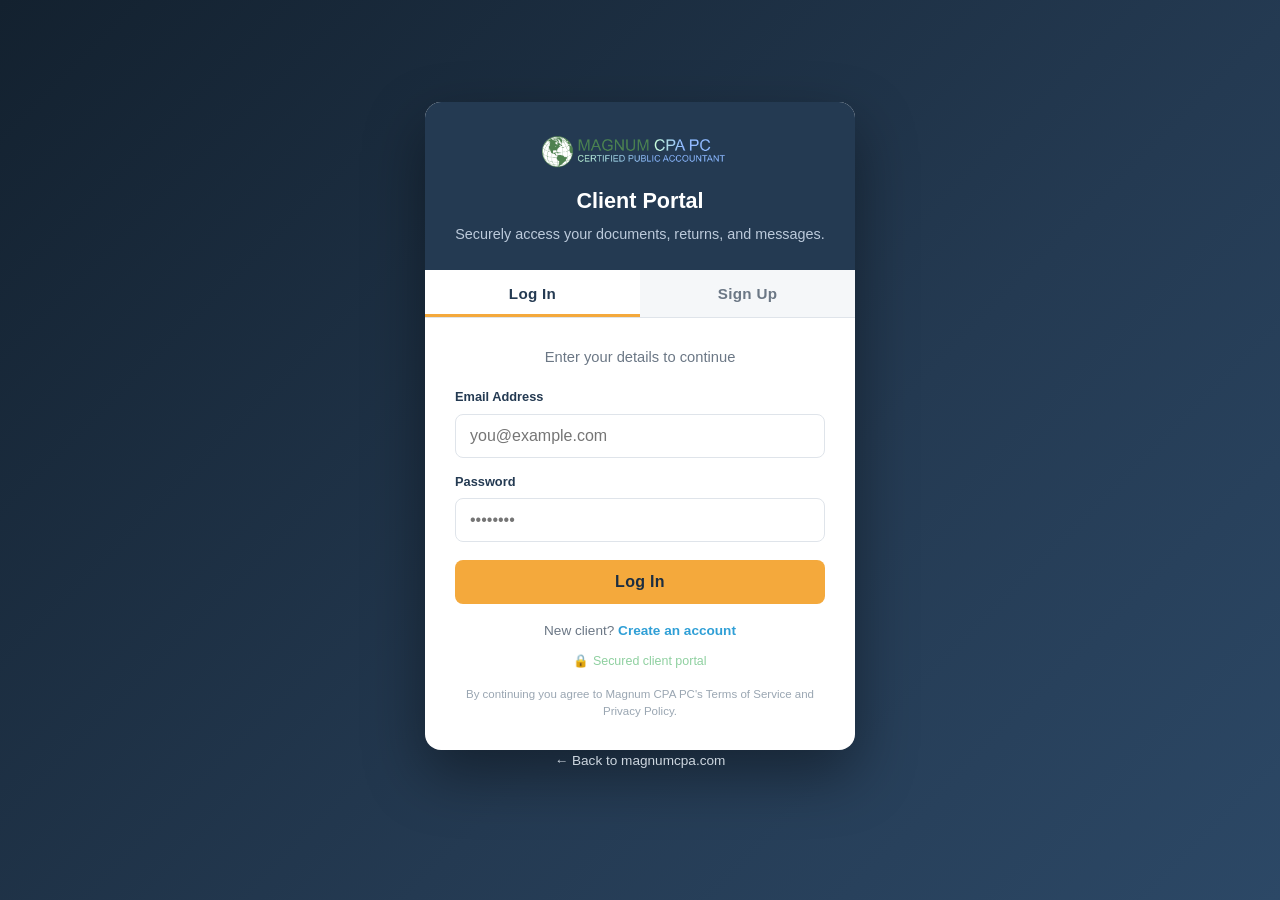
<file: dashboard.html>
<!DOCTYPE html>
<html lang="en">
<head>
<meta charset="UTF-8">
<meta name="viewport" content="width=device-width, initial-scale=1.0">
<title>My Profile — Magnum CPA PC Client Portal</title>
<style>
  :root{
    --navy:#243a52;--navy-dark:#1c2e41;--navy-3:#13212f;
    --gold:#f4a93c;--green:#7fae3a;--blue:#2f9fd6;
    --text:#2b2b2b;--muted:#6b7785;--border:#e1e6ec;--bg-alt:#f3f5f8;--radius:12px;
  }
  *{box-sizing:border-box;margin:0;padding:0;}
  body{font-family:-apple-system,BlinkMacSystemFont,"Segoe UI",Roboto,Helvetica,Arial,sans-serif;
    color:var(--text);background:var(--bg-alt);line-height:1.6;-webkit-font-smoothing:antialiased;}
  a{text-decoration:none;color:inherit;}
  .container{max-width:960px;margin:0 auto;padding:0 20px;}
  .globe{width:40px;height:40px;display:block;flex:none;}

  /* header */
  header{background:var(--navy);color:#fff;position:sticky;top:0;z-index:20;box-shadow:0 2px 10px rgba(0,0,0,.2);}
  .hbar{display:flex;align-items:center;justify-content:space-between;padding:14px 0;gap:16px;}
  .brand{display:flex;align-items:center;gap:11px;}
  .brand b{font-size:1.1rem;color:var(--green);font-weight:700;}
  .brand b span{color:#fff;}
  .brand small{display:block;font-size:.6rem;letter-spacing:1px;color:#aebccb;}
  .hright{display:flex;align-items:center;gap:16px;font-size:.9rem;}
  .hright .hi{color:#cdd6df;}
  .logout{background:var(--gold);color:var(--navy-dark);font-weight:700;padding:8px 16px;border-radius:6px;cursor:pointer;border:0;font-size:.85rem;}
  .logout:hover{filter:brightness(1.05);}

  section{padding:34px 0;}
  .card{background:#fff;border:1px solid var(--border);border-radius:var(--radius);box-shadow:0 8px 24px rgba(36,58,82,.06);}
  .card-head{padding:22px 26px;border-bottom:1px solid var(--border);display:flex;align-items:center;gap:10px;}
  .card-head h2{font-size:1.25rem;color:var(--navy);}
  .card-head .ic{width:38px;height:38px;border-radius:9px;background:var(--navy);color:var(--gold);display:grid;place-items:center;font-size:1.1rem;flex:none;}
  .card-body{padding:26px;}

  /* profile */
  .profile-grid{display:grid;grid-template-columns:240px 1fr;gap:30px;align-items:start;}
  .avatar-col{text-align:center;}
  .avatar{width:170px;height:170px;border-radius:50%;margin:0 auto 14px;overflow:hidden;
    background:linear-gradient(160deg,var(--gold),#f57c2b);display:grid;place-items:center;
    box-shadow:0 10px 26px rgba(0,0,0,.18);position:relative;}
  .avatar img{width:100%;height:100%;object-fit:cover;}
  .avatar .ph{color:#fff;font-size:2.8rem;font-weight:700;}
  .upload-btn{display:inline-block;background:var(--navy);color:#fff;font-size:.82rem;font-weight:600;
    padding:9px 16px;border-radius:6px;cursor:pointer;transition:.2s;}
  .upload-btn:hover{background:var(--navy-dark);}
  .upload-btn input{display:none;}

  .form-grid{display:grid;grid-template-columns:1fr 1fr;gap:16px 18px;}
  .field{display:flex;flex-direction:column;}
  .field.full{grid-column:1 / -1;}
  .field label{font-size:.78rem;font-weight:700;color:var(--navy);margin-bottom:5px;text-transform:uppercase;letter-spacing:.3px;}
  .field input,.field select,.field textarea{padding:11px 13px;border:1px solid var(--border);border-radius:8px;font-size:.97rem;font-family:inherit;}
  .field input:focus,.field select:focus,.field textarea:focus{outline:2px solid var(--gold);border-color:transparent;}
  .field input[readonly]{background:#f4f6f8;color:var(--muted);}
  .btn{background:var(--gold);color:var(--navy-dark);font-weight:800;padding:12px 28px;border:0;border-radius:8px;
    cursor:pointer;font-size:.95rem;letter-spacing:.3px;transition:transform .15s,box-shadow .2s;}
  .btn:hover{transform:translateY(-2px);box-shadow:0 10px 22px rgba(244,169,60,.4);}
  .saved-note{color:var(--green);font-weight:700;font-size:.88rem;margin-left:14px;opacity:0;transition:opacity .3s;}
  .saved-note.show{opacity:1;}
  /* notifications */
  .notif-wrap{position:relative;}
  .notif-btn{background:rgba(255,255,255,.14);border:1px solid rgba(255,255,255,.25);color:#fff;width:40px;height:40px;border-radius:50%;cursor:pointer;font-size:1.1rem;position:relative;}
  .notif-dot{position:absolute;top:6px;right:6px;width:11px;height:11px;background:#e8442b;border-radius:50%;border:2px solid var(--navy);}
  .notif-panel{position:absolute;right:0;top:50px;width:320px;max-width:86vw;background:#fff;border-radius:12px;box-shadow:0 18px 44px rgba(0,0,0,.3);display:none;z-index:80;overflow:hidden;}
  .notif-panel.open{display:block;}
  .notif-head{background:var(--navy);color:#fff;padding:12px 16px;font-weight:700;font-size:.95rem;}
  .notif-panel .ni{padding:12px 16px;border-bottom:1px solid var(--border);font-size:.88rem;color:#3c4757;}
  .notif-panel .ni.unread{background:#fff8ec;}
  .notif-panel .ni .nd{display:block;font-size:.72rem;color:var(--muted);margin-top:3px;}
  .notif-empty{padding:16px;color:var(--muted);font-style:italic;font-size:.9rem;}
  /* update / meeting feed */
  .feed-item{border:1px solid var(--border);border-left:4px solid var(--gold);border-radius:10px;padding:16px 18px;margin-bottom:12px;background:#fff;}
  .feed-item .fd{font-size:.76rem;color:var(--muted);margin-bottom:5px;}
  .feed-item .ft{color:#2b2b2b;white-space:pre-wrap;}
  .feed-item h4{color:var(--navy);margin-bottom:4px;}
  .feed-item .fa{margin-top:8px;}.feed-item .fa a{color:var(--blue);font-weight:700;font-size:.84rem;}
  .fb-mine{border:1px solid #cfe3bd;background:#f4faee;border-radius:10px;padding:14px 16px;margin-bottom:16px;}
  .fb-mine .acts{margin-top:8px;display:flex;gap:10px;}
  .fb-mine .acts button{background:0;border:0;cursor:pointer;font-weight:700;font-size:.83rem;}
  .fb-mine .acts .edit{color:var(--blue);} .fb-mine .acts .del{color:#c0392b;}
  /* tax organizer accordion */
  .osec{border:1px solid var(--border);border-radius:10px;margin-bottom:10px;overflow:hidden;}
  .osec-head{width:100%;text-align:left;background:#f4f6f8;border:0;cursor:pointer;padding:14px 18px;
    font-weight:700;color:var(--navy);font-size:1rem;display:flex;align-items:center;justify-content:space-between;}
  .osec-head:hover{background:#eef1f5;}
  .osec-head .chev{transition:transform .2s;color:var(--muted);}
  .osec.open .osec-head .chev{transform:rotate(90deg);}
  .osec-body{display:none;padding:18px;border-top:1px solid var(--border);}
  .osec.open .osec-body{display:block;}
  .ofield{margin-bottom:14px;}
  .ofield label{display:block;font-size:.85rem;font-weight:600;color:var(--navy);margin-bottom:5px;}
  .ofield input,.ofield select,.ofield textarea{width:100%;padding:10px 12px;border:1px solid var(--border);border-radius:8px;font-size:.95rem;font-family:inherit;}
  .ofield input:focus,.ofield select:focus,.ofield textarea:focus{outline:2px solid var(--gold);border-color:transparent;}
  .ofield .ostatic{padding:10px 12px;background:#f4f6f8;border-radius:8px;color:var(--muted);font-size:.95rem;}
  .ofield .ofile{display:inline-block;margin-top:6px;font-size:.82rem;color:var(--green);font-weight:600;}
  .saved-note.show{opacity:1;}

  /* feedback */
  .stars{display:inline-flex;gap:4px;font-size:1.7rem;cursor:pointer;}
  .stars .st{color:#d4dae1;transition:color .15s;}
  .stars .st.on{color:var(--gold);}
  .fb-list{display:flex;flex-direction:column;gap:16px;margin-top:8px;}
  .fb-item{border:1px solid var(--border);border-radius:10px;padding:18px 20px;background:#fff;}
  .fb-top{display:flex;align-items:center;gap:12px;margin-bottom:8px;}
  .fb-ava{width:42px;height:42px;border-radius:50%;background:var(--navy);color:var(--gold);display:grid;place-items:center;font-weight:700;flex:none;overflow:hidden;}
  .fb-ava img{width:100%;height:100%;object-fit:cover;}
  .fb-name{font-weight:700;color:var(--navy);}
  .fb-date{font-size:.78rem;color:var(--muted);}
  .fb-stars{color:var(--gold);font-size:1rem;letter-spacing:1px;}
  .fb-text{color:#3c4757;font-size:.96rem;}
  .empty{color:var(--muted);font-style:italic;padding:6px 0;}

  /* dashboard tab nav */
  .tabnav{background:#fff;border-bottom:1px solid var(--border);}
  .tabnav .container{display:flex;gap:2px;overflow-x:auto;}
  .tabnav button{background:transparent;border:0;padding:16px 20px;font-size:.92rem;font-weight:700;
    color:var(--muted);cursor:pointer;border-bottom:3px solid transparent;white-space:nowrap;transition:.2s;}
  .tabnav button.active{color:var(--navy);border-bottom-color:var(--gold);}
  .tabnav button:hover{color:var(--navy);}
  .panel{display:none;}
  .panel.active{display:block;}

  /* documents */
  .req-list{display:grid;grid-template-columns:repeat(2,1fr);gap:10px;margin-bottom:8px;}
  .req{display:flex;align-items:center;gap:10px;padding:10px 14px;border:1px solid var(--border);
    border-radius:8px;font-size:.92rem;color:#3c4757;background:#fff;}
  .req .dot{width:11px;height:11px;border-radius:50%;background:#d4dae1;flex:none;}
  .req.done{border-color:#cfe3bd;background:#f4faee;}
  .req.done .dot{background:var(--green);}
  .req.done .tick{margin-left:auto;color:var(--green);font-weight:700;font-size:.8rem;}
  .uploader{border:2px dashed #c7d0da;border-radius:12px;padding:26px;text-align:center;background:#fafbfc;margin:18px 0;}
  .uploader .big{font-size:2.2rem;}
  .uploader select{padding:11px 13px;border:1px solid var(--border);border-radius:8px;font-size:.95rem;font-family:inherit;}
  .doc-row{display:flex;align-items:center;gap:14px;padding:12px 16px;border:1px solid var(--border);border-radius:10px;margin-bottom:10px;}
  .doc-row .fic{width:42px;height:42px;border-radius:8px;background:var(--navy);color:var(--gold);display:grid;place-items:center;flex:none;font-size:1.15rem;}
  .doc-row .meta{flex:1;min-width:0;}
  .doc-row .meta b{color:var(--navy);font-size:.95rem;display:block;overflow:hidden;text-overflow:ellipsis;white-space:nowrap;}
  .doc-row .meta span{font-size:.78rem;color:var(--muted);}
  .doc-row a.dl{color:var(--blue);font-weight:700;font-size:.82rem;}
  .doc-row button.del{background:transparent;border:0;color:#c0392b;cursor:pointer;font-weight:700;font-size:.82rem;}

  /* floating message widget (lower-right) */
  .chat-fab{position:fixed;right:24px;bottom:24px;z-index:70;width:60px;height:60px;border-radius:50%;
    background:var(--gold);color:var(--navy-dark);border:0;cursor:pointer;font-size:1.6rem;display:grid;place-items:center;
    box-shadow:0 10px 26px rgba(0,0,0,.3);transition:transform .2s,box-shadow .2s;}
  .chat-fab:hover{transform:translateY(-3px) scale(1.05);box-shadow:0 14px 32px rgba(244,169,60,.5);}
  .chat-fab{background:#fff;}
  .chat-fab .fab-globe{width:40px;height:40px;display:block;}
  .chat-head{background:#fff;color:var(--navy);flex-direction:column;align-items:flex-start;gap:3px;padding:14px 18px;border-bottom:1px solid var(--border);}
  .chat-head .chat-logo{height:34px;width:auto;display:block;}
  .chat-head small{color:#5e6b78;font-size:.8rem;}
  .chat-fab .close-ic{display:none;}
  body.chat-open .chat-fab .open-ic{display:none;}
  body.chat-open .chat-fab .close-ic{display:block;}

  .chat-panel{position:fixed;right:24px;bottom:96px;z-index:70;width:360px;max-width:calc(100vw - 36px);
    height:470px;max-height:calc(100vh - 140px);display:flex;flex-direction:column;
    background:#fff;border-radius:16px;overflow:hidden;box-shadow:0 24px 60px rgba(0,0,0,.4);
    transform:translateY(20px) scale(.96);opacity:0;pointer-events:none;transform-origin:bottom right;
    transition:transform .22s ease,opacity .22s ease;}
  body.chat-open .chat-panel{transform:translateY(0) scale(1);opacity:1;pointer-events:auto;}
  .chat-head{background:var(--navy);color:#fff;padding:16px 20px;display:flex;align-items:center;gap:12px;flex:none;}
  .chat-head .ic{width:40px;height:40px;border-radius:50%;background:rgba(255,255,255,.14);display:grid;place-items:center;font-size:1.15rem;flex:none;}
  .chat-head b{font-size:1.05rem;display:block;}
  .chat-head small{color:#bccadb;font-size:.8rem;}

  .chat-thread{flex:1;overflow-y:auto;padding:16px;background:#f3f5f8;display:flex;flex-direction:column;}
  .chat-empty{color:var(--muted);font-size:.85rem;text-align:center;margin:auto 0;}
  .bubble{max-width:80%;padding:9px 13px;border-radius:14px;font-size:.9rem;line-height:1.4;margin-bottom:9px;word-wrap:break-word;}
  .bubble.me{background:var(--gold);color:var(--navy-dark);align-self:flex-end;border-bottom-right-radius:4px;}
  .bubble.them{background:#fff;color:#2b2b2b;align-self:flex-start;border:1px solid var(--border);border-bottom-left-radius:4px;}
  .bubble .bt{display:block;font-size:.65rem;opacity:.65;margin-top:3px;}

  .chat-input{display:flex;gap:8px;padding:12px;border-top:1px solid var(--border);background:#fff;flex:none;}
  .chat-input input{flex:1;padding:11px 14px;border:1px solid var(--border);border-radius:22px;font-size:.92rem;}
  .chat-input input:focus{outline:2px solid var(--gold);border-color:transparent;}
  .chat-input button{width:42px;height:42px;border-radius:50%;border:0;background:var(--gold);color:var(--navy-dark);
    font-size:1.05rem;cursor:pointer;flex:none;transition:.15s;}
  .chat-input button:hover{filter:brightness(1.05);}

  @media (max-width:760px){
    .chat-panel{right:12px;left:12px;width:auto;bottom:88px;}
    .chat-fab{right:16px;bottom:16px;}
    .profile-grid{grid-template-columns:1fr;}
    .form-grid{grid-template-columns:1fr;}
    .req-list{grid-template-columns:1fr;}
    .brand small{display:none;}
  }
</style>
</head>
<body>

<!-- globe icon -->
<svg width="0" height="0" style="position:absolute" aria-hidden="true">
  <symbol id="globeIcon" viewBox="0 0 100 100">
    <defs>
      <radialGradient id="gOcean" cx="40%" cy="34%" r="80%">
        <stop offset="0%" stop-color="#dcf0fb"/><stop offset="58%" stop-color="#a9d6f2"/><stop offset="100%" stop-color="#6db4e0"/>
      </radialGradient>
      <clipPath id="gClip"><circle cx="50" cy="50" r="47"/></clipPath>
    </defs>
    <circle cx="50" cy="50" r="47" fill="url(#gOcean)"/>
    <g clip-path="url(#gClip)" fill="none" stroke="#ffffff" stroke-width="0.8" opacity=".35">
      <line x1="3" y1="32" x2="97" y2="32"/><line x1="3" y1="50" x2="97" y2="50"/>
      <line x1="3" y1="68" x2="97" y2="68"/><line x1="50" y1="3" x2="50" y2="97"/>
      <ellipse cx="50" cy="50" rx="20" ry="47"/><ellipse cx="50" cy="50" rx="37" ry="47"/>
    </g>
    <g clip-path="url(#gClip)">
      <path d="M28 18 C34 16 44 17 52 20 C60 22 70 24 74 30 C76 34 72 38 70 42 C72 46 70 52 64 56 C62 60 60 60 58 64 C57 68 55 66 54 62 C52 60 50 60 47 64 C44 70 42 78 38 82 C36 84 34 82 35 76 C36 70 34 64 32 58 C30 52 26 48 24 42 C22 36 22 28 25 22 C26 20 27 19 28 18 Z" fill="#5b9a3a" stroke="#467a2c" stroke-width="1"/>
      <path d="M32 58 C30 52 26 48 24 42 C22 36 22 28 25 22" fill="none" stroke="#f4a93c" stroke-width="3.6" stroke-linecap="round" stroke-linejoin="round"/>
      <circle cx="24.5" cy="43" r="3.6" fill="#e8442b" stroke="#fff" stroke-width="1.3"/>
    </g>
    <circle cx="50" cy="50" r="47" fill="none" stroke="#2f6d96" stroke-width="2"/>
  </symbol>

  <!-- "Maxie" — friendly client-portal chat mascot (brand globe + support headset) -->
  <symbol id="maxie" viewBox="0 0 64 64">
    <circle cx="32" cy="33" r="21" fill="#5b9a3a"/>
    <g clip-path="url(#maxieClip)">
      <g stroke="rgba(255,255,255,.4)" stroke-width="1.1" fill="none">
        <ellipse cx="32" cy="33" rx="8.5" ry="21"/><line x1="11" y1="33" x2="53" y2="33"/>
      </g>
      <path d="M18 44 C22 41 26 43 27 46 C24 50 19 49 18 44 Z M40 30 C44 27 49 29 50 33 C46 36 41 35 40 30 Z" fill="#4a8230"/>
    </g>
    <clipPath id="maxieClip"><circle cx="32" cy="33" r="21"/></clipPath>
    <!-- eyes -->
    <ellipse cx="25.5" cy="31.5" rx="4.3" ry="4.9" fill="#fff"/>
    <ellipse cx="38.5" cy="31.5" rx="4.3" ry="4.9" fill="#fff"/>
    <circle cx="26.4" cy="32.4" r="2.1" fill="#1c2e41"/>
    <circle cx="39.4" cy="32.4" r="2.1" fill="#1c2e41"/>
    <circle cx="27.2" cy="31.4" r=".7" fill="#fff"/>
    <circle cx="40.2" cy="31.4" r=".7" fill="#fff"/>
    <!-- cheeks + smile -->
    <circle cx="20.5" cy="37.5" r="2.3" fill="rgba(255,140,110,.45)"/>
    <circle cx="43.5" cy="37.5" r="2.3" fill="rgba(255,140,110,.45)"/>
    <path d="M26 40 Q32 45 38 40" fill="none" stroke="#16321f" stroke-width="2.1" stroke-linecap="round"/>
    <!-- support headset -->
    <path d="M14 33 a18 18 0 0 1 36 0" fill="none" stroke="#1c2e41" stroke-width="3"/>
    <rect x="10.5" y="31" width="6" height="11" rx="3" fill="#f4a93c"/>
    <rect x="47.5" y="31" width="6" height="11" rx="3" fill="#f4a93c"/>
    <path d="M50.5 42 q-1.5 9 -11 10" fill="none" stroke="#1c2e41" stroke-width="2.3"/>
    <circle cx="39.5" cy="52.5" r="2.6" fill="#f4a93c"/>
    <!-- collar + tie -->
    <path d="M23 51 L32 57 L41 51 L41 58 L23 58 Z" fill="#fff"/>
    <path d="M32 51 l-2.6 4 2.6 5.5 2.6 -5.5 z" fill="#2f9fd6"/>
  </symbol>
</svg>

<header>
  <div class="container hbar">
    <a class="brand" href="index.html">
      <img src="images/MAGNUM%20CPA%20LOGO.png" alt="Magnum CPA PC" style="height:42px;width:auto;display:block;">
    </a>
    <div class="hright">
      <span class="hi">Welcome, <strong id="welcomeName">Client</strong></span>
      <div class="notif-wrap">
        <button class="notif-btn" id="notifBtn" onclick="toggleNotif()" aria-label="Notifications">🔔<span class="notif-dot" id="notifDot" style="display:none;"></span></button>
        <div class="notif-panel" id="notifPanel"><div class="notif-head">Notifications</div><div id="notifList"></div></div>
      </div>
      <button class="logout" onclick="logout()">Log Out</button>
    </div>
  </div>
</header>

<!-- ===== Floating message widget ===== -->
<div class="chat-panel" id="msgPanel" role="dialog" aria-label="Message our team">
  <div class="chat-head">
    <img class="chat-logo" src="images/MAGNUM%20CPA%20LOGO.png" alt="Magnum CPA PC">
    <small>Chat with our team — we're here to help</small>
  </div>
  <div class="chat-thread" id="chatThread"></div>
  <form class="chat-input" onsubmit="return sendMessage(event)">
    <input type="text" id="msgText" placeholder="Type a message..." autocomplete="off" required>
    <button type="submit" aria-label="Send">➤</button>
  </form>
</div>
<button class="chat-fab" id="chatFab" onclick="toggleMsg()" aria-label="Chat with our team">
  <span class="open-ic"><img class="fab-globe" src="images/logo-globe.png" alt="Magnum CPA PC"></span><span class="close-ic">&times;</span>
</button>

<div class="tabnav">
  <div class="container">
    <button class="active" data-panel="profile" onclick="showPanel('profile')">👤 My Profile</button>
    <button data-panel="docs" onclick="showPanel('docs')">🗂️ Organizers</button>
    <button data-panel="updates" onclick="showPanel('updates')">📢 Updates</button>
    <button data-panel="meetings" onclick="showPanel('meetings')">📝 Meeting Notes</button>
    <button data-panel="feedback" onclick="showPanel('feedback')">⭐ Feedback</button>
    <button data-panel="consult" onclick="showPanel('consult')">📅 Request Consultation</button>
  </div>
</div>

<!-- ===== Profile ===== -->
<section id="panel-profile" class="panel active">
  <div class="container">
    <div class="card">
      <div class="card-head"><span class="ic">👤</span><h2>My Profile</h2></div>
      <div class="card-body">
        <div class="profile-grid">
          <div class="avatar-col">
            <div class="avatar" id="avatar"><span class="ph" id="avatarPh">?</span></div>
            <label class="upload-btn">
              Upload Photo
              <input type="file" id="photoInput" accept="image/*" onchange="handlePhoto(event)">
            </label>
          </div>
          <form id="profileForm" onsubmit="return saveProfile(event)">
            <div class="form-grid">
              <div class="field"><label>Full Name</label><input type="text" id="p_name" placeholder="Your name"></div>
              <div class="field"><label>Email</label><input type="email" id="p_email" readonly></div>
              <div class="field"><label>Phone Number</label><input type="tel" id="p_phone" placeholder="(555) 123-4567"></div>
              <div class="field"><label>Sex</label>
                <select id="p_sex">
                  <option value="">Prefer not to say</option>
                  <option>Male</option><option>Female</option><option>Other</option>
                </select>
              </div>
              <div class="field"><label>Date of Birth</label><input type="date" id="p_dob"></div>
              <div class="field"><label>Occupation</label><input type="text" id="p_job" placeholder="e.g. Small Business Owner"></div>
              <div class="field full"><label>Address</label><input type="text" id="p_addr" placeholder="Street, City, State, ZIP"></div>
              <div class="field full"><label>About Me</label><textarea id="p_bio" rows="3" placeholder="A short bio..."></textarea></div>
            </div>
            <div style="margin-top:20px;display:flex;align-items:center;">
              <button class="btn" type="submit">Save Profile</button>
              <span class="saved-note" id="savedNote">✓ Saved</span>
            </div>
          </form>
        </div>
      </div>
    </div>
  </div>
</section>

<!-- ===== Documents ===== -->
<section id="panel-docs" class="panel">
  <div class="container">
    <div class="card">
      <div class="card-head"><span class="ic">🗂️</span><h2 id="orgTitle">Organizer</h2></div>
      <div class="card-body">
        <p style="color:var(--muted);margin-bottom:18px;">Complete your tax organizer below. Your answers save securely and our team reviews them in the portal. Click each section to expand it.</p>
        <form id="organizerForm" onsubmit="return saveOrganizer(event)">
          <div id="orgSections"></div>
          <div style="margin-top:22px;display:flex;align-items:center;gap:14px;flex-wrap:wrap;">
            <button class="btn" type="submit">Save Organizer</button>
            <span class="saved-note" id="orgSaved">✓ Saved</span>
          </div>
        </form>
      </div>
    </div>
  </div>
</section>

<!-- ===== Feedback ===== -->
<section id="panel-updates" class="panel">
  <div class="container">
    <div class="card">
      <div class="card-head"><span class="ic">📢</span><h2>Account Updates</h2></div>
      <div class="card-body">
        <p style="color:var(--muted);margin-bottom:16px;">Updates posted by our team about your account and tax work.</p>
        <div id="updatesList"></div>
      </div>
    </div>
  </div>
</section>

<section id="panel-meetings" class="panel">
  <div class="container">
    <div class="card">
      <div class="card-head"><span class="ic">📝</span><h2>Meeting Notes</h2></div>
      <div class="card-body">
        <p style="color:var(--muted);margin-bottom:16px;">Notes from our meetings — a record of what we discussed.</p>
        <div id="meetingsList"></div>
      </div>
    </div>
  </div>
</section>

<section id="panel-feedback" class="panel">
  <div class="container">
    <div class="card">
      <div class="card-head"><span class="ic">⭐</span><h2>Leave Feedback</h2></div>
      <div class="card-body">
        <div id="myFb"></div>
        <form id="fbForm" onsubmit="return postFeedback(event)">
          <div class="field" style="margin-bottom:16px;">
            <label>Your Rating</label>
            <div class="stars" id="starInput">
              <span class="st" data-v="1">★</span><span class="st" data-v="2">★</span>
              <span class="st" data-v="3">★</span><span class="st" data-v="4">★</span>
              <span class="st" data-v="5">★</span>
            </div>
          </div>
          <div class="field full" style="margin-bottom:16px;">
            <label>Your Feedback</label>
            <textarea id="fbText" rows="3" placeholder="Tell us about your experience..." required></textarea>
          </div>
          <button class="btn" type="submit">Post Feedback</button>
        </form>

        <h3 style="margin:28px 0 14px;color:var(--navy);font-size:1.05rem;">What clients are saying</h3>
        <div class="fb-list" id="fbList"></div>
      </div>
    </div>
  </div>
</section>

<section id="panel-consult" class="panel">
  <div class="container">
    <div class="card">
      <div class="card-head"><span class="ic">📅</span><h2>Request a Consultation</h2></div>
      <div class="card-body">
        <p style="color:var(--muted);margin-bottom:16px;">Pick a date and time that works for you and book your consultation with Max Drew, CPA — instantly confirmed online.</p>
        <div style="border-radius:12px;overflow:hidden;border:1px solid var(--border);">
          <iframe src="https://magnumcpa.as.me/schedule/c78873bb/appointment/7960861?appointmentTypeIds%5B%5D=7960861"
                  title="Schedule a consultation with Magnum CPA PC" width="100%" height="850" frameborder="0" style="display:block;border:0;"></iframe>
        </div>
        <p style="text-align:center;font-size:.88rem;color:var(--muted);margin-top:14px;">
          Trouble viewing the scheduler? <a href="https://magnumcpa.as.me/schedule/c78873bb/appointment/7960861?appointmentTypeIds%5B%5D=7960861" target="_blank" rel="noopener" style="color:var(--blue);font-weight:700;">Open the booking page in a new tab →</a>
        </p>
      </div>
    </div>
  </div>
</section>

<script src="https://embed.acuityscheduling.com/js/embed.js" type="text/javascript"></script>
<script src="organizer.js"></script>
<script>
  // ----- session / user -----
  const currentEmail = sessionStorage.getItem('magnum_currentUser');
  if (!currentEmail){ window.location.href = 'client-portal.html'; }

  function getSignups(){
    try { return JSON.parse(localStorage.getItem('magnum_signups') || '[]'); }
    catch(e){ return []; }
  }
  const signupRec = getSignups().find(u =>
    String(u.email||'').toLowerCase() === String(currentEmail||'').toLowerCase()) || {};

  const profileKey = 'magnum_profile_' + (currentEmail||'').toLowerCase();
  function loadProfile(){ try{return JSON.parse(localStorage.getItem(profileKey)||'{}');}catch(e){return {};} }
  function initial(name){ return (name||'?').trim().charAt(0).toUpperCase() || '?'; }

  let profile = loadProfile();

  // prefill from signup if profile empty
  function renderProfile(){
    document.getElementById('p_name').value  = profile.name  || signupRec.name  || '';
    document.getElementById('p_email').value = currentEmail || signupRec.email || '';
    document.getElementById('p_phone').value = profile.phone || '';
    document.getElementById('p_sex').value   = profile.sex   || '';
    document.getElementById('p_dob').value   = profile.dob   || '';
    document.getElementById('p_job').value   = profile.job   || '';
    document.getElementById('p_addr').value  = profile.addr  || '';
    document.getElementById('p_bio').value   = profile.bio   || '';
    document.getElementById('welcomeName').textContent =
      (profile.name || signupRec.name || 'Client').split(' ')[0];
    renderAvatar();
  }
  function renderAvatar(){
    const av = document.getElementById('avatar');
    const name = document.getElementById('p_name').value || signupRec.name;
    if (profile.photo){
      av.innerHTML = '<img src="'+profile.photo+'" alt="Profile photo">';
    } else {
      av.innerHTML = '<span class="ph">'+initial(name)+'</span>';
    }
  }

  function handlePhoto(e){
    const file = e.target.files[0];
    if (!file) return;
    const reader = new FileReader();
    reader.onload = function(ev){
      profile.photo = ev.target.result;   // data URL
      renderAvatar();
    };
    reader.readAsDataURL(file);
  }

  function saveProfile(e){
    e.preventDefault();
    profile.name  = document.getElementById('p_name').value.trim();
    profile.phone = document.getElementById('p_phone').value.trim();
    profile.sex   = document.getElementById('p_sex').value;
    profile.dob   = document.getElementById('p_dob').value;
    profile.job   = document.getElementById('p_job').value.trim();
    profile.addr  = document.getElementById('p_addr').value.trim();
    profile.bio   = document.getElementById('p_bio').value.trim();
    localStorage.setItem(profileKey, JSON.stringify(profile));
    document.getElementById('welcomeName').textContent = (profile.name||'Client').split(' ')[0];
    renderAvatar();
    pushAdminNotify(clientDisplayName() + ' updated their profile.', 'profile');
    const note = document.getElementById('savedNote');
    note.classList.add('show');
    setTimeout(()=>note.classList.remove('show'), 1800);
    return false;
  }

  function logout(){
    sessionStorage.removeItem('magnum_currentUser');
    window.location.href = 'client-portal.html';
  }

  // ----- star rating -----
  let rating = 0;
  const starWrap = document.getElementById('starInput');
  const stars = [...starWrap.querySelectorAll('.st')];
  function paint(n){ stars.forEach(s => s.classList.toggle('on', +s.dataset.v <= n)); }
  stars.forEach(s=>{
    s.addEventListener('mouseenter', ()=>paint(+s.dataset.v));
    s.addEventListener('click', ()=>{ rating = +s.dataset.v; paint(rating); });
  });
  starWrap.addEventListener('mouseleave', ()=>paint(rating));

  // ----- feedback -----
  function getFeedback(){ try{return JSON.parse(localStorage.getItem('magnum_feedback')||'[]');}catch(e){return [];} }
  function setFeedback(a){ localStorage.setItem('magnum_feedback', JSON.stringify(a)); }
  function starString(n){ return '★★★★★'.slice(0,n) + '☆☆☆☆☆'.slice(0,5-n); }
  function uid(){ return 'f'+Math.random().toString(36).slice(2)+Date.now().toString(36); }
  function myFeedback(){ return getFeedback().find(f => (f.email||'').toLowerCase() === (currentEmail||'').toLowerCase()); }

  function renderFeedback(){
    const mine = myFeedback();
    // show the client's own review with edit/delete, if any
    const mineEl = document.getElementById('myFb');
    if (mine){
      mineEl.innerHTML = '<div class="fb-mine"><div class="fb-stars" style="color:var(--gold)">'+starString(mine.rating)+'</div>'+
        '<div style="margin:4px 0;color:#3c4757;">'+escapeHtml(mine.text)+'</div>'+
        '<div style="font-size:.75rem;color:var(--muted);">'+escapeHtml(mine.date)+(mine.approved?' · ✓ Featured on About Us':' · pending review')+'</div>'+
        '<div class="acts"><button class="edit" onclick="editFeedback()">Edit</button><button class="del" onclick="deleteFeedback()">Delete</button></div></div>';
    } else { mineEl.innerHTML = ''; }

    const list = getFeedback();
    const el = document.getElementById('fbList');
    if (!list.length){ el.innerHTML = '<p class="empty">No feedback yet. Be the first to share your experience!</p>'; return; }
    el.innerHTML = list.slice().reverse().map(f => {
      const ava = f.photo ? '<img src="'+f.photo+'" alt="">' : initial(f.name);
      return '<div class="fb-item"><div class="fb-top"><div class="fb-ava">'+ava+'</div>'+
          '<div><div class="fb-name">'+escapeHtml(f.name)+'</div><div class="fb-date">'+escapeHtml(f.date)+'</div></div>'+
          '<div class="fb-stars" style="margin-left:auto;">'+starString(f.rating)+'</div></div>'+
        '<div class="fb-text">'+escapeHtml(f.text)+'</div></div>';
    }).join('');
  }
  function escapeHtml(s){ return String(s==null?'':s).replace(/&/g,'&amp;').replace(/</g,'&lt;').replace(/>/g,'&gt;'); }

  function editFeedback(){
    const mine = myFeedback(); if (!mine) return;
    document.getElementById('fbText').value = mine.text;
    rating = mine.rating; paint(rating);
    showPanel('feedback');
    document.getElementById('fbText').focus();
  }
  function deleteFeedback(){
    if (!confirm('Delete your review?')) return;
    setFeedback(getFeedback().filter(f => (f.email||'').toLowerCase() !== (currentEmail||'').toLowerCase()));
    rating = 0; paint(0); document.getElementById('fbText').value = '';
    renderFeedback();
  }

  function postFeedback(e){
    e.preventDefault();
    if (!rating){ alert('Please select a star rating.'); return false; }
    const name = (profile.name || signupRec.name || 'Client').trim();
    const text = document.getElementById('fbText').value.trim();
    let list = getFeedback();
    const existing = list.find(f => (f.email||'').toLowerCase() === (currentEmail||'').toLowerCase());
    if (existing){
      existing.name = name; existing.photo = profile.photo || ''; existing.rating = rating;
      existing.text = text; existing.date = new Date().toLocaleString(); existing.approved = false;
    } else {
      list.push({ id:uid(), email:(currentEmail||''), name:name, photo:profile.photo||'', rating:rating, text:text, date:new Date().toLocaleString(), approved:false });
    }
    setFeedback(list);
    // notify admins to review / feature it
    pushAdminNotify('New ' + rating + '★ review from ' + name + ' — review to feature on About Us.', 'feedback');
    document.getElementById('fbText').value = ''; rating = 0; paint(0);
    renderFeedback();
    alert('Thank you! Your review was submitted. Our team will review featuring it on our website.');
    return false;
  }

  // ----- tab switching -----
  function showPanel(name){
    document.querySelectorAll('.panel').forEach(p => p.classList.remove('active'));
    document.getElementById('panel-' + name).classList.add('active');
    document.querySelectorAll('.tabnav button').forEach(b =>
      b.classList.toggle('active', b.dataset.panel === name));
    window.scrollTo({top:0, behavior:'smooth'});
  }

  // ----- tax organizer -----
  const orgKey = 'magnum_organizer_' + (currentEmail||'').toLowerCase();
  function getOrg(){ try{return JSON.parse(localStorage.getItem(orgKey)||'{}');}catch(e){return {};} }
  let orgData = getOrg();

  function renderOrganizer(){
    document.getElementById('orgTitle').textContent = ORGANIZER_TITLE;
    const defaults = organizerDefaults(profile, currentEmail);
    const wrap = document.getElementById('orgSections');
    wrap.innerHTML = ORGANIZER_SECTIONS.map(function(sec, si){
      const fields = sec.fields.map(function(f){
        // use saved value if present, otherwise prefill from the client profile
        let v = orgData[f.id];
        if ((v === undefined || v === '') && defaults[f.id] !== undefined) v = defaults[f.id];
        if (f.type === 'select')
          return '<div class="ofield"><label>'+escapeHtml(f.label)+'</label><select id="o_'+f.id+'">'+
            f.options.map(function(o){return '<option'+(v===o?' selected':'')+'>'+escapeHtml(o)+'</option>';}).join('')+'</select></div>';
        if (f.type === 'display')
          return '<div class="ofield"><label>'+escapeHtml(f.label)+'</label><div class="ostatic">'+escapeHtml(f.value)+'</div></div>';
        if (f.type === 'yesno')
          return '<div class="ofield"><label>'+escapeHtml(f.label)+'</label><select id="o_'+f.id+'">'+
            ['','Yes','No'].map(function(o){return '<option'+(v===o?' selected':'')+'>'+o+'</option>';}).join('')+'</select></div>';
        if (f.type === 'textarea')
          return '<div class="ofield"><label>'+escapeHtml(f.label)+'</label><textarea id="o_'+f.id+'" rows="2">'+escapeHtml(v||'')+'</textarea></div>';
        if (f.type === 'file'){
          const cur = (orgData[f.id] && orgData[f.id].name) ? '<span class="ofile">📎 '+escapeHtml(orgData[f.id].name)+'</span>' : '';
          return '<div class="ofield"><label>'+escapeHtml(f.label)+'</label>'+
            '<input type="file" id="o_'+f.id+'" onchange="orgFile(\''+f.id+'\',event)"> '+cur+'</div>';
        }
        const t = (f.type==='date'?'date':(f.type==='number'?'number':'text'));
        return '<div class="ofield"><label>'+escapeHtml(f.label)+'</label><input type="'+t+'" id="o_'+f.id+'" value="'+escapeHtml(v||'')+'"></div>';
      }).join('');
      return '<div class="osec"><button type="button" class="osec-head" onclick="this.parentNode.classList.toggle(\'open\')">'+
        '<span>'+escapeHtml(sec.title)+'</span><span class="chev">▸</span></button>'+
        '<div class="osec-body">'+fields+'</div></div>';
    }).join('');
  }

  function orgFile(id, e){
    const file = e.target.files[0];
    if (!file) return;
    const reader = new FileReader();
    reader.onload = function(ev){ orgData[id] = { name:file.name, size:file.size, data:ev.target.result }; };
    reader.readAsDataURL(file);
  }

  function saveOrganizer(e){
    e.preventDefault();
    ORGANIZER_SECTIONS.forEach(function(sec){
      sec.fields.forEach(function(f){
        if (f.type === 'display' || f.type === 'file') return;
        const el = document.getElementById('o_'+f.id);
        if (el) orgData[f.id] = el.value;
      });
    });
    try { localStorage.setItem(orgKey, JSON.stringify(orgData)); }
    catch(err){ alert('Your organizer is too large to store in the browser (likely large file uploads). Try smaller files.'); return false; }
    pushAdminNotify(clientDisplayName() + ' updated their tax organizer.', 'organizer');
    const note = document.getElementById('orgSaved');
    note.classList.add('show');
    setTimeout(function(){ note.classList.remove('show'); }, 1900);
    return false;
  }

  // ----- chat with the team -----
  const chatKey = 'magnum_chat_' + (currentEmail||'').toLowerCase();
  function getChat(){ try{return JSON.parse(localStorage.getItem(chatKey)||'[]');}catch(e){return [];} }
  function setChat(arr){ localStorage.setItem(chatKey, JSON.stringify(arr)); }

  function renderChat(){
    const msgs = getChat();
    const el = document.getElementById('chatThread');
    if (!msgs.length){
      el.innerHTML = '<p class="chat-empty">👋 Hi! Send us a message and our team will reply right here.</p>';
      return;
    }
    el.innerHTML = msgs.map(m =>
      '<div class="bubble ' + (m.from === 'client' ? 'me' : 'them') + '">' +
        escapeHtml(m.text) + '<span class="bt">' + escapeHtml(m.date) + '</span></div>'
    ).join('');
    el.scrollTop = el.scrollHeight;
  }

  function toggleMsg(){
    document.body.classList.toggle('chat-open');
    if (document.body.classList.contains('chat-open')){ renderChat(); }
  }
  function closeMsg(){ document.body.classList.remove('chat-open'); }

  function sendMessage(e){
    e.preventDefault();
    const input = document.getElementById('msgText');
    const text = input.value.trim();
    if (!text) return false;
    const msgs = getChat();
    msgs.push({ from:'client', text:text, date:new Date().toLocaleString() });
    setChat(msgs);
    input.value = '';
    renderChat();
    pushAdminNotify(clientDisplayName() + ' sent a new message.', 'message');
    return false;
  }

  // ----- account updates (read-only, posted by admin) -----
  function gj(k){ try{return JSON.parse(localStorage.getItem(k)||'[]');}catch(e){return [];} }
  function renderUpdates(){
    const a = gj('magnum_updates_' + (currentEmail||'').toLowerCase());
    const el = document.getElementById('updatesList');
    el.innerHTML = a.length ? a.slice().reverse().map(u =>
      '<div class="feed-item"><div class="fd">'+escapeHtml(u.date)+'</div><div class="ft">'+escapeHtml(u.text)+'</div>'+
      (u.task?'<div class="fa"><a href="'+escapeHtml(u.task)+'" target="_blank" rel="noopener">View task ↗</a></div>':'')+'</div>'
    ).join('') : '<p class="empty">No updates yet. Your team will post account updates here.</p>';
  }
  function renderMeetings(){
    const a = gj('magnum_meetings_' + (currentEmail||'').toLowerCase());
    const el = document.getElementById('meetingsList');
    el.innerHTML = a.length ? a.slice().reverse().map(m =>
      '<div class="feed-item"><div class="fd">'+escapeHtml(m.date)+'</div><h4>'+escapeHtml(m.title)+'</h4><div class="ft">'+escapeHtml(m.notes)+'</div></div>'
    ).join('') : '<p class="empty">No meeting notes yet.</p>';
  }

  // ----- notifications -----
  const notifKey = 'magnum_notify_' + (currentEmail||'').toLowerCase();
  function getNotif(){ try{return JSON.parse(localStorage.getItem(notifKey)||'[]');}catch(e){return [];} }
  function renderNotif(){
    const a = getNotif();
    const unread = a.filter(n => !n.read).length;
    document.getElementById('notifDot').style.display = unread ? 'block' : 'none';
    const el = document.getElementById('notifList');
    el.innerHTML = a.length ? a.slice().reverse().map(n =>
      '<div class="ni'+(n.read?'':' unread')+'">'+escapeHtml(n.text)+'<span class="nd">'+escapeHtml(n.date)+'</span></div>'
    ).join('') : '<div class="notif-empty">No notifications.</div>';
  }
  function toggleNotif(){
    const p = document.getElementById('notifPanel');
    const open = p.classList.toggle('open');
    if (open){ // mark read
      const a = getNotif().map(n => (n.read=true, n));
      localStorage.setItem(notifKey, JSON.stringify(a));
      renderNotif();
    }
  }
  function clientDisplayName(){ return (profile.name || signupRec.name || currentEmail || 'A client'); }
  // admin notification helper (used when the client makes any account change)
  function pushAdminNotify(text, type){
    let a; try{ a = JSON.parse(localStorage.getItem('magnum_admin_notify')||'[]'); }catch(e){ a=[]; }
    a.push({ id:'a'+Date.now().toString(36), text:text, type:type||'', email:(currentEmail||''), date:new Date().toLocaleString(), read:false });
    localStorage.setItem('magnum_admin_notify', JSON.stringify(a));
  }
  document.addEventListener('click', function(e){
    const w = document.querySelector('.notif-wrap');
    if (w && !w.contains(e.target)) document.getElementById('notifPanel').classList.remove('open');
  });

  // live-update when the team changes something in another tab
  window.addEventListener('storage', function(e){
    if (!e.key) return;
    if (e.key.indexOf('magnum_notify_') === 0) renderNotif();
    if (e.key.indexOf('magnum_updates_') === 0) renderUpdates();
    if (e.key.indexOf('magnum_meetings_') === 0) renderMeetings();
    if (e.key.indexOf('magnum_chat_') === 0 && document.body.classList.contains('chat-open')) renderChat();
    if (e.key === 'magnum_feedback') renderFeedback();
  });

  // init
  renderProfile();
  renderFeedback();
  renderOrganizer();
  renderUpdates();
  renderMeetings();
  renderNotif();
</script>
</body>
</html>
</file>
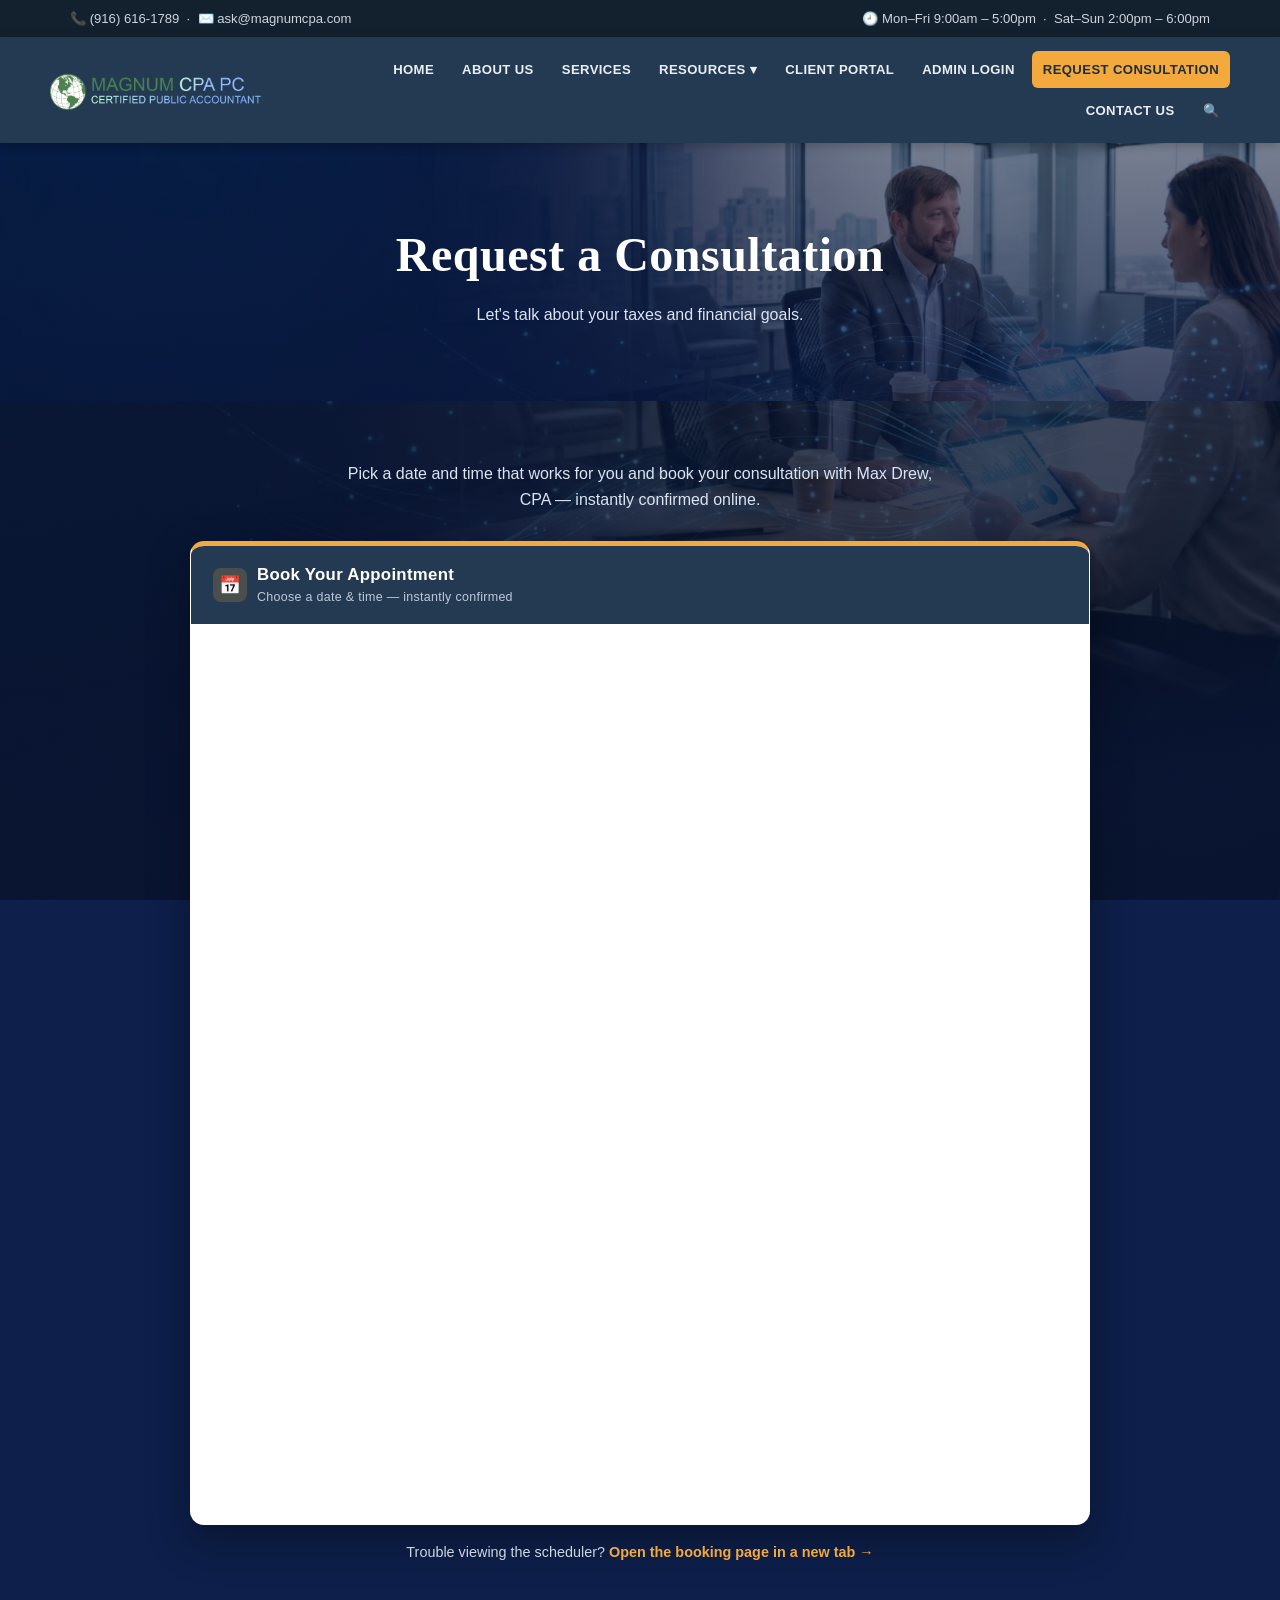
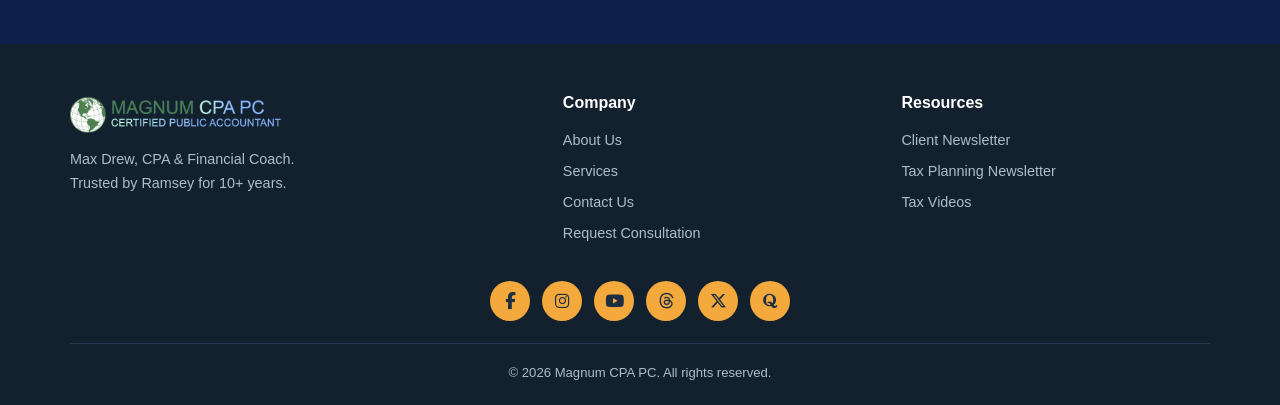
<file: request-consultation.html>
<!DOCTYPE html>
<html lang="en">
<head>
<meta charset="UTF-8">
<meta name="viewport" content="width=device-width, initial-scale=1.0">
<title>Request a Consultation — Magnum CPA PC</title>
<meta name="description" content="Request a free consultation with Magnum CPA PC — Max Drew, CPA. Tax planning, preparation, bookkeeping, and financial coaching.">
<link rel="stylesheet" href="site.css">
<style>
  .form-card{max-width:640px;margin:0 auto;background:#fff;color:var(--text);border-radius:14px;
    padding:30px;box-shadow:0 16px 40px rgba(0,0,0,.3);}
  .form-card .grid2{display:grid;grid-template-columns:1fr 1fr;gap:16px;}
  .fld{margin-bottom:16px;}
  .fld.full{grid-column:1 / -1;}
  .fld label{display:block;font-size:.8rem;font-weight:700;color:var(--navy);margin-bottom:6px;text-transform:uppercase;letter-spacing:.3px;}
  .fld input,.fld select,.fld textarea{width:100%;padding:11px 14px;border:1px solid var(--border);border-radius:8px;font-size:1rem;font-family:inherit;}
  .fld input:focus,.fld select:focus,.fld textarea:focus{outline:2px solid var(--gold);border-color:transparent;}
  .form-intro{text-align:center;color:#dbe4f5;max-width:620px;margin:0 auto 28px;}
  .schedule-embed{max-width:900px;margin:0 auto;background:#fff;border-radius:14px;overflow:hidden;
    box-shadow:0 16px 40px rgba(0,0,0,.35);border:1px solid rgba(255,255,255,.12);border-top:5px solid var(--gold);}
  .sched-head{background:var(--navy);color:#fff;font-weight:700;font-size:1.05rem;letter-spacing:.3px;
    padding:16px 22px;display:flex;align-items:center;gap:10px;}
  .sched-head .ic{width:34px;height:34px;border-radius:8px;background:rgba(244,169,60,.18);color:var(--gold);display:grid;place-items:center;font-size:1.1rem;}
  .sched-head small{display:block;font-weight:400;font-size:.78rem;color:#bccadb;}
  .schedule-embed iframe{display:block;width:100%;border:0;background:#fff;}
  @media(max-width:560px){.form-card .grid2{grid-template-columns:1fr;}}
</style>
</head>
<body>

<div class="topbar">
  <div class="container">
    <span>📞 (916) 616-1789 &nbsp;·&nbsp; ✉️ ask@magnumcpa.com</span>
    <span>🕘 Mon–Fri 9:00am – 5:00pm &nbsp;·&nbsp; Sat–Sun 2:00pm – 6:00pm</span>
  </div>
</div>

<header class="site-header">
  <div class="container nav-inner">
    <a href="index.html" class="brand">
      <svg class="globe" viewBox="0 0 100 100" aria-hidden="true">
        <defs><radialGradient id="gO" cx="40%" cy="34%" r="80%"><stop offset="0%" stop-color="#dcf0fb"/><stop offset="58%" stop-color="#a9d6f2"/><stop offset="100%" stop-color="#6db4e0"/></radialGradient><clipPath id="gC"><circle cx="50" cy="50" r="47"/></clipPath></defs>
        <circle cx="50" cy="50" r="47" fill="url(#gO)"/>
        <g clip-path="url(#gC)" fill="none" stroke="#fff" stroke-width="0.8" opacity=".35"><line x1="3" y1="32" x2="97" y2="32"/><line x1="3" y1="50" x2="97" y2="50"/><line x1="3" y1="68" x2="97" y2="68"/><line x1="50" y1="3" x2="50" y2="97"/><ellipse cx="50" cy="50" rx="20" ry="47"/><ellipse cx="50" cy="50" rx="37" ry="47"/></g>
        <g clip-path="url(#gC)"><path d="M28 18 C34 16 44 17 52 20 C60 22 70 24 74 30 C76 34 72 38 70 42 C72 46 70 52 64 56 C62 60 60 60 58 64 C57 68 55 66 54 62 C52 60 50 60 47 64 C44 70 42 78 38 82 C36 84 34 82 35 76 C36 70 34 64 32 58 C30 52 26 48 24 42 C22 36 22 28 25 22 C26 20 27 19 28 18 Z" fill="#5b9a3a" stroke="#467a2c" stroke-width="1"/><path d="M32 58 C30 52 26 48 24 42 C22 36 22 28 25 22" fill="none" stroke="#f4a93c" stroke-width="3.6" stroke-linecap="round"/><circle cx="24.5" cy="43" r="3.6" fill="#e8442b" stroke="#fff" stroke-width="1.3"/></g>
        <circle cx="50" cy="50" r="47" fill="none" stroke="#2f6d96" stroke-width="2"/>
      </svg>
      <span class="brand-text"><b>Magnum <span>CPA PC</span></b><small>CERTIFIED PUBLIC ACCOUNTANT</small></span>
    </a>
    <button class="nav-toggle" id="navToggle" aria-label="Toggle navigation" aria-expanded="false"><span></span><span></span><span></span></button>
    <nav class="main-nav" id="mainNav">
      <ul>
        <li><a href="index.html">Home</a></li>
        <li><a href="about.html">About Us</a></li>
        <li><a href="services.html">Services</a></li>
        <li class="has-sub">
          <a href="#" class="sub-toggle">Resources ▾</a>
          <ul class="submenu">
            <li><a href="client-newsletter.html">Client Newsletter</a></li>
            <li><a href="tax-planning-newsletter.html">Tax Planning Newsletter</a></li>
            <li><a href="tax-videos.html">Tax Videos</a></li>
          </ul>
        </li>
        <li><a href="client-portal.html" target="_blank" rel="noopener">Client Portal</a></li>
        <li><a href="admin-login.html" target="_blank" rel="noopener">Admin Login</a></li>
        <li><a href="request-consultation.html" class="active">Request Consultation</a></li>
        <li><a href="contact.html">Contact Us</a></li>
        <li class="search-li"><a href="#" class="search-btn" aria-label="Search the site">🔍</a></li>
      </ul>
    </nav>
  </div>
</header>

<section class="page-hero"><h1>Request a Consultation</h1><p>Let's talk about your taxes and financial goals.</p></section>

<section class="section">
  <div class="container">
    <p class="form-intro">Pick a date and time that works for you and book your consultation with Max Drew, CPA — instantly confirmed online.</p>
    <div class="schedule-embed">
      <div class="sched-head">
        <span class="ic">📅</span>
        <span>Book Your Appointment<small>Choose a date &amp; time — instantly confirmed</small></span>
      </div>
      <iframe src="https://magnumcpa.as.me/schedule/c78873bb/appointment/7960861?appointmentTypeIds%5B%5D=7960861"
              title="Schedule a consultation with Magnum CPA PC" width="100%" height="900" frameborder="0"></iframe>
    </div>
    <p style="text-align:center;color:#cdd6df;font-size:.9rem;margin-top:16px;">
      Trouble viewing the scheduler? <a href="https://magnumcpa.as.me/schedule/c78873bb/appointment/7960861?appointmentTypeIds%5B%5D=7960861" target="_blank" rel="noopener" style="color:var(--gold);font-weight:700;">Open the booking page in a new tab →</a>
    </p>
  </div>
</section>

<footer>
  <div class="container">
    <div class="foot-grid">
      <div>
        <div class="brand" style="margin-bottom:12px;"><svg class="globe" viewBox="0 0 100 100" aria-hidden="true"><defs><radialGradient id="gOf" cx="40%" cy="34%" r="80%"><stop offset="0%" stop-color="#dcf0fb"/><stop offset="58%" stop-color="#a9d6f2"/><stop offset="100%" stop-color="#6db4e0"/></radialGradient><clipPath id="gCf"><circle cx="50" cy="50" r="47"/></clipPath></defs><circle cx="50" cy="50" r="47" fill="url(#gOf)"/><g clip-path="url(#gCf)"><path d="M28 18 C34 16 44 17 52 20 C60 22 70 24 74 30 C76 34 72 38 70 42 C72 46 70 52 64 56 C62 60 60 60 58 64 C57 68 55 66 54 62 C52 60 50 60 47 64 C44 70 42 78 38 82 C36 84 34 82 35 76 C36 70 34 64 32 58 C30 52 26 48 24 42 C22 36 22 28 25 22 C26 20 27 19 28 18 Z" fill="#5b9a3a"/><circle cx="24.5" cy="43" r="3.6" fill="#e8442b" stroke="#fff" stroke-width="1.3"/></g><circle cx="50" cy="50" r="47" fill="none" stroke="#2f6d96" stroke-width="2"/></svg><span class="brand-text"><b>Magnum <span>CPA PC</span></b><small>CERTIFIED PUBLIC ACCOUNTANT</small></span></div>
        <p style="font-size:.9rem;">Max Drew, CPA &amp; Financial Coach.<br>Trusted by Ramsey for 10+ years.</p>
      </div>
      <div><h4>Company</h4><ul><li><a href="about.html">About Us</a></li><li><a href="services.html">Services</a></li><li><a href="contact.html">Contact Us</a></li><li><a href="request-consultation.html">Request Consultation</a></li></ul></div>
      <div><h4>Resources</h4><ul><li><a href="client-newsletter.html">Client Newsletter</a></li><li><a href="tax-planning-newsletter.html">Tax Planning Newsletter</a></li><li><a href="tax-videos.html">Tax Videos</a></li></ul></div>
    </div>
    <div class="foot-copy">© <span id="year"></span> Magnum CPA PC. All rights reserved.</div>
  </div>
</footer>

<script src="site.js"></script>
<script src="search.js"></script>
<script src="https://embed.acuityscheduling.com/js/embed.js" type="text/javascript"></script>
</body>
</html>
</file>
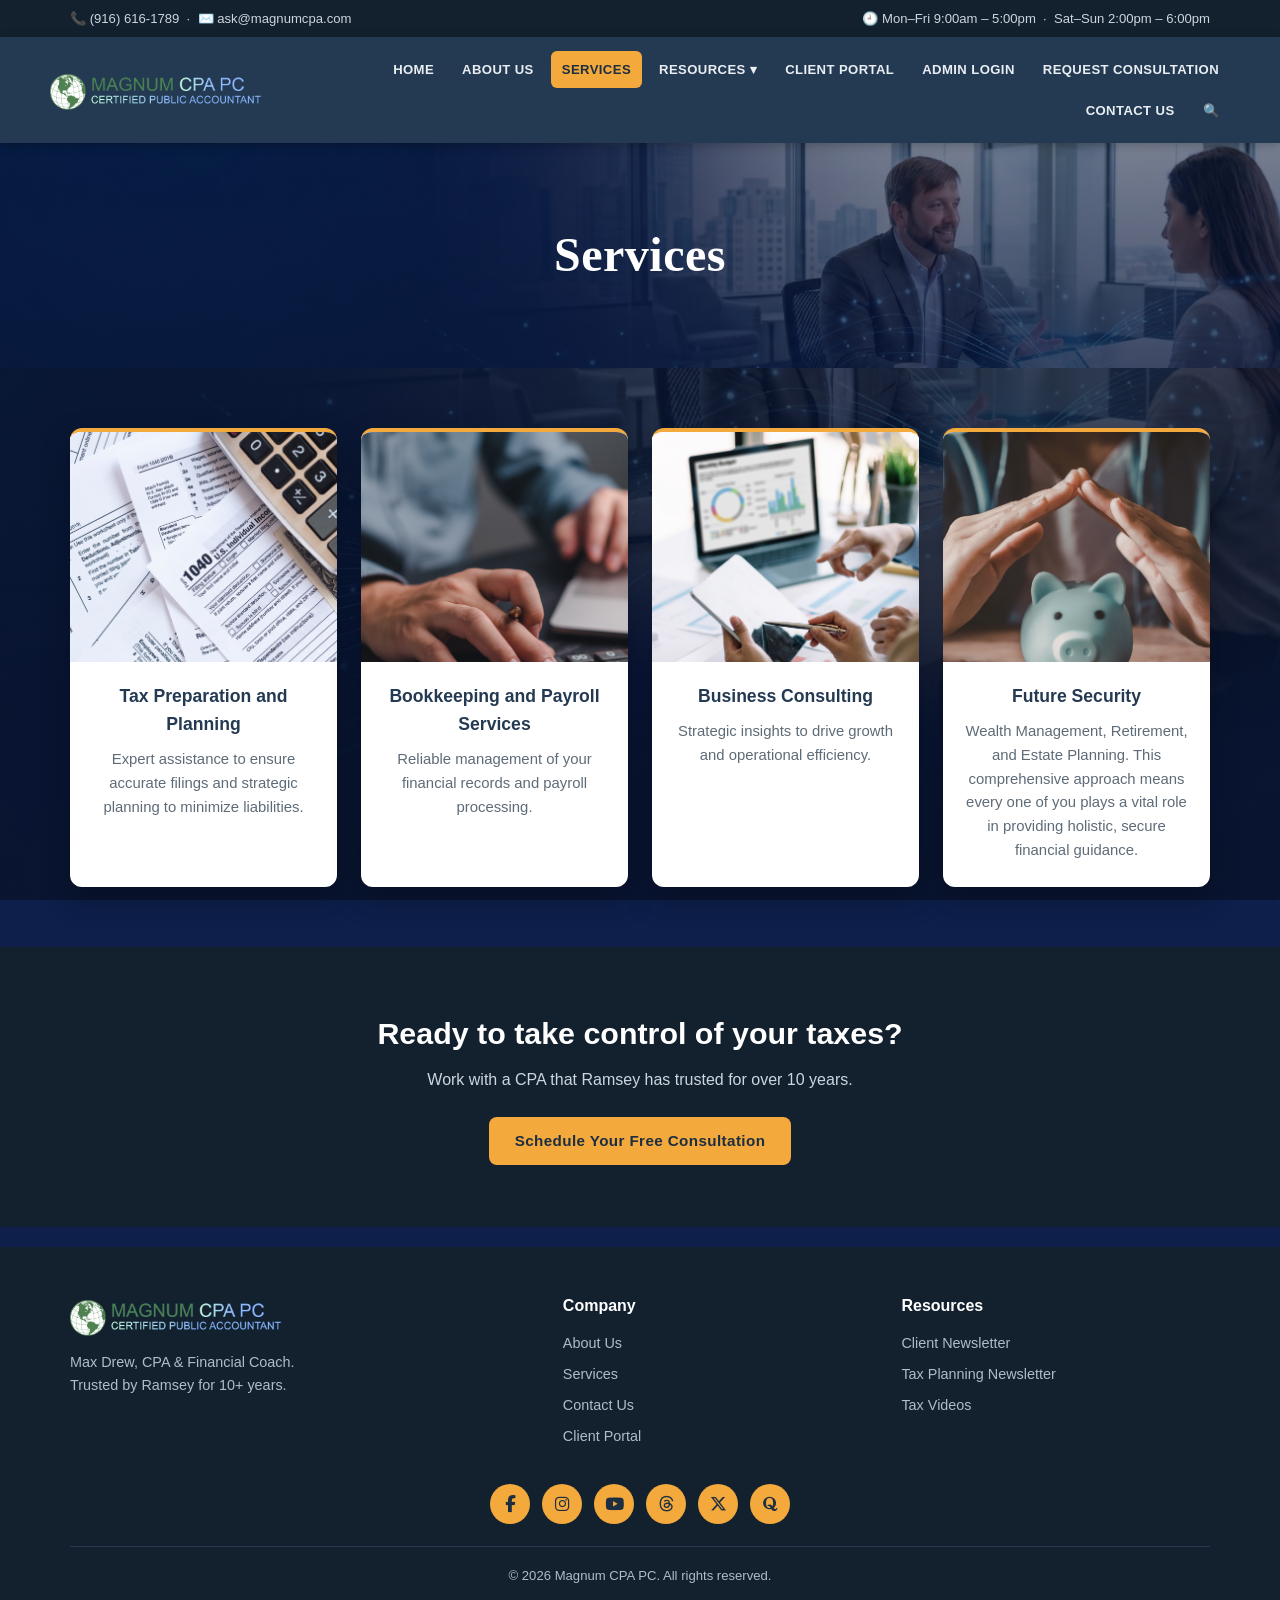
<file: services.html>
<!DOCTYPE html>
<html lang="en">
<head>
<meta charset="UTF-8">
<meta name="viewport" content="width=device-width, initial-scale=1.0">
<title>Services — Magnum CPA PC</title>
<meta name="description" content="Magnum CPA PC services: tax preparation and planning, bookkeeping and payroll, business consulting, and future security.">
<link rel="stylesheet" href="site.css">
</head>
<body>

<!-- top bar -->
<div class="topbar">
  <div class="container">
    <span>📞 (916) 616-1789 &nbsp;·&nbsp; ✉️ ask@magnumcpa.com</span>
    <span>🕘 Mon–Fri 9:00am – 5:00pm &nbsp;·&nbsp; Sat–Sun 2:00pm – 6:00pm</span>
  </div>
</div>

<!-- header -->
<header class="site-header">
  <div class="container nav-inner">
    <a href="index.html" class="brand">
      <svg class="globe" viewBox="0 0 100 100" aria-hidden="true">
        <defs><radialGradient id="gO" cx="40%" cy="34%" r="80%"><stop offset="0%" stop-color="#dcf0fb"/><stop offset="58%" stop-color="#a9d6f2"/><stop offset="100%" stop-color="#6db4e0"/></radialGradient><clipPath id="gC"><circle cx="50" cy="50" r="47"/></clipPath></defs>
        <circle cx="50" cy="50" r="47" fill="url(#gO)"/>
        <g clip-path="url(#gC)" fill="none" stroke="#fff" stroke-width="0.8" opacity=".35"><line x1="3" y1="32" x2="97" y2="32"/><line x1="3" y1="50" x2="97" y2="50"/><line x1="3" y1="68" x2="97" y2="68"/><line x1="50" y1="3" x2="50" y2="97"/><ellipse cx="50" cy="50" rx="20" ry="47"/><ellipse cx="50" cy="50" rx="37" ry="47"/></g>
        <g clip-path="url(#gC)"><path d="M28 18 C34 16 44 17 52 20 C60 22 70 24 74 30 C76 34 72 38 70 42 C72 46 70 52 64 56 C62 60 60 60 58 64 C57 68 55 66 54 62 C52 60 50 60 47 64 C44 70 42 78 38 82 C36 84 34 82 35 76 C36 70 34 64 32 58 C30 52 26 48 24 42 C22 36 22 28 25 22 C26 20 27 19 28 18 Z" fill="#5b9a3a" stroke="#467a2c" stroke-width="1"/><path d="M32 58 C30 52 26 48 24 42 C22 36 22 28 25 22" fill="none" stroke="#f4a93c" stroke-width="3.6" stroke-linecap="round"/><circle cx="24.5" cy="43" r="3.6" fill="#e8442b" stroke="#fff" stroke-width="1.3"/></g>
        <circle cx="50" cy="50" r="47" fill="none" stroke="#2f6d96" stroke-width="2"/>
      </svg>
      <span class="brand-text"><b>Magnum <span>CPA PC</span></b><small>CERTIFIED PUBLIC ACCOUNTANT</small></span>
    </a>
    <button class="nav-toggle" id="navToggle" aria-label="Toggle navigation" aria-expanded="false"><span></span><span></span><span></span></button>
    <nav class="main-nav" id="mainNav">
      <ul>
        <li><a href="index.html">Home</a></li>
        <li><a href="about.html">About Us</a></li>
        <li><a href="services.html" class="active">Services</a></li>
        <li class="has-sub">
          <a href="#" class="sub-toggle">Resources ▾</a>
          <ul class="submenu">
            <li><a href="client-newsletter.html">Client Newsletter</a></li>
            <li><a href="tax-planning-newsletter.html">Tax Planning Newsletter</a></li>
            <li><a href="tax-videos.html">Tax Videos</a></li>
          </ul>
        </li>
        <li><a href="client-portal.html" target="_blank" rel="noopener">Client Portal</a></li>
        <li><a href="admin-login.html" target="_blank" rel="noopener">Admin Login</a></li>
        <li><a href="request-consultation.html">Request Consultation</a></li>
        <li><a href="contact.html">Contact Us</a></li>
        <li class="search-li"><a href="#" class="search-btn" aria-label="Search the site">🔍</a></li>
      </ul>
    </nav>
  </div>
</header>

<!-- banner -->
<section class="page-hero"><h1>Services</h1></section>

<!-- services -->
<section class="section">
  <div class="container">
    <div class="svc-grid">
      <div class="svc-card">
        <div class="svc-img"><img src="images/Tax.png" alt="Tax Preparation and Planning"></div>
        <h3>Tax Preparation and Planning</h3>
        <p>Expert assistance to ensure accurate filings and strategic planning to minimize liabilities.</p>
      </div>
      <div class="svc-card">
        <div class="svc-img"><img src="images/BK%20%26%20Payroll.png" alt="Bookkeeping and Payroll Services"></div>
        <h3>Bookkeeping and Payroll Services</h3>
        <p>Reliable management of your financial records and payroll processing.</p>
      </div>
      <div class="svc-card">
        <div class="svc-img"><img src="images/Consulting.png" alt="Business Consulting"></div>
        <h3>Business Consulting</h3>
        <p>Strategic insights to drive growth and operational efficiency.</p>
      </div>
      <div class="svc-card">
        <div class="svc-img"><img src="images/Security.png" alt="Future Security"></div>
        <h3>Future Security</h3>
        <p>Wealth Management, Retirement, and Estate Planning. This comprehensive approach means every one of you plays a vital role in providing holistic, secure financial guidance.</p>
      </div>
    </div>
  </div>
</section>

<!-- ===== CTA band (Ready to take control) ===== -->
<section class="cta-band">
  <div class="container">
    <h2>Ready to take control of your taxes?</h2>
    <p>Work with a CPA that Ramsey has trusted for over 10 years.</p>
    <a href="request-consultation.html" class="btn">Schedule Your Free Consultation</a>
  </div>
</section>

<!-- footer -->
<footer>
  <div class="container">
    <div class="foot-grid">
      <div>
        <div class="brand" style="margin-bottom:12px;">
          <svg class="globe" viewBox="0 0 100 100" aria-hidden="true"><defs><radialGradient id="gOf" cx="40%" cy="34%" r="80%"><stop offset="0%" stop-color="#dcf0fb"/><stop offset="58%" stop-color="#a9d6f2"/><stop offset="100%" stop-color="#6db4e0"/></radialGradient><clipPath id="gCf"><circle cx="50" cy="50" r="47"/></clipPath></defs><circle cx="50" cy="50" r="47" fill="url(#gOf)"/><g clip-path="url(#gCf)"><path d="M28 18 C34 16 44 17 52 20 C60 22 70 24 74 30 C76 34 72 38 70 42 C72 46 70 52 64 56 C62 60 60 60 58 64 C57 68 55 66 54 62 C52 60 50 60 47 64 C44 70 42 78 38 82 C36 84 34 82 35 76 C36 70 34 64 32 58 C30 52 26 48 24 42 C22 36 22 28 25 22 C26 20 27 19 28 18 Z" fill="#5b9a3a"/><circle cx="24.5" cy="43" r="3.6" fill="#e8442b" stroke="#fff" stroke-width="1.3"/></g><circle cx="50" cy="50" r="47" fill="none" stroke="#2f6d96" stroke-width="2"/></svg>
          <span class="brand-text"><b>Magnum <span>CPA PC</span></b><small>CERTIFIED PUBLIC ACCOUNTANT</small></span>
        </div>
        <p style="font-size:.9rem;">Max Drew, CPA &amp; Financial Coach.<br>Trusted by Ramsey for 10+ years.</p>
      </div>
      <div><h4>Company</h4><ul><li><a href="about.html">About Us</a></li><li><a href="services.html">Services</a></li><li><a href="contact.html">Contact Us</a></li><li><a href="client-portal.html" target="_blank" rel="noopener">Client Portal</a></li></ul></div>
      <div><h4>Resources</h4><ul><li><a href="client-newsletter.html">Client Newsletter</a></li><li><a href="tax-planning-newsletter.html">Tax Planning Newsletter</a></li><li><a href="tax-videos.html">Tax Videos</a></li></ul></div>
    </div>
    <div class="foot-copy">© <span id="year"></span> Magnum CPA PC. All rights reserved.</div>
  </div>
</footer>

<script src="site.js"></script>
<script src="search.js"></script>
</body>
</html>
</file>
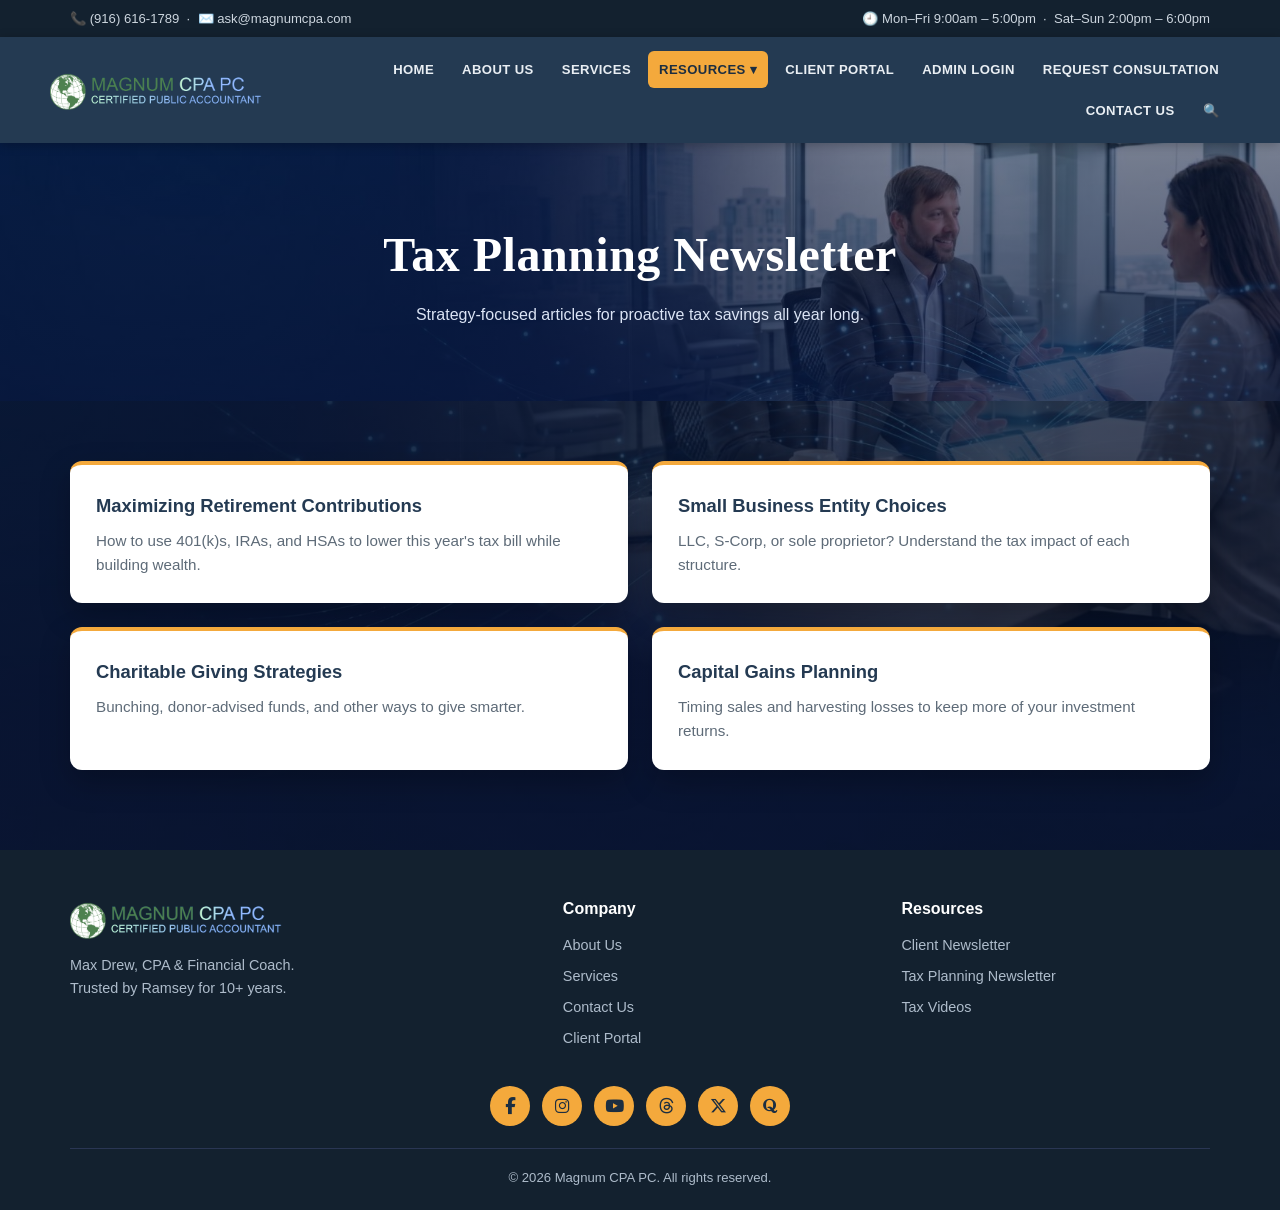
<file: tax-planning-newsletter.html>
<!DOCTYPE html>
<html lang="en">
<head>
<meta charset="UTF-8">
<meta name="viewport" content="width=device-width, initial-scale=1.0">
<title>Tax Planning Newsletter — Magnum CPA PC</title>
<link rel="stylesheet" href="site.css">
<style>
  .art-grid{display:grid;grid-template-columns:repeat(2,1fr);gap:24px;}
  .art-card{background:#fff;color:var(--text);border-radius:12px;padding:26px;box-shadow:0 12px 30px rgba(0,0,0,.25);border-top:4px solid var(--gold);}
  .art-card h3{color:var(--navy);font-size:1.15rem;margin-bottom:8px;}
  .art-card p{color:var(--muted);font-size:.95rem;}
  @media(max-width:860px){.art-grid{grid-template-columns:1fr;}}
</style>
</head>
<body>
<div class="topbar"><div class="container"><span>📞 (916) 616-1789 &nbsp;·&nbsp; ✉️ ask@magnumcpa.com</span><span>🕘 Mon–Fri 9:00am – 5:00pm &nbsp;·&nbsp; Sat–Sun 2:00pm – 6:00pm</span></div></div>
<header class="site-header">
  <div class="container nav-inner">
    <a href="index.html" class="brand">
      <svg class="globe" viewBox="0 0 100 100" aria-hidden="true"><defs><radialGradient id="gO" cx="40%" cy="34%" r="80%"><stop offset="0%" stop-color="#dcf0fb"/><stop offset="58%" stop-color="#a9d6f2"/><stop offset="100%" stop-color="#6db4e0"/></radialGradient><clipPath id="gC"><circle cx="50" cy="50" r="47"/></clipPath></defs><circle cx="50" cy="50" r="47" fill="url(#gO)"/><g clip-path="url(#gC)" fill="none" stroke="#fff" stroke-width="0.8" opacity=".35"><line x1="3" y1="32" x2="97" y2="32"/><line x1="3" y1="50" x2="97" y2="50"/><line x1="3" y1="68" x2="97" y2="68"/><line x1="50" y1="3" x2="50" y2="97"/><ellipse cx="50" cy="50" rx="20" ry="47"/><ellipse cx="50" cy="50" rx="37" ry="47"/></g><g clip-path="url(#gC)"><path d="M28 18 C34 16 44 17 52 20 C60 22 70 24 74 30 C76 34 72 38 70 42 C72 46 70 52 64 56 C62 60 60 60 58 64 C57 68 55 66 54 62 C52 60 50 60 47 64 C44 70 42 78 38 82 C36 84 34 82 35 76 C36 70 34 64 32 58 C30 52 26 48 24 42 C22 36 22 28 25 22 C26 20 27 19 28 18 Z" fill="#5b9a3a" stroke="#467a2c" stroke-width="1"/><path d="M32 58 C30 52 26 48 24 42 C22 36 22 28 25 22" fill="none" stroke="#f4a93c" stroke-width="3.6" stroke-linecap="round"/><circle cx="24.5" cy="43" r="3.6" fill="#e8442b" stroke="#fff" stroke-width="1.3"/></g><circle cx="50" cy="50" r="47" fill="none" stroke="#2f6d96" stroke-width="2"/></svg>
      <span class="brand-text"><b>Magnum <span>CPA PC</span></b><small>CERTIFIED PUBLIC ACCOUNTANT</small></span>
    </a>
    <button class="nav-toggle" id="navToggle" aria-label="Toggle navigation" aria-expanded="false"><span></span><span></span><span></span></button>
    <nav class="main-nav" id="mainNav">
      <ul>
        <li><a href="index.html">Home</a></li>
        <li><a href="about.html">About Us</a></li>
        <li><a href="services.html">Services</a></li>
        <li class="has-sub">
          <a href="#" class="sub-toggle active">Resources ▾</a>
          <ul class="submenu">
            <li><a href="client-newsletter.html">Client Newsletter</a></li>
            <li><a href="tax-planning-newsletter.html">Tax Planning Newsletter</a></li>
            <li><a href="tax-videos.html">Tax Videos</a></li>
          </ul>
        </li>
        <li><a href="client-portal.html" target="_blank" rel="noopener">Client Portal</a></li>
        <li><a href="admin-login.html" target="_blank" rel="noopener">Admin Login</a></li>
        <li><a href="request-consultation.html">Request Consultation</a></li>
        <li><a href="contact.html">Contact Us</a></li>
        <li class="search-li"><a href="#" class="search-btn" aria-label="Search the site">🔍</a></li>
      </ul>
    </nav>
  </div>
</header>

<section class="page-hero"><h1>Tax Planning Newsletter</h1><p>Strategy-focused articles for proactive tax savings all year long.</p></section>

<section class="section">
  <div class="container">
    <div class="art-grid">
      <div class="art-card"><h3>Maximizing Retirement Contributions</h3><p>How to use 401(k)s, IRAs, and HSAs to lower this year's tax bill while building wealth.</p></div>
      <div class="art-card"><h3>Small Business Entity Choices</h3><p>LLC, S-Corp, or sole proprietor? Understand the tax impact of each structure.</p></div>
      <div class="art-card"><h3>Charitable Giving Strategies</h3><p>Bunching, donor-advised funds, and other ways to give smarter.</p></div>
      <div class="art-card"><h3>Capital Gains Planning</h3><p>Timing sales and harvesting losses to keep more of your investment returns.</p></div>
    </div>
  </div>
</section>

<footer>
  <div class="container">
    <div class="foot-grid">
      <div>
        <div class="brand" style="margin-bottom:12px;"><svg class="globe" viewBox="0 0 100 100" aria-hidden="true"><defs><radialGradient id="gOf" cx="40%" cy="34%" r="80%"><stop offset="0%" stop-color="#dcf0fb"/><stop offset="58%" stop-color="#a9d6f2"/><stop offset="100%" stop-color="#6db4e0"/></radialGradient><clipPath id="gCf"><circle cx="50" cy="50" r="47"/></clipPath></defs><circle cx="50" cy="50" r="47" fill="url(#gOf)"/><g clip-path="url(#gCf)"><path d="M28 18 C34 16 44 17 52 20 C60 22 70 24 74 30 C76 34 72 38 70 42 C72 46 70 52 64 56 C62 60 60 60 58 64 C57 68 55 66 54 62 C52 60 50 60 47 64 C44 70 42 78 38 82 C36 84 34 82 35 76 C36 70 34 64 32 58 C30 52 26 48 24 42 C22 36 22 28 25 22 C26 20 27 19 28 18 Z" fill="#5b9a3a"/><circle cx="24.5" cy="43" r="3.6" fill="#e8442b" stroke="#fff" stroke-width="1.3"/></g><circle cx="50" cy="50" r="47" fill="none" stroke="#2f6d96" stroke-width="2"/></svg><span class="brand-text"><b>Magnum <span>CPA PC</span></b><small>CERTIFIED PUBLIC ACCOUNTANT</small></span></div>
        <p style="font-size:.9rem;">Max Drew, CPA &amp; Financial Coach.<br>Trusted by Ramsey for 10+ years.</p>
      </div>
      <div><h4>Company</h4><ul><li><a href="about.html">About Us</a></li><li><a href="services.html">Services</a></li><li><a href="contact.html">Contact Us</a></li><li><a href="client-portal.html" target="_blank" rel="noopener">Client Portal</a></li></ul></div>
      <div><h4>Resources</h4><ul><li><a href="client-newsletter.html">Client Newsletter</a></li><li><a href="tax-planning-newsletter.html">Tax Planning Newsletter</a></li><li><a href="tax-videos.html">Tax Videos</a></li></ul></div>
    </div>
    <div class="foot-copy">© <span id="year"></span> Magnum CPA PC. All rights reserved.</div>
  </div>
</footer>
<script src="site.js"></script>
<script src="search.js"></script>
</body>
</html>
</file>
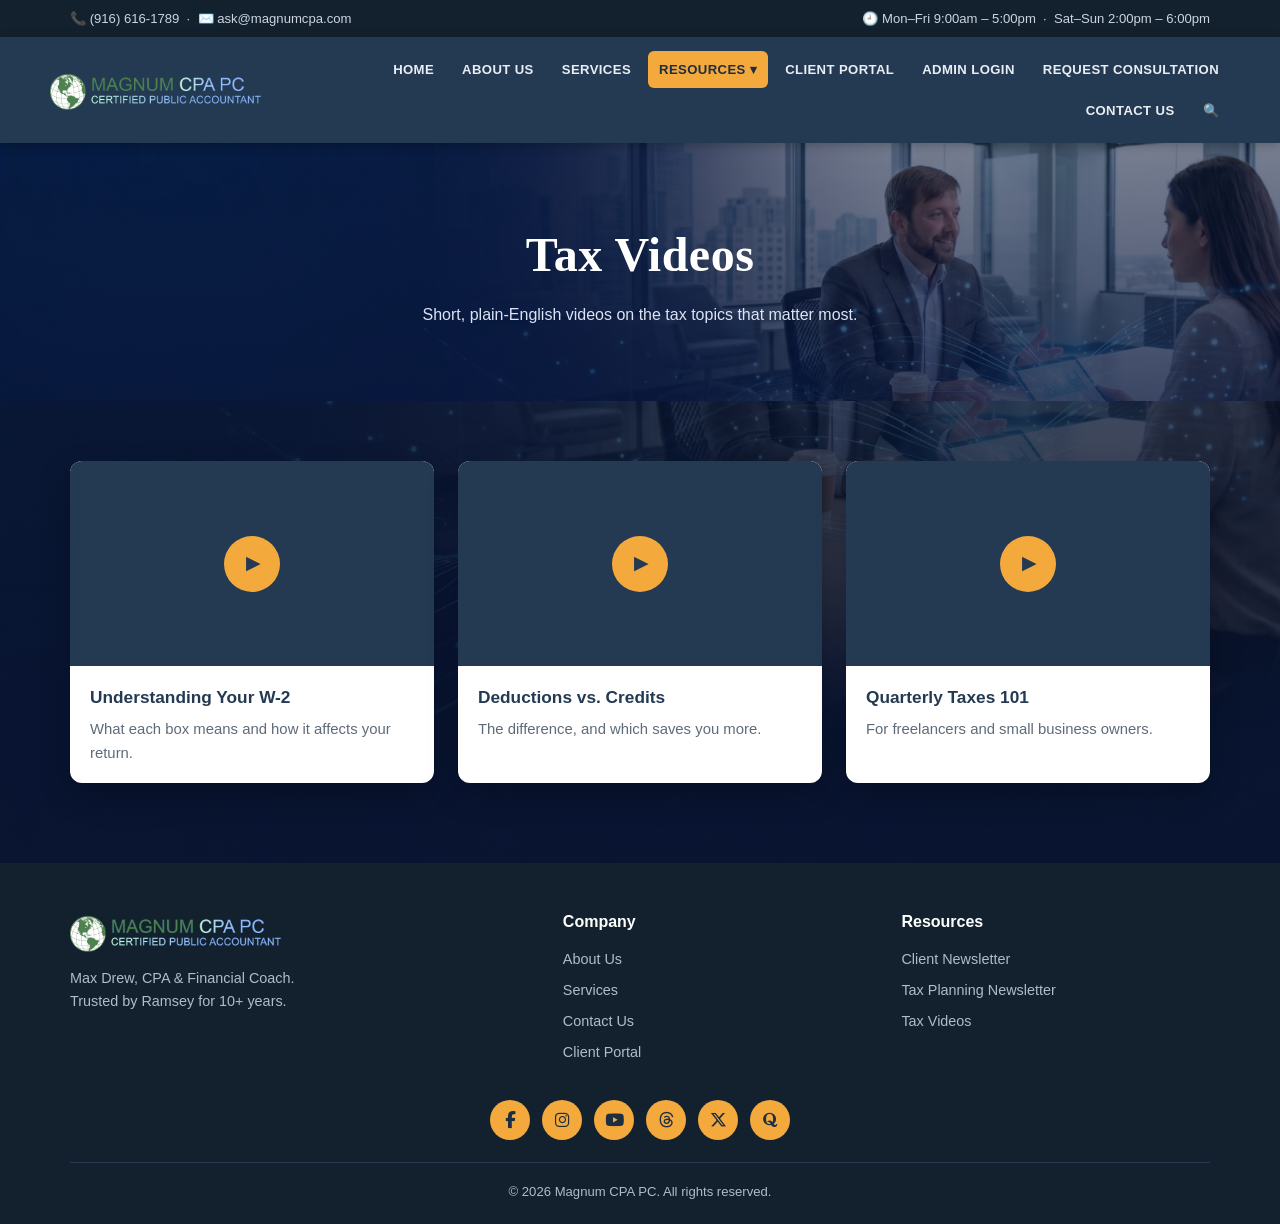
<file: tax-videos.html>
<!DOCTYPE html>
<html lang="en">
<head>
<meta charset="UTF-8">
<meta name="viewport" content="width=device-width, initial-scale=1.0">
<title>Tax Videos — Magnum CPA PC</title>
<link rel="stylesheet" href="site.css">
<style>
  .vid-grid{display:grid;grid-template-columns:repeat(3,1fr);gap:24px;}
  .vid-card{background:#fff;color:var(--text);border-radius:12px;overflow:hidden;box-shadow:0 12px 30px rgba(0,0,0,.25);}
  .vid-thumb{aspect-ratio:16/9;background:var(--navy);display:grid;place-items:center;}
  .vid-thumb .play{width:56px;height:56px;border-radius:50%;background:var(--gold);display:grid;place-items:center;color:var(--navy);font-size:1.2rem;}
  .vid-thumb .play:after{content:"▶";margin-left:3px;}
  .vid-card .body{padding:18px 20px;}
  .vid-card h3{color:var(--navy);font-size:1.08rem;margin-bottom:6px;}
  .vid-card p{color:var(--muted);font-size:.93rem;}
  @media(max-width:860px){.vid-grid{grid-template-columns:1fr;}}
</style>
</head>
<body>
<div class="topbar"><div class="container"><span>📞 (916) 616-1789 &nbsp;·&nbsp; ✉️ ask@magnumcpa.com</span><span>🕘 Mon–Fri 9:00am – 5:00pm &nbsp;·&nbsp; Sat–Sun 2:00pm – 6:00pm</span></div></div>
<header class="site-header">
  <div class="container nav-inner">
    <a href="index.html" class="brand">
      <svg class="globe" viewBox="0 0 100 100" aria-hidden="true"><defs><radialGradient id="gO" cx="40%" cy="34%" r="80%"><stop offset="0%" stop-color="#dcf0fb"/><stop offset="58%" stop-color="#a9d6f2"/><stop offset="100%" stop-color="#6db4e0"/></radialGradient><clipPath id="gC"><circle cx="50" cy="50" r="47"/></clipPath></defs><circle cx="50" cy="50" r="47" fill="url(#gO)"/><g clip-path="url(#gC)" fill="none" stroke="#fff" stroke-width="0.8" opacity=".35"><line x1="3" y1="32" x2="97" y2="32"/><line x1="3" y1="50" x2="97" y2="50"/><line x1="3" y1="68" x2="97" y2="68"/><line x1="50" y1="3" x2="50" y2="97"/><ellipse cx="50" cy="50" rx="20" ry="47"/><ellipse cx="50" cy="50" rx="37" ry="47"/></g><g clip-path="url(#gC)"><path d="M28 18 C34 16 44 17 52 20 C60 22 70 24 74 30 C76 34 72 38 70 42 C72 46 70 52 64 56 C62 60 60 60 58 64 C57 68 55 66 54 62 C52 60 50 60 47 64 C44 70 42 78 38 82 C36 84 34 82 35 76 C36 70 34 64 32 58 C30 52 26 48 24 42 C22 36 22 28 25 22 C26 20 27 19 28 18 Z" fill="#5b9a3a" stroke="#467a2c" stroke-width="1"/><path d="M32 58 C30 52 26 48 24 42 C22 36 22 28 25 22" fill="none" stroke="#f4a93c" stroke-width="3.6" stroke-linecap="round"/><circle cx="24.5" cy="43" r="3.6" fill="#e8442b" stroke="#fff" stroke-width="1.3"/></g><circle cx="50" cy="50" r="47" fill="none" stroke="#2f6d96" stroke-width="2"/></svg>
      <span class="brand-text"><b>Magnum <span>CPA PC</span></b><small>CERTIFIED PUBLIC ACCOUNTANT</small></span>
    </a>
    <button class="nav-toggle" id="navToggle" aria-label="Toggle navigation" aria-expanded="false"><span></span><span></span><span></span></button>
    <nav class="main-nav" id="mainNav">
      <ul>
        <li><a href="index.html">Home</a></li>
        <li><a href="about.html">About Us</a></li>
        <li><a href="services.html">Services</a></li>
        <li class="has-sub">
          <a href="#" class="sub-toggle active">Resources ▾</a>
          <ul class="submenu">
            <li><a href="client-newsletter.html">Client Newsletter</a></li>
            <li><a href="tax-planning-newsletter.html">Tax Planning Newsletter</a></li>
            <li><a href="tax-videos.html">Tax Videos</a></li>
          </ul>
        </li>
        <li><a href="client-portal.html" target="_blank" rel="noopener">Client Portal</a></li>
        <li><a href="admin-login.html" target="_blank" rel="noopener">Admin Login</a></li>
        <li><a href="request-consultation.html">Request Consultation</a></li>
        <li><a href="contact.html">Contact Us</a></li>
        <li class="search-li"><a href="#" class="search-btn" aria-label="Search the site">🔍</a></li>
      </ul>
    </nav>
  </div>
</header>

<section class="page-hero"><h1>Tax Videos</h1><p>Short, plain-English videos on the tax topics that matter most.</p></section>

<section class="section">
  <div class="container">
    <div class="vid-grid">
      <div class="vid-card"><div class="vid-thumb"><div class="play"></div></div><div class="body"><h3>Understanding Your W-2</h3><p>What each box means and how it affects your return.</p></div></div>
      <div class="vid-card"><div class="vid-thumb"><div class="play"></div></div><div class="body"><h3>Deductions vs. Credits</h3><p>The difference, and which saves you more.</p></div></div>
      <div class="vid-card"><div class="vid-thumb"><div class="play"></div></div><div class="body"><h3>Quarterly Taxes 101</h3><p>For freelancers and small business owners.</p></div></div>
    </div>
  </div>
</section>

<footer>
  <div class="container">
    <div class="foot-grid">
      <div>
        <div class="brand" style="margin-bottom:12px;"><svg class="globe" viewBox="0 0 100 100" aria-hidden="true"><defs><radialGradient id="gOf" cx="40%" cy="34%" r="80%"><stop offset="0%" stop-color="#dcf0fb"/><stop offset="58%" stop-color="#a9d6f2"/><stop offset="100%" stop-color="#6db4e0"/></radialGradient><clipPath id="gCf"><circle cx="50" cy="50" r="47"/></clipPath></defs><circle cx="50" cy="50" r="47" fill="url(#gOf)"/><g clip-path="url(#gCf)"><path d="M28 18 C34 16 44 17 52 20 C60 22 70 24 74 30 C76 34 72 38 70 42 C72 46 70 52 64 56 C62 60 60 60 58 64 C57 68 55 66 54 62 C52 60 50 60 47 64 C44 70 42 78 38 82 C36 84 34 82 35 76 C36 70 34 64 32 58 C30 52 26 48 24 42 C22 36 22 28 25 22 C26 20 27 19 28 18 Z" fill="#5b9a3a"/><circle cx="24.5" cy="43" r="3.6" fill="#e8442b" stroke="#fff" stroke-width="1.3"/></g><circle cx="50" cy="50" r="47" fill="none" stroke="#2f6d96" stroke-width="2"/></svg><span class="brand-text"><b>Magnum <span>CPA PC</span></b><small>CERTIFIED PUBLIC ACCOUNTANT</small></span></div>
        <p style="font-size:.9rem;">Max Drew, CPA &amp; Financial Coach.<br>Trusted by Ramsey for 10+ years.</p>
      </div>
      <div><h4>Company</h4><ul><li><a href="about.html">About Us</a></li><li><a href="services.html">Services</a></li><li><a href="contact.html">Contact Us</a></li><li><a href="client-portal.html" target="_blank" rel="noopener">Client Portal</a></li></ul></div>
      <div><h4>Resources</h4><ul><li><a href="client-newsletter.html">Client Newsletter</a></li><li><a href="tax-planning-newsletter.html">Tax Planning Newsletter</a></li><li><a href="tax-videos.html">Tax Videos</a></li></ul></div>
    </div>
    <div class="foot-copy">© <span id="year"></span> Magnum CPA PC. All rights reserved.</div>
  </div>
</footer>
<script src="site.js"></script>
<script src="search.js"></script>
</body>
</html>
</file>
<file: site.css>
/* ===== Magnum CPA — shared styles for subpages ===== */
:root{
  --navy:#243a52;--navy-dark:#1c2e41;--navy-3:#13212f;
  --gold:#f4a93c;--green:#7fae3a;--blue:#2f9fd6;
  --text:#2b2b2b;--muted:#5e6b78;--border:#e2e7ec;--radius:10px;--maxw:1180px;
}
*{box-sizing:border-box;margin:0;padding:0;}
html{scroll-behavior:smooth;}
body{
  font-family:-apple-system,BlinkMacSystemFont,"Segoe UI",Roboto,Helvetica,Arial,sans-serif;
  color:#eef2f7;line-height:1.6;-webkit-font-smoothing:antialiased;min-height:100vh;
  background:linear-gradient(rgba(9,20,46,.74),rgba(9,20,46,.82)),url('images/hero-bg.jpg');
  background-size:cover;background-position:right 28%;background-attachment:fixed;background-color:#0d1f4a;
}
img{max-width:100%;height:auto;display:block;}
a{color:inherit;text-decoration:none;}
.container{max-width:var(--maxw);margin:0 auto;padding:0 20px;}
.globe{width:40px;height:40px;flex:none;display:block;}

/* top bar */
.topbar{background:var(--navy-3);color:#cdd6df;font-size:.82rem;}
.topbar .container{display:flex;flex-wrap:wrap;gap:8px 22px;align-items:center;justify-content:space-between;padding:8px 20px;}

/* header / nav */
header.site-header{background:var(--navy);position:sticky;top:0;z-index:50;box-shadow:0 2px 10px rgba(0,0,0,.25);}
.nav-inner{display:flex;align-items:center;justify-content:space-between;padding:14px 0;gap:16px;}
.brand{display:flex;align-items:center;gap:12px;color:#fff;}
.brand .brand-text b{font-size:1.15rem;color:var(--green);font-weight:700;}
.brand .brand-text b span{color:#e9eef3;font-weight:600;}
.brand .brand-text small{display:block;font-size:.68rem;letter-spacing:.5px;color:#aebccb;}
/* logo image replaces the old svg + text */
.brand .globe,.brand .brand-text{display:none;}
.brand::before{content:"";display:block;width:230px;height:46px;background:url('images/MAGNUM%20CPA%20LOGO.png') left center/contain no-repeat;}
.nav-toggle{display:none;background:transparent;border:0;cursor:pointer;padding:8px;border-radius:6px;}
.nav-toggle span{display:block;width:24px;height:2px;background:#fff;margin:5px 0;transition:.3s;}
nav.main-nav > ul{list-style:none;display:flex;flex-wrap:wrap;gap:4px 6px;justify-content:flex-end;align-items:center;}
nav.main-nav a{color:#e9eef3;font-size:.82rem;font-weight:600;letter-spacing:.4px;padding:8px 11px;border-radius:6px;
  text-transform:uppercase;transition:background .2s,color .2s;white-space:nowrap;display:inline-block;}
nav.main-nav a:hover,nav.main-nav a.active{background:var(--gold);color:var(--navy-dark);}

/* dropdown */
.has-sub{position:relative;}
.submenu{position:absolute;top:100%;left:0;min-width:230px;background:var(--navy-dark);border-radius:8px;
  box-shadow:0 12px 30px rgba(0,0,0,.35);padding:6px;display:none;flex-direction:column;gap:2px;z-index:60;list-style:none;}
.has-sub:hover .submenu{display:flex;}
.submenu li{width:100%;}
.submenu a{display:block;text-align:left;border-radius:5px;}

/* page banner */
.page-hero{position:relative;background:url('images/hero-bg.jpg') right 28%/cover no-repeat;color:#fff;
  text-align:center;padding:74px 20px;overflow:hidden;}
.page-hero::before{content:"";position:absolute;inset:0;background:linear-gradient(180deg,rgba(8,22,58,.55),rgba(8,22,58,.78));}
.page-hero h1{position:relative;z-index:2;font-family:Georgia,'Times New Roman',serif;font-size:3rem;font-weight:700;letter-spacing:.5px;}
.page-hero p{position:relative;z-index:2;color:#dbe4f5;margin-top:8px;}

/* sections */
.section{padding:60px 0;}
.section-head{text-align:center;max-width:760px;margin:0 auto 40px;}
.section-head .kicker{color:var(--gold);font-weight:700;letter-spacing:2px;text-transform:uppercase;font-size:.78rem;}
.section-head h2{font-size:2rem;color:#fff;margin:8px 0 10px;}
.section-head p{color:#c7d2e2;}

/* generic card */
.panel{background:#fff;color:var(--text);border-radius:14px;box-shadow:0 14px 40px rgba(0,0,0,.28);}

/* services */
.svc-grid{display:grid;grid-template-columns:repeat(4,1fr);gap:24px;}
.svc-card{background:#fff;color:var(--text);border-radius:12px;padding:0 0 24px;overflow:hidden;
  box-shadow:0 12px 30px rgba(0,0,0,.25);border-top:4px solid var(--gold);transition:transform .2s,box-shadow .2s;}
.svc-card:hover{transform:translateY(-5px);box-shadow:0 18px 40px rgba(0,0,0,.35);}
.svc-img{height:230px;background:#eef1f5;display:grid;place-items:center;color:var(--navy);font-size:2.6rem;overflow:hidden;}
.svc-img img{max-width:100%;max-height:100%;width:auto;height:auto;object-fit:contain;display:block;margin:0 auto;}
.svc-card h3{color:var(--navy);font-size:1.1rem;text-align:center;margin:20px 18px 10px;}
.svc-card p{color:var(--muted);font-size:.93rem;text-align:center;margin:0 20px;}

/* about */
.about-intro{display:grid;grid-template-columns:0.9fr 1.1fr;gap:40px;align-items:center;}
.about-intro img{border-radius:14px;box-shadow:0 16px 40px rgba(0,0,0,.4);width:100%;}
.about-intro .txt p{color:#dbe4f5;font-size:1.08rem;margin-bottom:16px;}
.about-intro .txt .firm{font-size:1.15rem;color:#fff;}
.adv-grid{display:grid;grid-template-columns:repeat(3,1fr);gap:26px;margin-top:10px;}
.adv-card{background:#fff;color:var(--text);border-radius:14px;padding:26px;text-align:center;box-shadow:0 12px 30px rgba(0,0,0,.25);}
.adv-card .badge-img{height:120px;display:grid;place-items:center;margin-bottom:16px;}
.adv-card .badge-img img{max-height:120px;width:auto;}
.adv-card h3{color:var(--navy);font-size:1.15rem;margin-bottom:10px;}
.adv-card p{color:var(--muted);font-size:.95rem;}

/* contact */
.contact-wrap{display:grid;grid-template-columns:auto 1fr;gap:30px;align-items:center;}
.contact-photo{max-width:380px;border-radius:6px;}
.contact-info .line{font-size:1.15rem;color:#eef2f7;margin-bottom:18px;}
.contact-info .line b{color:#fff;}
.find{margin-top:46px;display:grid;grid-template-columns:1fr 1fr;gap:30px;align-items:start;}
.find h3{font-size:1.4rem;color:#fff;margin-bottom:10px;}
.find .addr{color:#dbe4f5;font-size:1.05rem;}
.find iframe{width:100%;height:260px;border:0;border-radius:12px;box-shadow:0 12px 30px rgba(0,0,0,.3);}

/* buttons */
.btn{display:inline-block;background:var(--gold);color:var(--navy-dark);font-weight:700;padding:12px 26px;border-radius:8px;
  border:0;cursor:pointer;letter-spacing:.4px;font-size:.95rem;transition:transform .15s,box-shadow .2s;}
.btn:hover{transform:translateY(-2px);box-shadow:0 8px 20px rgba(244,169,60,.4);}
.btn.outline{background:transparent;border:2px solid #fff;color:#fff;}

/* client reviews slideshow */
.reviews{position:relative;max-width:820px;margin:0 auto;}
.review-viewport{overflow:hidden;border-radius:14px;box-shadow:0 16px 40px rgba(0,0,0,.3);}
.review-track{display:flex;transition:transform .45s ease;}
.review{min-width:100%;box-sizing:border-box;background:#fff;color:var(--text);padding:36px 40px;}
.review .stars{color:var(--gold);font-size:1.15rem;letter-spacing:2px;margin-bottom:10px;}
.review h4{color:var(--navy);font-size:1.18rem;margin-bottom:12px;}
.review p{color:#3c4757;font-size:.97rem;line-height:1.7;}
.rev-nav{position:absolute;top:50%;transform:translateY(-50%);width:44px;height:44px;border-radius:50%;border:0;
  background:var(--gold);color:var(--navy-dark);font-size:1.4rem;line-height:1;cursor:pointer;z-index:2;box-shadow:0 6px 16px rgba(0,0,0,.3);}
.rev-nav:hover{filter:brightness(1.05);}
.rev-nav.prev{left:-16px;}.rev-nav.next{right:-16px;}
.rev-dots{display:flex;gap:8px;justify-content:center;margin-top:18px;}
.rev-dots button{width:11px;height:11px;border-radius:50%;border:0;background:rgba(255,255,255,.45);cursor:pointer;padding:0;}
.rev-dots button.active{background:var(--gold);}
@media(max-width:560px){.rev-nav.prev{left:4px;}.rev-nav.next{right:4px;}.review{padding:26px 22px;}}

/* search */
.search-li a{font-size:1.05rem;}
.search-overlay{position:fixed;inset:0;background:rgba(8,18,40,.78);display:none;z-index:200;padding:84px 16px 16px;}
.search-overlay.open{display:block;}
.search-box{max-width:640px;margin:0 auto;background:#fff;border-radius:14px;overflow:hidden;box-shadow:0 30px 70px rgba(0,0,0,.5);}
.search-top{display:flex;align-items:center;gap:10px;padding:14px 18px;border-bottom:1px solid var(--border);}
.search-ic{font-size:1.2rem;}
.search-top input{flex:1;border:0;outline:none;font-size:1.1rem;color:#222;font-family:inherit;background:transparent;}
.search-close{background:transparent;border:0;font-size:1.7rem;line-height:1;cursor:pointer;color:var(--muted);padding:0 4px;}
.search-results{max-height:62vh;overflow:auto;}
.search-results a{display:block;padding:14px 18px;border-bottom:1px solid #eef1f5;color:var(--navy);}
.search-results a:hover{background:#f4f6f8;}
.search-results a b{display:block;font-size:1rem;}
.search-results a span{font-size:.86rem;color:var(--muted);}
.search-none{padding:20px 18px;color:var(--muted);}

/* CTA band */
.cta-band{background:var(--navy-3);color:#fff;text-align:center;padding:62px 0;}
.cta-band h2{font-size:1.9rem;margin-bottom:10px;}
.cta-band p{color:#cdd6df;margin-bottom:24px;}

/* footer */
footer{background:var(--navy-3);color:#aebccb;padding:46px 0 22px;margin-top:20px;}
.foot-grid{display:grid;grid-template-columns:1.5fr 1fr 1fr;gap:30px;margin-bottom:28px;}
footer h4{color:#fff;font-size:1rem;margin-bottom:13px;}
footer ul{list-style:none;}
footer li{margin-bottom:8px;font-size:.9rem;}
footer a:hover{color:var(--gold);}
footer .brand .brand-text b{color:#fff;}
footer .brand .brand-text b span{color:var(--gold);}
.social{display:flex;gap:12px;justify-content:center;margin:6px 0 22px;}
.social a{width:40px;height:40px;border-radius:50%;background:var(--gold);color:var(--navy-dark);display:grid;place-items:center;font-size:1.05rem;transition:transform .15s,filter .2s;}
.social a:hover{transform:translateY(-3px);filter:brightness(1.06);}
.foot-copy{border-top:1px solid #2a3654;padding-top:18px;font-size:.82rem;text-align:center;}

/* responsive */
@media (max-width:980px){
  .svc-grid{grid-template-columns:repeat(2,1fr);}
  .foot-grid{grid-template-columns:1fr 1fr;}
}
@media (max-width:980px){
  body{background-attachment:scroll;}
  .nav-toggle{display:block;}
  nav.main-nav{position:absolute;top:100%;left:0;right:0;background:var(--navy-dark);max-height:0;overflow:hidden;transition:max-height .35s ease;}
  nav.main-nav.open{max-height:760px;overflow:auto;}
  nav.main-nav > ul{flex-direction:column;gap:0;padding:8px 0;align-items:stretch;}
  nav.main-nav li{width:100%;}
  nav.main-nav a{display:block;padding:13px 24px;border-radius:0;border-bottom:1px solid #2f4a66;text-align:left;}
  .submenu{position:static;display:none;box-shadow:none;background:#0f2236;padding:0;min-width:0;}
  .has-sub.open .submenu{display:flex;}
  .submenu a{padding-left:40px;}
  .page-hero h1{font-size:2.1rem;}
  .about-intro,.contact-wrap,.find{grid-template-columns:1fr;}
  .contact-photo{max-width:300px;margin:0 auto;}
  .adv-grid{grid-template-columns:1fr;}
}
@media (max-width:600px){
  .container{padding:0 16px;}
  .topbar .container{justify-content:center;text-align:center;gap:2px 14px;font-size:.74rem;padding:7px 14px;}
  .svc-grid{grid-template-columns:1fr;}
  .foot-grid{grid-template-columns:1fr;}
  .page-hero{padding:54px 16px;}
  .page-hero h1{font-size:1.7rem;}
  .section{padding:46px 0;}
  .section-head{margin-bottom:30px;}
  .section-head h2{font-size:1.6rem;}
  .brand::before{width:180px;height:40px;}
  .review h4{font-size:1.05rem;}
  .find iframe{height:230px;}
}
</file>
